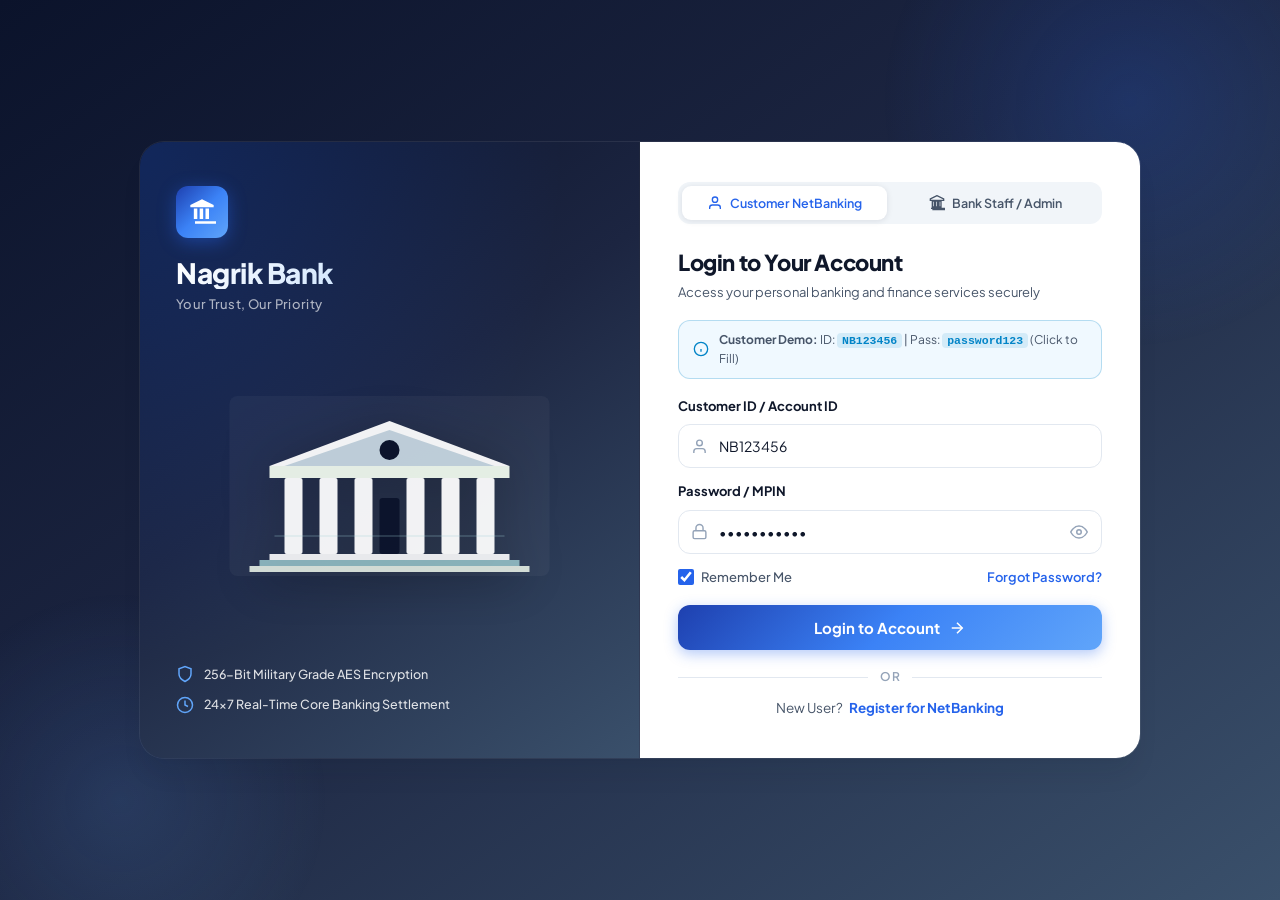
<file: Banking and Personal Finance Management System/index.html>
﻿<!DOCTYPE html>
<html lang="en">
<head>
    <meta charset="UTF-8">
    <meta name="viewport" content="width=device-width, initial-scale=1.0">
    <title>Nagrik Bank - Secure NetBanking Login</title>
    <link rel="stylesheet" href="member_1.css">
</head>
<body id="login-view" class="login-body">

    <div class="login-wrapper">
        <div class="login-split-card">
            <!-- Left Branding & Security Panel -->
            <div class="login-brand-side">
                <div class="brand-side-top">
                    <div class="login-logo-pill">
                        <!-- Temple / Pillar Bank Icon -->
                        <svg viewBox="0 0 24 24" fill="currentColor">
                            <path d="M12 1L2 6v2h20V6L12 1zm-7 8v9h3V9H5zm5 0v9h3V9h-3zm5 0v9h3V9h-3zm-9 11v2h18v-2H3z"/>
                        </svg>
                    </div>
                    <h1 class="login-bank-title">Nagrik Bank</h1>
                    <p class="login-bank-motto">Your Trust, Our Priority</p>
                </div>

                <!-- Neoclassical Architectural Building Graphic -->
                <div class="login-arch-visual">
                    <svg class="bank-facade-vector" viewBox="0 0 320 180" fill="none" xmlns="http://www.w3.org/2000/svg">
                        <rect width="320" height="180" rx="8" fill="rgba(255,255,255,0.04)"/>
                        <path d="M20 170 H300 V176 H20 Z" fill="#F1FAEE" opacity="0.9"/>
                        <path d="M30 164 H290 V170 H30 Z" fill="#A8DADC" opacity="0.8"/>
                        <path d="M40 158 H280 V164 H40 Z" fill="#FFFFFF" opacity="0.95"/>
                        <polygon points="160,25 40,70 280,70" fill="#FFFFFF"/>
                        <polygon points="160,34 55,70 265,70" fill="#457B9D" opacity="0.3"/>
                        <circle cx="160" cy="54" r="10" fill="#0B132B"/>
                        <rect x="40" y="70" width="240" height="12" fill="#F1FAEE"/>
                        <rect x="55" y="82" width="18" height="76" rx="2" fill="#FFFFFF"/>
                        <rect x="90" y="82" width="18" height="76" rx="2" fill="#FFFFFF"/>
                        <rect x="125" y="82" width="18" height="76" rx="2" fill="#FFFFFF"/>
                        <rect x="150" y="102" width="20" height="56" rx="3" fill="#0B132B"/>
                        <rect x="177" y="82" width="18" height="76" rx="2" fill="#FFFFFF"/>
                        <rect x="212" y="82" width="18" height="76" rx="2" fill="#FFFFFF"/>
                        <rect x="247" y="82" width="18" height="76" rx="2" fill="#FFFFFF"/>
                        <line x1="45" y1="140" x2="275" y2="140" stroke="#A8DADC" stroke-width="1" opacity="0.4"/>
                    </svg>
                </div>

                <!-- Trust Points -->
                <div class="login-trust-points">
                    <div class="trust-item">
                        <svg viewBox="0 0 24 24" fill="none" stroke="currentColor" stroke-width="2"><path d="M12 22s8-4 8-10V5l-8-3-8 3v7c0 6 8 10 8 10z"/></svg>
                        <span>256-Bit Military Grade AES Encryption</span>
                    </div>
                    <div class="trust-item">
                        <svg viewBox="0 0 24 24" fill="none" stroke="currentColor" stroke-width="2"><circle cx="12" cy="12" r="10"/><polyline points="12 6 12 12 16 14"/></svg>
                        <span>24x7 Real-Time Core Banking Settlement</span>
                    </div>
                </div>
            </div>

            <!-- Right Login Form Panel -->
            <div class="login-form-side">
                <!-- Role Selector Tabs: Customer vs Bank Staff / Admin -->
                <div class="auth-role-tabs" id="auth-role-tabs">
                    <button type="button" class="role-tab-btn active" id="tab-role-customer" data-role="customer">
                        <svg viewBox="0 0 24 24" fill="none" stroke="currentColor" stroke-width="2" width="16" height="16"><path d="M20 21v-2a4 4 0 0 0-4-4H8a4 4 0 0 0-4 4v2"></path><circle cx="12" cy="7" r="4"></circle></svg>
                        <span>Customer NetBanking</span>
                    </button>
                    <button type="button" class="role-tab-btn" id="tab-role-admin" data-role="admin">
                        <svg viewBox="0 0 24 24" fill="none" stroke="currentColor" stroke-width="2" width="16" height="16"><path d="M12 1L2 6v2h20V6L12 1zm-7 8v9h3V9H5zm5 0v9h3V9h-3zm5 0v9h3V9h-3zm-9 11v2h18v-2H3z"/></svg>
                        <span>Bank Staff / Admin</span>
                    </button>
                </div>

                <div class="login-form-header">
                    <h2 class="login-form-heading" id="login-heading-text">Login to Your Account</h2>
                    <p class="login-form-subtext" id="login-subtext">Access your personal banking and finance services securely</p>
                </div>

                <!-- One-click Demo Pills for both roles -->
                <div class="demo-quick-box" id="btn-fill-demo" title="Click to autofill demo credentials">
                    <svg viewBox="0 0 24 24" fill="none" stroke="currentColor" stroke-width="2" width="16" height="16"><circle cx="12" cy="12" r="10"></circle><line x1="12" y1="16" x2="12" y2="12"></line><line x1="12" y1="8" x2="12.01" y2="8"></line></svg>
                    <span id="demo-banner-text"><strong>Customer Demo:</strong> ID: <code>NB123456</code> | Pass: <code>password123</code> (Click to Fill)</span>
                </div>

                <!-- Main Login Form -->
                <form id="netbanking-login-form" class="auth-form">
                    <input type="hidden" id="login-selected-role" value="customer">

                    <div class="form-group">
                        <label class="form-label" id="lbl-login-id" for="login-customer-id">Customer ID / Account ID</label>
                        <div class="input-with-icon-wrap">
                            <svg class="input-icon" id="login-id-icon" viewBox="0 0 24 24" fill="none" stroke="currentColor" stroke-width="2">
                                <path d="M20 21v-2a4 4 0 0 0-4-4H8a4 4 0 0 0-4 4v2"/>
                                <circle cx="12" cy="7" r="4"/>
                            </svg>
                            <input type="text" class="form-input icon-input" id="login-customer-id" placeholder="Enter Customer ID (e.g. NB123456)" value="NB123456" required>
                        </div>
                    </div>

                    <div class="form-group">
                        <label class="form-label" for="login-password">Password / MPIN</label>
                        <div class="input-with-icon-wrap">
                            <svg class="input-icon" viewBox="0 0 24 24" fill="none" stroke="currentColor" stroke-width="2">
                                <rect x="3" y="11" width="18" height="11" rx="2" ry="2"/>
                                <path d="M7 11V7a5 5 0 0 1 10 0v4"/>
                            </svg>
                            <input type="password" class="form-input icon-input" id="login-password" placeholder="Enter your password" value="password123" required>
                            <button type="button" class="btn-toggle-password" id="btn-toggle-pwd" title="Show/Hide Password">
                                <svg id="pwd-eye-icon" viewBox="0 0 24 24" fill="none" stroke="currentColor" stroke-width="2" width="18" height="18">
                                    <path d="M1 12s4-8 11-8 11 8 11 8-4 8-11 8-11-8-11-8z"></path>
                                    <circle cx="12" cy="12" r="3"></circle>
                                </svg>
                            </button>
                        </div>
                    </div>

                    <div class="auth-row-options">
                        <label class="custom-checkbox-label">
                            <input type="checkbox" id="login-remember-me" checked>
                            <span>Remember Me</span>
                        </label>
                        <a href="javascript:void(0)" class="auth-link" id="link-forgot-pwd">Forgot Password?</a>
                    </div>

                    <button type="submit" class="btn-auth-submit" id="btn-login-submit">
                        <span id="btn-submit-text">Login to Account</span>
                        <svg viewBox="0 0 24 24" fill="none" stroke="currentColor" stroke-width="2" width="18" height="18"><line x1="5" y1="12" x2="19" y2="12"></line><polyline points="12 5 19 12 12 19"></polyline></svg>
                    </button>
                </form>

                <div class="auth-divider" id="auth-divider-box">
                    <span>OR</span>
                </div>

                <div class="auth-footer-prompt" id="auth-register-prompt">
                    <span>New User?</span>
                    <a href="javascript:void(0)" class="auth-link-bold" id="link-register-user">Register for NetBanking</a>
                </div>
            </div>
        </div>
    </div>

    <!-- Forgot Password Modal -->
    <div class="modal-backdrop" id="forgot-password-modal">
        <div class="modal-box">
            <div class="modal-header">
                <h3 class="modal-title">Reset NetBanking Password</h3>
                <button class="modal-close" onclick="closeModal('forgot-password-modal')">&times;</button>
            </div>
            <form id="forgot-password-form">
                <div class="modal-body">
                    <p style="font-size:13px; color:var(--text-secondary); margin-bottom:16px;">
                        Enter your registered Customer ID or Phone Number to receive a 6-digit OTP code for password recovery.
                    </p>
                    <div class="form-group">
                        <label class="form-label">Customer ID or Mobile Number</label>
                        <input type="text" class="form-input" id="forgot-user-input" placeholder="NB123456 or +91 98765 43210" required>
                    </div>
                </div>
                <div class="modal-footer">
                    <button type="button" class="btn-secondary" onclick="closeModal('forgot-password-modal')">Cancel</button>
                    <button type="submit" class="btn-primary">Send OTP Code</button>
                </div>
            </form>
        </div>
    </div>

    <!-- Register Modal -->
    <div class="modal-backdrop" id="register-user-modal">
        <div class="modal-box">
            <div class="modal-header">
                <h3 class="modal-title">New User Registration</h3>
                <button class="modal-close" onclick="closeModal('register-user-modal')">&times;</button>
            </div>
            <form id="register-user-form">
                <div class="modal-body">
                    <div class="form-group">
                        <label class="form-label">12-Digit Account Number</label>
                        <input type="text" class="form-input" id="reg-acc-num" placeholder="458289204582" required>
                    </div>
                    <div class="form-group">
                        <label class="form-label">Registered Mobile Number</label>
                        <input type="tel" class="form-input" id="reg-mobile" placeholder="+91 98765 43210" required>
                    </div>
                    <div class="form-group">
                        <label class="form-label">Full Name</label>
                        <input type="text" class="form-input" id="reg-name" placeholder="Rohit Saraswat" required>
                    </div>
                    <div class="form-group">
                        <label class="form-label">Create NetBanking Password</label>
                        <input type="password" class="form-input" id="reg-password" placeholder="At least 8 characters" required>
                    </div>
                </div>
                <div class="modal-footer">
                    <button type="button" class="btn-secondary" onclick="closeModal('register-user-modal')">Cancel</button>
                    <button type="submit" class="btn-primary">Proceed to Registration</button>
                </div>
            </form>
        </div>
    </div>

    <!-- Toast Notifications Container -->
    <div class="toast-container" id="toast-container"></div>

    <script src="member_1.js"></script>
</body>
</html>
</file>
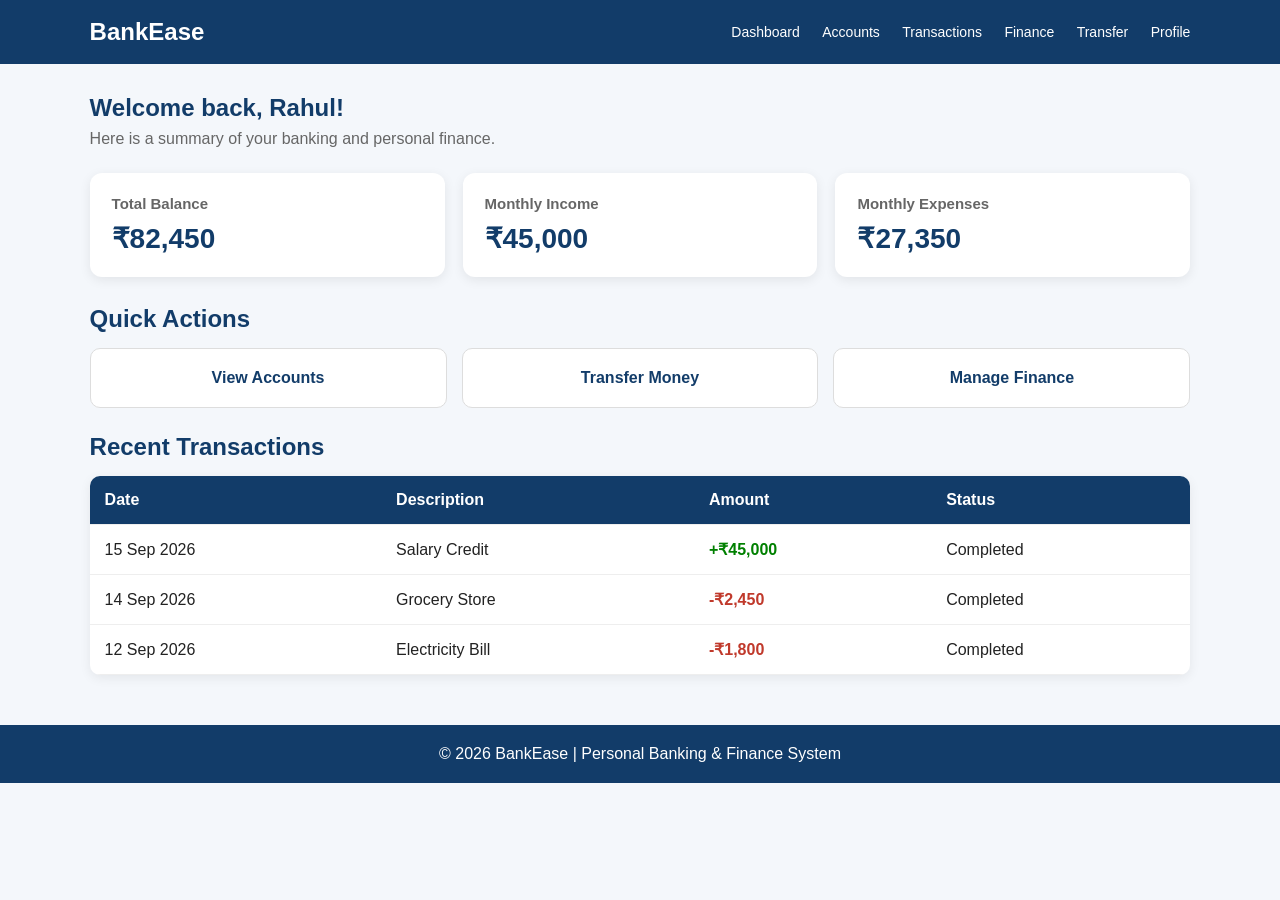
<file: Banking and Persional Finance Management/Member 1/index.html>
<!DOCTYPE html>
<html lang="en">
<head>
    <meta charset="UTF-8">
    <meta name="viewport" content="width=device-width, initial-scale=1.0">
    <title>BankEase - Dashboard</title>
    <link rel="stylesheet" href="member_1.css">
</head>
<body>
<header>
    <div class="logo">BankEase</div>
    <nav>
        <a href="../Member 1/index.html">Dashboard</a>
        <a href="../Member 1/accounts.html">Accounts</a>
        <a href="../Member 2/transactions.html">Transactions</a>
        <a href="../Member 3/finance.html">Finance</a>
        <a href="../Member 4/transfer.html">Transfer</a>
        <a href="../Member 4/profile.html">Profile</a>
    </nav>
</header>

<main class="container">
    <section class="welcome">
        <h1>Welcome back, Rahul!</h1>
        <p>Here is a summary of your banking and personal finance.</p>
    </section>

    <section class="cards">
        <div class="card">
            <h3>Total Balance</h3>
            <div class="amount">₹82,450</div>
        </div>
        <div class="card">
            <h3>Monthly Income</h3>
            <div class="amount">₹45,000</div>
        </div>
        <div class="card">
            <h3>Monthly Expenses</h3>
            <div class="amount">₹27,350</div>
        </div>
    </section>

    <h2 class="section-title">Quick Actions</h2>
    <section class="quick-actions">
        <a class="action" href="../Member 1/accounts.html">View Accounts</a>
        <a class="action" href="../Member 4/transfer.html">Transfer Money</a>
        <a class="action" href="../Member 3/finance.html">Manage Finance</a>
    </section>

    <h2 class="section-title">Recent Transactions</h2>
    <table>
        <tr>
            <th>Date</th>
            <th>Description</th>
            <th>Amount</th>
            <th>Status</th>
        </tr>
        <tr>
            <td>15 Sep 2026</td>
            <td>Salary Credit</td>
            <td class="credit">+₹45,000</td>
            <td>Completed</td>
        </tr>
        <tr>
            <td>14 Sep 2026</td>
            <td>Grocery Store</td>
            <td class="debit">-₹2,450</td>
            <td>Completed</td>
        </tr>
        <tr>
            <td>12 Sep 2026</td>
            <td>Electricity Bill</td>
            <td class="debit">-₹1,800</td>
            <td>Completed</td>
        </tr>
    </table>
</main>

<footer>© 2026 BankEase | Personal Banking & Finance System</footer>
</body>
</html>
</file>
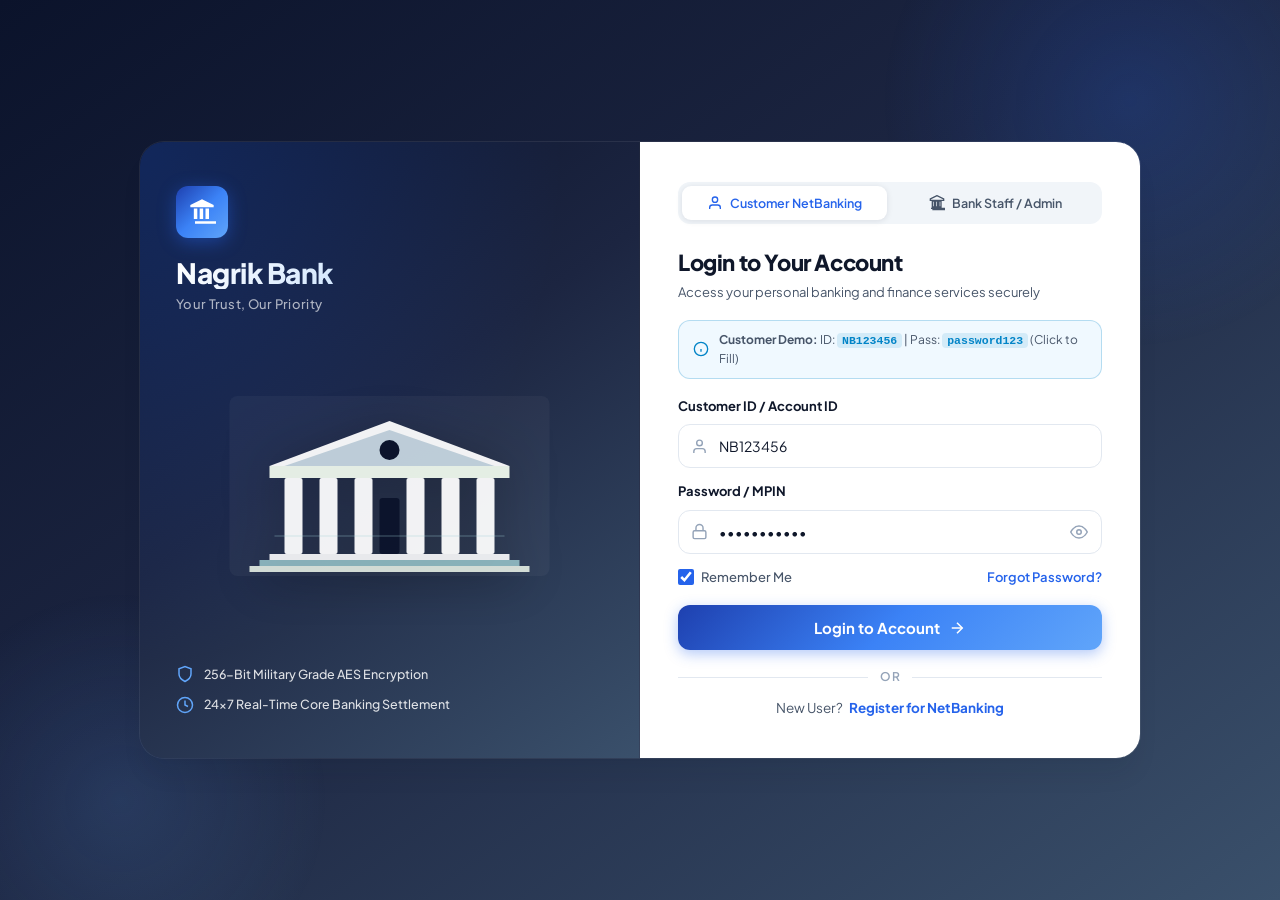
<file: Banking and Personal Finance Management System/accounts.html>
<!DOCTYPE html>
<html lang="en">

<head>
    <meta charset="UTF-8">
    <meta name="viewport" content="width=device-width, initial-scale=1.0">
    <title>NAGRIK BANK - Accounts & Digital Vaults</title>
    <link rel="stylesheet" href="member_1.css">
</head>

<body id="accounts-view">

    <!-- ================= TOP NAVIGATION HEADER ================= -->
    <header class="bank-header">
        <div class="header-container">
                <a href="dashboard.html" class="brand-wrapper">
                    <div class="brand-icon-box">
                        <svg viewBox="0 0 24 24" fill="none" stroke="currentColor" stroke-width="2.2"
                            stroke-linecap="round" stroke-linejoin="round">
                            <rect x="3" y="11" width="18" height="11" rx="2" ry="2"></rect>
                            <path d="M7 11V7a5 5 0 0 1 10 0v4"></path>
                        </svg>
                    </div>
                    <div class="brand-text">
                        <span class="brand-name">NAGRIK BANK</span>
                        <span class="brand-tagline">Premier Digital Bank</span>
                    </div>
                </a>

                <nav class="main-nav">
                        <a href="dashboard.html" class="nav-link">
                            <svg viewBox="0 0 24 24" fill="none" stroke="currentColor" stroke-width="2">
                                <path d="M3 9l9-7 9 7v11a2 2 0 0 1-2 2H5a2 2 0 0 1-2-2z"></path>
                                <polyline points="9 22 9 12 15 12 15 22"></polyline>
                            </svg>
                            Dashboard
                        </a>
                        <a href="accounts.html" class="nav-link active">
                            <svg viewBox="0 0 24 24" fill="none" stroke="currentColor" stroke-width="2">
                                <rect x="2" y="5" width="20" height="14" rx="2"></rect>
                                <line x1="2" y1="10" x2="22" y2="10"></line>
                            </svg>
                            Accounts
                        </a>
                        <a href="transactions.html" class="nav-link">
                            <svg viewBox="0 0 24 24" fill="none" stroke="currentColor" stroke-width="2">
                                <line x1="12" y1="1" x2="12" y2="23"></line>
                                <path d="M17 5H9.5a3.5 3.5 0 0 0 0 7h5a3.5 3.5 0 0 1 0 7H6"></path>
                            </svg>
                            Transactions
                        </a>
                        <a href="finance.html" class="nav-link">
                            <svg viewBox="0 0 24 24" fill="none" stroke="currentColor" stroke-width="2">
                                <path d="M21.21 15.89A10 10 0 1 1 8 2.83"></path>
                                <path d="M22 12A10 10 0 0 0 12 2v10z"></path>
                            </svg>
                            Finance
                        </a>
                        <a href="transfer.html" class="nav-link">
                            <svg viewBox="0 0 24 24" fill="none" stroke="currentColor" stroke-width="2">
                                <line x1="22" y1="2" x2="11" y2="13"></line>
                                <polygon points="22 2 15 22 11 13 2 9 22 2"></polygon>
                            </svg>
                            Transfer
                        </a>
                        <a href="profile.html" class="nav-link">
                            <svg viewBox="0 0 24 24" fill="none" stroke="currentColor" stroke-width="2">
                                <path d="M20 21v-2a4 4 0 0 0-4-4H8a4 4 0 0 0-4 4v2"></path>
                                <circle cx="12" cy="7" r="4"></circle>
                            </svg>
                            Profile
                        </a>
                </nav>

                <div class="header-actions">
                    <button class="btn-icon" id="theme-toggle-btn" title="Toggle Light/Dark Theme">
                        <svg viewBox="0 0 24 24" fill="none" stroke="currentColor" stroke-width="2">
                            <path d="M21 12.79A9 9 0 1 1 11.21 3 7 7 0 0 0 21 12.79z"></path>
                        </svg>
                    </button>
                    <a href="profile.html" class="user-profile-badge">
                        <div class="avatar-circle">RS</div>
                        <div class="user-name-role">
                            <span class="badge-name">Rohit Saraswat</span>
                            <span class="badge-status">● Verified</span>
                        </div>
                    </a>
                    <a href="index.html" class="btn-logout-nav" id="btn-logout-nav" title="Logout from Nagrik Bank">
                        <svg viewBox="0 0 24 24" fill="none" stroke="currentColor" stroke-width="2" width="16"
                            height="16">
                            <path d="M9 21H5a2 2 0 0 1-2-2V5a2 2 0 0 1 2-2h4"></path>
                            <polyline points="16 17 21 12 16 7"></polyline>
                            <line x1="21" y1="12" x2="9" y2="12"></line>
                        </svg>
                        <span>Logout</span>
                    </a>
                </div>
        </div>
    </header>

    <main class="main-wrapper">
        <!-- Page Header & Action -->
        <div class="accounts-page-header">
            <div>
                <h1 style="font-size:26px; font-weight:800; color:var(--text-primary); margin-bottom:4px;">My Accounts
                    &amp; Vaults</h1>
                <p style="color:var(--text-secondary); font-size:14px;">Manage your savings accounts, current accounts,
                    and high-interest fixed deposit vaults.</p>
            </div>
            <button class="btn-primary" id="btn-open-new-account">
                <svg width="16" height="16" viewBox="0 0 24 24" fill="none" stroke="currentColor" stroke-width="2.5">
                    <line x1="12" y1="5" x2="12" y2="19"></line>
                    <line x1="5" y1="12" x2="19" y2="12"></line>
                </svg>
                Open New Sub-Account
            </button>
        </div>

        <!-- Accounts Summary Strip -->
        <section class="metric-grid" style="grid-template-columns: repeat(3, 1fr); margin-bottom:28px;">
            <div class="metric-card">
                <span class="metric-title">Total Liquid Funds</span>
                <div class="metric-value" id="summary-liquid-balance" style="color:var(--brand-blue); margin:8px 0;">
                    ₹0.00</div>
                <span style="font-size:12px; color:var(--text-muted);">Savings + Current Accounts</span>
            </div>
            <div class="metric-card">
                <span class="metric-title">Locked Wealth Vaults</span>
                <div class="metric-value" id="summary-fd-balance" style="color:var(--warning); margin:8px 0;">₹0.00
                </div>
                <span style="font-size:12px; color:var(--text-muted);">Fixed Deposits (7.15% APY)</span>
            </div>
            <div class="metric-card">
                <span class="metric-title">Total Combined Networth</span>
                <div class="metric-value" id="summary-total-networth" style="color:var(--success); margin:8px 0;">₹0.00
                </div>
                <span style="font-size:12px; color:var(--text-muted);">FDIC/DICGC Insured up to ₹5,00,000</span>
            </div>
        </section>

        <!-- Account Cards Grid -->
        <div class="account-cards-grid" id="accounts-cards-grid">
            <!-- Rendered dynamically via member_1.js -->
        </div>

        <!-- Detailed Account Ledger & Information Table -->
        <div class="card-panel">
            <div class="panel-header">
                <h2 class="panel-title">
                    <svg width="20" height="20" viewBox="0 0 24 24" fill="none" stroke="currentColor" stroke-width="2">
                        <path d="M14 2H6a2 2 0 0 0-2 2v16a2 2 0 0 0 2 2h12a2 2 0 0 0 2-2V8z"></path>
                        <polyline points="14 2 14 8 20 8"></polyline>
                        <line x1="16" y1="13" x2="8" y2="13"></line>
                        <line x1="16" y1="17" x2="8" y2="17"></line>
                        <polyline points="10 9 9 9 8 9"></polyline>
                    </svg>
                    Account Directory &amp; Compliance Summary
                </h2>
                <button class="btn-secondary" onclick="window.print()" style="font-size:12px; padding:6px 12px;">
                    <svg width="14" height="14" viewBox="0 0 24 24" fill="none" stroke="currentColor" stroke-width="2">
                        <polyline points="6 9 6 2 18 2 18 9"></polyline>
                        <path d="M6 18H4a2 2 0 0 1-2-2v-5a2 2 0 0 1 2-2h16a2 2 0 0 1 2 2v5a2 2 0 0 1-2 2h-2"></path>
                        <rect x="6" y="14" width="12" height="8"></rect>
                    </svg> Print Account Certificate
                </button>
            </div>

            <div class="table-responsive">
                <table class="bank-table">
                    <thead>
                        <tr>
                            <th>Account Name &amp; Label</th>
                            <th>Type</th>
                            <th>Full Account Number</th>
                            <th>Available Balance</th>
                            <th>Interest / Yield</th>
                            <th>Operational Status</th>
                        </tr>
                    </thead>
                    <tbody id="accounts-comparison-tbody">
                        <!-- Populated via member_1.js -->
                    </tbody>
                </table>
            </div>
        </div>
    </main>

    <!-- ================= MODALS ================= -->

    <!-- Open New Account Modal -->
    <div class="modal-backdrop" id="open-account-modal">
        <div class="modal-box">
            <div class="modal-header">
                <h3 class="modal-title">Open New Bank Account</h3>
                <button class="modal-close" onclick="closeModal('open-account-modal')">&times;</button>
            </div>
            <form id="open-account-form">
                <div class="modal-body">
                    <div class="form-group">
                        <label class="form-label">Account Type</label>
                        <select class="form-select" id="new-acc-type" required>
                            <option value="Savings">Savings Account (4.25% p.a.)</option>
                            <option value="Current">Current Account (Business zero-balance)</option>
                            <option value="Fixed Deposit">Fixed Deposit Wealth Vault (7.10% p.a.)</option>
                        </select>
                    </div>
                    <div class="form-group">
                        <label class="form-label">Account Nickname</label>
                        <input type="text" class="form-input" id="new-acc-name"
                            placeholder="e.g. Vacation Vault, Tax Saver" required>
                    </div>
                    <div class="form-group">
                        <label class="form-label">Initial Opening Deposit (₹)</label>
                        <input type="number" class="form-input" id="new-acc-deposit" placeholder="e.g. 5000" min="0"
                            step="100">
                    </div>
                    <p style="font-size:12px; color:var(--text-muted);">New sub-accounts are activated instantly with
                        zero opening fees and paperless e-KYC.</p>
                </div>
                <div class="modal-footer">
                    <button type="button" class="btn-secondary"
                        onclick="closeModal('open-account-modal')">Cancel</button>
                    <button type="submit" class="btn-primary">Create Account</button>
                </div>
            </form>
        </div>
    </div>

    <!-- Account Direct Deposit Modal -->
    <div class="modal-backdrop" id="account-deposit-modal">
        <div class="modal-box">
            <div class="modal-header">
                <h3 class="modal-title">Deposit to Account</h3>
                <button class="modal-close" onclick="closeModal('account-deposit-modal')">&times;</button>
            </div>
            <form id="account-deposit-form">
                <input type="hidden" id="acc-deposit-id">
                <div class="modal-body">
                    <div id="acc-deposit-name-label"
                        style="font-weight:700; color:var(--brand-blue); margin-bottom:14px; font-size:15px;"></div>
                    <div class="form-group">
                        <label class="form-label">Deposit Amount (₹)</label>
                        <input type="number" class="form-input" id="acc-deposit-amount" placeholder="e.g. 10000"
                            min="100" step="100" required>
                    </div>
                    <div class="form-group">
                        <label class="form-label">Note / Remark</label>
                        <input type="text" class="form-input" id="acc-deposit-note"
                            placeholder="Direct deposit reference">
                    </div>
                </div>
                <div class="modal-footer">
                    <button type="button" class="btn-secondary"
                        onclick="closeModal('account-deposit-modal')">Cancel</button>
                    <button type="submit" class="btn-primary">Deposit Now</button>
                </div>
            </form>
        </div>
    </div>

    <!-- ================= FOOTER ================= -->
    <footer class="bank-footer">
        <div class="footer-container">
            <div>
                <strong>© 2026 NAGRIK BANK Digital Banking.</strong> All rights reserved. 256-bit SSL secured.
            </div>
            <nav class="footer-nav">
                <a href="dashboard.html">Dashboard</a>
                <a href="accounts.html">Accounts</a>
                <a href="transactions.html">Transactions</a>
                <a href="finance.html">Finance</a>
                <a href="transfer.html">Transfer</a>
                <a href="profile.html">Profile</a>
            </nav>
        </div>
    </footer>

    <!-- Scripts -->
    <script src="member_1.js"></script>
</body>

</html>
</file>
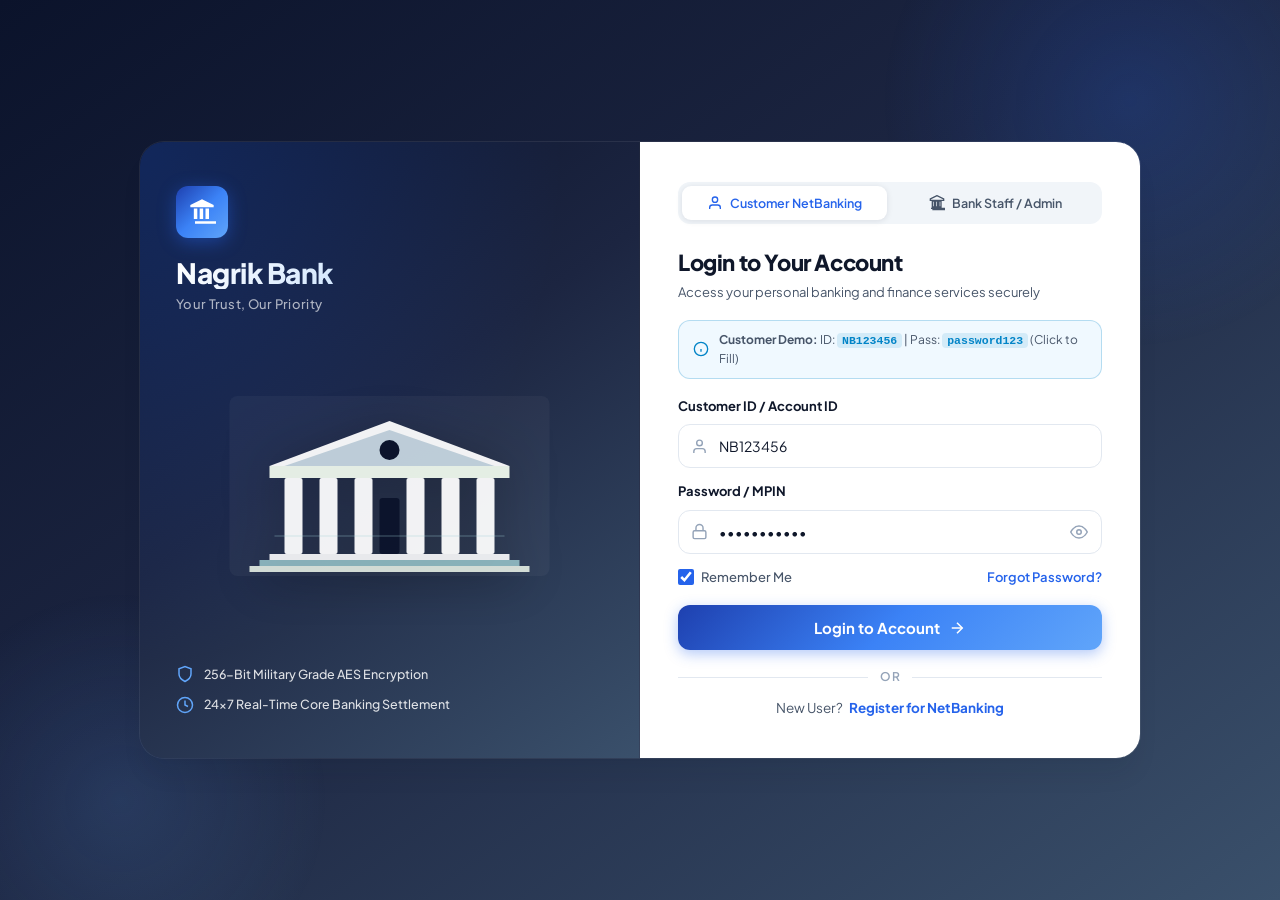
<file: Banking and Personal Finance Management System/admin.html>
<!DOCTYPE html>
<html lang="en">
<head>
    <meta charset="UTF-8">
    <meta name="viewport" content="width=device-width, initial-scale=1.0">
    <title>Nagrik Bank - CBS Admin & Branch Operations Portal</title>
    <link rel="stylesheet" href="member_1.css">
</head>
<body id="admin-view" class="admin-portal-body">

    <!-- ================= TOP ADMIN NAVIGATION HEADER ================= -->
    <header class="bank-header admin-header">
        <div class="header-container admin-header-container">
            <a href="admin.html" class="brand-wrapper">
                <div class="brand-icon-box admin-brand-icon">
                    <svg viewBox="0 0 24 24" fill="currentColor">
                        <path d="M12 1L2 6v2h20V6L12 1zm-7 8v9h3V9H5zm5 0v9h3V9h-3zm5 0v9h3V9h-3zm-9 11v2h18v-2H3z"/>
                    </svg>
                </div>
                <div class="brand-text">
                    <span class="brand-name">NAGRIK BANK</span>
                    <span class="brand-tagline admin-tagline">CBS Staff Terminal • Branch #0402 (Civil Lines)</span>
                </div>
            </a>

            <!-- Admin Main Navigation Tabs -->
            <nav class="main-nav admin-nav">
                <button type="button" class="admin-nav-btn active" data-target="panel-overview">
                    <svg viewBox="0 0 24 24" fill="none" stroke="currentColor" stroke-width="2"><path d="M3 9l9-7 9 7v11a2 2 0 0 1-2 2H5a2 2 0 0 1-2-2z"></path><polyline points="9 22 9 12 15 12 15 22"></polyline></svg>
                    <span>Branch Overview</span>
                </button>
                <button type="button" class="admin-nav-btn" data-target="panel-customers">
                    <svg viewBox="0 0 24 24" fill="none" stroke="currentColor" stroke-width="2"><path d="M17 21v-2a4 4 0 0 0-4-4H5a4 4 0 0 0-4 4v2"></path><circle cx="9" cy="7" r="4"></circle><path d="M23 21v-2a4 4 0 0 0-3-3.87"></path><path d="M16 3.13a4 4 0 0 1 0 7.75"></path></svg>
                    <span>Customer Accounts</span>
                </button>
                <button type="button" class="admin-nav-btn" data-target="panel-teller">
                    <svg viewBox="0 0 24 24" fill="none" stroke="currentColor" stroke-width="2"><rect x="2" y="4" width="20" height="16" rx="2"></rect><line x1="12" y1="8" x2="12" y2="16"></line><line x1="8" y1="12" x2="16" y2="12"></line></svg>
                    <span>Cashier &amp; Counter Desk</span>
                </button>
                <button type="button" class="admin-nav-btn" data-target="panel-loans">
                    <svg viewBox="0 0 24 24" fill="none" stroke="currentColor" stroke-width="2"><path d="M14 2H6a2 2 0 0 0-2 2v16a2 2 0 0 0 2 2h12a2 2 0 0 0 2-2V8z"></path><polyline points="14 2 14 8 20 8"></polyline><line x1="16" y1="13" x2="8" y2="13"></line><line x1="16" y1="17" x2="8" y2="17"></line><polyline points="10 9 9 9 8 9"></polyline></svg>
                    <span>Loan Desk <span class="admin-pill-badge" id="pending-loan-badge">2</span></span>
                </button>
                <button type="button" class="admin-nav-btn" data-target="panel-audit">
                    <svg viewBox="0 0 24 24" fill="none" stroke="currentColor" stroke-width="2"><path d="M12 22s8-4 8-10V5l-8-3-8 3v7c0 6 8 10 8 10z"></path></svg>
                    <span>Surveillance &amp; Audit</span>
                </button>
                <button type="button" class="admin-nav-btn" data-target="panel-onboard">
                    <svg viewBox="0 0 24 24" fill="none" stroke="currentColor" stroke-width="2"><path d="M16 21v-2a4 4 0 0 0-4-4H5a4 4 0 0 0-4 4v2"></path><circle cx="8.5" cy="7" r="4"></circle><line x1="20" y1="8" x2="20" y2="14"></line><line x1="23" y1="11" x2="17" y2="11"></line></svg>
                    <span>Onboard Customer</span>
                </button>
            </nav>

            <div class="header-actions">
                <!-- Theme Toggle -->
                <button class="btn-icon" id="theme-toggle-btn" title="Toggle Light/Dark Theme">
                    <svg viewBox="0 0 24 24" fill="none" stroke="currentColor" stroke-width="2"><path d="M21 12.79A9 9 0 1 1 11.21 3 7 7 0 0 0 21 12.79z"></path></svg>
                </button>

                <!-- Admin Staff Badge -->
                <div class="user-profile-badge admin-badge-wrap">
                    <div class="avatar-circle admin-avatar">VM</div>
                    <div class="user-name-role">
                        <span class="badge-name" id="admin-staff-name">Vikram Malhotra</span>
                        <span class="badge-status admin-role-tag">● Sr. Branch Manager</span>
                    </div>
                </div>

                <!-- Admin Logout -->
                <a href="index.html" class="btn-logout-nav" id="btn-admin-logout" title="Exit Admin Terminal">
                    <svg viewBox="0 0 24 24" fill="none" stroke="currentColor" stroke-width="2" width="16" height="16"><path d="M9 21H5a2 2 0 0 1-2-2V5a2 2 0 0 1 2-2h4"></path><polyline points="16 17 21 12 16 7"></polyline><line x1="21" y1="12" x2="9" y2="12"></line></svg>
                    <span>Logout</span>
                </a>
            </div>
        </div>
    </header>

    <!-- Branch Operations Status Strip -->
    <div class="admin-status-strip">
        <div class="status-strip-container">
            <div class="status-item">
                <span class="pulse-indicator green"></span>
                <span>CBS Gateway: <strong>Live &amp; Synced</strong></span>
            </div>
            <div class="status-divider"></div>
            <div class="status-item">
                <svg viewBox="0 0 24 24" fill="none" stroke="currentColor" stroke-width="2" width="14" height="14"><rect x="3" y="11" width="18" height="11" rx="2" ry="2"></rect><path d="M7 11V7a5 5 0 0 1 10 0v4"></path></svg>
                <span>Branch Vault Reserve: <strong id="strip-vault-reserve">₹1,45,20,000</strong></span>
            </div>
            <div class="status-divider"></div>
            <div class="status-item">
                <span>Clearing Batch: <strong>Cycle #03 (16:00 IST)</strong></span>
            </div>
            <div class="status-divider"></div>
            <div class="status-item">
                <span id="live-clock">25 Nov 2026 | 10:00:00 AM</span>
            </div>
        </div>
    </div>

    <!-- ================= MAIN ADMIN CONTENT WRAPPER ================= -->
    <main class="main-wrapper admin-main-wrapper">

        <!-- ================= PANEL 1: OVERVIEW & KPIS ================= -->
        <section class="admin-panel active" id="panel-overview">
            <div class="panel-header-row">
                <div>
                    <h1 class="panel-title">Branch Performance &amp; Core Banking Metrics</h1>
                    <p class="panel-subtitle">Real-time surveillance of deposits, liquidity reserves, and counter clearing for Branch #0402.</p>
                </div>
                <div class="panel-header-actions">
                    <button class="btn-secondary" id="btn-refresh-admin-metrics">
                        <svg viewBox="0 0 24 24" fill="none" stroke="currentColor" stroke-width="2" width="15" height="15"><polyline points="23 4 23 10 17 10"></polyline><polyline points="1 20 1 14 7 14"></polyline><path d="M3.51 9a9 9 0 0 1 14.85-3.36L23 10M1 14l4.64 4.36A9 9 0 0 0 20.49 15"></path></svg>
                        <span>Refresh Metrics</span>
                    </button>
                    <button class="btn-primary" id="btn-quick-teller-deposit">
                        <svg viewBox="0 0 24 24" fill="none" stroke="currentColor" stroke-width="2" width="15" height="15"><line x1="12" y1="5" x2="12" y2="19"></line><line x1="5" y1="12" x2="19" y2="12"></line></svg>
                        <span>Walk-in Cash Deposit</span>
                    </button>
                </div>
            </div>

            <!-- KPI Metric Cards Grid -->
            <div class="metric-grid admin-kpi-grid">
                <div class="metric-card admin-metric-card">
                    <div class="metric-card-top">
                        <span class="metric-title">Total Customer Deposits</span>
                        <div class="kpi-icon-pill blue">
                            <svg viewBox="0 0 24 24" fill="none" stroke="currentColor" stroke-width="2" width="16" height="16"><rect x="2" y="7" width="20" height="14" rx="2" ry="2"></rect><path d="M16 21V5a2 2 0 0 0-2-2h-4a2 2 0 0 0-2 2v16"></path></svg>
                        </div>
                    </div>
                    <div class="metric-value" id="kpi-total-deposits">₹0.00</div>
                    <div class="metric-footer">
                        <span class="trend-badge positive">↑ Active</span>
                        <span class="trend-text">All active customer liquid balances</span>
                    </div>
                </div>

                <div class="metric-card admin-metric-card">
                    <div class="metric-card-top">
                        <span class="metric-title">Active Bank Accounts</span>
                        <div class="kpi-icon-pill green">
                            <svg viewBox="0 0 24 24" fill="none" stroke="currentColor" stroke-width="2" width="16" height="16"><path d="M17 21v-2a4 4 0 0 0-4-4H5a4 4 0 0 0-4 4v2"></path><circle cx="9" cy="7" r="4"></circle></svg>
                        </div>
                    </div>
                    <div class="metric-value" id="kpi-active-accounts">4 Customers</div>
                    <div class="metric-footer">
                        <span class="trend-badge neutral">100% KYC</span>
                        <span class="trend-text">Fully verified customer profiles</span>
                    </div>
                </div>

                <div class="metric-card admin-metric-card">
                    <div class="metric-card-top">
                        <span class="metric-title">Today's Counter Volume</span>
                        <div class="kpi-icon-pill amber">
                            <svg viewBox="0 0 24 24" fill="none" stroke="currentColor" stroke-width="2" width="16" height="16"><polyline points="22 12 18 12 15 21 9 3 6 12 2 12"></polyline></svg>
                        </div>
                    </div>
                    <div class="metric-value" id="kpi-clearing-volume">₹1,85,400.00</div>
                    <div class="metric-footer">
                        <span class="trend-badge positive">↑ Normal</span>
                        <span class="trend-text">Cleared via RTGS, IMPS &amp; Cashier</span>
                    </div>
                </div>

                <div class="metric-card admin-metric-card">
                    <div class="metric-card-top">
                        <span class="metric-title">Cash Reserve Ratio (CRR)</span>
                        <div class="kpi-icon-pill purple">
                            <svg viewBox="0 0 24 24" fill="none" stroke="currentColor" stroke-width="2" width="16" height="16"><circle cx="12" cy="12" r="10"></circle><polyline points="12 6 12 12 14 14"></polyline></svg>
                        </div>
                    </div>
                    <div class="metric-value">18.5%</div>
                    <div class="metric-footer">
                        <span class="trend-badge positive">RBI Safe</span>
                        <span class="trend-text">Exceeds 4.5% statutory requirement</span>
                    </div>
                </div>
            </div>

            <!-- Two-Column Overview Content -->
            <div class="admin-overview-grid">
                <!-- Left: Recent System-Wide Transactions -->
                <div class="admin-card">
                    <div class="admin-card-header">
                        <div>
                            <h3 class="admin-card-title">Live Transaction Monitor</h3>
                            <p class="admin-card-sub">Real-time ledger updates across all accounts</p>
                        </div>
                        <button class="btn-text-action" id="btn-view-all-audit">View All Audit</button>
                    </div>
                    <div class="admin-table-wrap">
                        <table class="admin-table">
                            <thead>
                                <tr>
                                    <th>Ref / Time</th>
                                    <th>Customer / Party</th>
                                    <th>Type</th>
                                    <th>Amount</th>
                                    <th>Status</th>
                                </tr>
                            </thead>
                            <tbody id="overview-recent-txns-tbody">
                                <!-- Populated dynamically by JS -->
                            </tbody>
                        </table>
                    </div>
                </div>

                <!-- Right: Quick Branch Actions & Alerts -->
                <div class="admin-card">
                    <div class="admin-card-header">
                        <div>
                            <h3 class="admin-card-title">Branch Ops &amp; Security Alerts</h3>
                            <p class="admin-card-sub">Immediate action required</p>
                        </div>
                    </div>
                    <div class="admin-action-list">
                        <div class="admin-alert-item warning">
                            <div class="alert-icon-box">
                                <svg viewBox="0 0 24 24" fill="none" stroke="currentColor" stroke-width="2" width="18" height="18"><path d="M10.29 3.86L1.82 18a2 2 0 0 0 1.71 3h16.94a2 2 0 0 0 1.71-3L13.71 3.86a2 2 0 0 0-3.42 0z"></path><line x1="12" y1="9" x2="12" y2="13"></line><line x1="12" y1="17" x2="12.01" y2="17"></line></svg>
                            </div>
                            <div class="alert-content">
                                <h4 class="alert-title">High-Value NEFT Transfer Flagged</h4>
                                <p class="alert-desc">Transfer of ₹1,20,000 requires Senior Officer Dual Authorization.</p>
                                <div class="alert-action-btns">
                                    <button class="btn-alert-action" onclick="window.BankStore.showToast('Transfer authorized successfully by Branch Manager.', 'success')">Authorize Transfer</button>
                                    <button class="btn-alert-dismiss" onclick="this.closest('.admin-alert-item').remove()">Dismiss</button>
                                </div>
                            </div>
                        </div>

                        <div class="admin-alert-item info">
                            <div class="alert-icon-box">
                                <svg viewBox="0 0 24 24" fill="none" stroke="currentColor" stroke-width="2" width="18" height="18"><path d="M14 2H6a2 2 0 0 0-2 2v16a2 2 0 0 0 2 2h12a2 2 0 0 0 2-2V8z"></path><polyline points="14 2 14 8 20 8"></polyline></svg>
                            </div>
                            <div class="alert-content">
                                <h4 class="alert-title">Pending Home Loan Application</h4>
                                <p class="alert-desc">Applicant: <strong>Rohit Saraswat</strong> (Customer ID: NB123456) for ₹5,00,000.</p>
                                <div class="alert-action-btns">
                                    <button class="btn-alert-action" onclick="document.querySelector('[data-target=\'panel-loans\']').click()">Review Application</button>
                                </div>
                            </div>
                        </div>

                        <div class="admin-alert-item success">
                            <div class="alert-icon-box">
                                <svg viewBox="0 0 24 24" fill="none" stroke="currentColor" stroke-width="2" width="18" height="18"><path d="M22 11.08V12a10 10 0 1 1-5.93-9.14"></path><polyline points="22 4 12 14.01 9 11.01"></polyline></svg>
                            </div>
                            <div class="alert-content">
                                <h4 class="alert-title">EOD Daily Clearing Settlement</h4>
                                <p class="alert-desc">Batch #02 settled successfully with NPCI gateway.</p>
                            </div>
                        </div>
                    </div>
                </div>
            </div>
        </section>

        <!-- ================= PANEL 2: CUSTOMER ACCOUNTS (CBS ROSTER) ================= -->
        <section class="admin-panel" id="panel-customers">
            <div class="panel-header-row">
                <div>
                    <h1 class="panel-title">Customer Account Management (Core Banking)</h1>
                    <p class="panel-subtitle">Search, view, audit, freeze/unfreeze customer accounts, and adjust daily limits.</p>
                </div>
                <div class="panel-header-actions">
                    <button class="btn-primary" onclick="document.querySelector('[data-target=\'panel-onboard\']').click()">
                        <svg viewBox="0 0 24 24" fill="none" stroke="currentColor" stroke-width="2" width="15" height="15"><line x1="12" y1="5" x2="12" y2="19"></line><line x1="5" y1="12" x2="19" y2="12"></line></svg>
                        <span>New Customer Account</span>
                    </button>
                </div>
            </div>

            <!-- Customer Search & Filter Toolbar -->
            <div class="admin-search-toolbar">
                <div class="search-input-wrap">
                    <svg viewBox="0 0 24 24" fill="none" stroke="currentColor" stroke-width="2" width="16" height="16"><circle cx="11" cy="11" r="8"></circle><line x1="21" y1="21" x2="16.65" y2="16.65"></line></svg>
                    <input type="text" class="form-input" id="admin-customer-search-input" placeholder="Search by Customer Name, Customer ID (e.g. NB123456), or Account Number...">
                </div>
                <select class="form-select" id="filter-customer-status" style="width:160px;">
                    <option value="all">All Statuses</option>
                    <option value="active">Active Only</option>
                    <option value="frozen">Frozen Only</option>
                </select>
                <select class="form-select" id="filter-customer-type" style="width:180px;">
                    <option value="all">All Account Types</option>
                    <option value="savings">Savings Accounts</option>
                    <option value="current">Current Accounts</option>
                    <option value="salary">Salary Accounts</option>
                </select>
            </div>

            <!-- Customers Roster Table -->
            <div class="admin-card">
                <div class="admin-table-wrap">
                    <table class="admin-table" id="customer-roster-table">
                        <thead>
                            <tr>
                                <th>Customer ID</th>
                                <th>Account Holder</th>
                                <th>Account No.</th>
                                <th>Account Type</th>
                                <th>Liquid Balance</th>
                                <th>Status</th>
                                <th>KYC Badge</th>
                                <th>Administrative Actions</th>
                            </tr>
                        </thead>
                        <tbody id="customer-roster-tbody">
                            <!-- Populated dynamically by JS -->
                        </tbody>
                    </table>
                </div>
            </div>
        </section>

        <!-- ================= PANEL 3: CASHIER & COUNTER DESK ================= -->
        <section class="admin-panel" id="panel-teller">
            <div class="panel-header-row">
                <div>
                    <h1 class="panel-title">Branch Cashier &amp; Counter Desk</h1>
                    <p class="panel-subtitle">Direct walk-in counter operations for customer cash deposit and withdrawal with instant ledger updates.</p>
                </div>
            </div>

            <div class="teller-workspace-grid">
                <!-- Left: Teller Operation Form -->
                <div class="admin-card teller-form-card">
                    <div class="admin-card-header">
                        <h3 class="admin-card-title">Walk-in Counter Voucher</h3>
                        <span class="teller-tag">Teller Window #02</span>
                    </div>

                    <form id="teller-operation-form" class="teller-form">
                        <!-- Quick Select Customer -->
                        <div class="form-group">
                            <label class="form-label">Customer ID / Account Number</label>
                            <div class="input-with-button-wrap">
                                <input type="text" class="form-input" id="teller-customer-id" placeholder="Enter Customer ID (e.g. NB123456)" value="NB123456" required>
                                <button type="button" class="btn-secondary" id="btn-teller-lookup">Lookup Account</button>
                                <button type="button" class="btn-quick-fill" id="btn-teller-fill-rohit">Select Rohit Saraswat</button>
                            </div>
                        </div>

                        <!-- Customer Preview Info Box -->
                        <div class="teller-customer-preview-box" id="teller-preview-box">
                            <div class="preview-avatar">RS</div>
                            <div class="preview-details">
                                <div class="preview-name" id="preview-name">Rohit Saraswat</div>
                                <div class="preview-acc" id="preview-acc">A/C: 4582 8920 4582 • Primary Savings</div>
                            </div>
                            <div class="preview-balance-box">
                                <span class="lbl">Current Balance</span>
                                <span class="val" id="preview-current-balance">₹0.00</span>
                            </div>
                        </div>

                        <!-- Transaction Type Toggle -->
                        <div class="form-group">
                            <label class="form-label">Operation Type</label>
                            <div class="teller-type-selector">
                                <label class="teller-radio-label deposit active">
                                    <input type="radio" name="teller-type" value="deposit" checked>
                                    <span class="icon">↓</span>
                                    <span>Cash Deposit (Credit)</span>
                                </label>
                                <label class="teller-radio-label withdraw">
                                    <input type="radio" name="teller-type" value="withdrawal">
                                    <span class="icon">↑</span>
                                    <span>Cash Withdrawal (Debit)</span>
                                </label>
                            </div>
                        </div>

                        <!-- Amount & Denomination -->
                        <div class="form-row" style="display:grid; grid-template-columns: 1fr 1fr; gap:16px;">
                            <div class="form-group">
                                <label class="form-label">Transaction Amount (₹)</label>
                                <div class="input-with-icon-wrap">
                                    <span class="currency-symbol">₹</span>
                                    <input type="number" class="form-input currency-input" id="teller-amount" placeholder="e.g. 5000" min="10" step="1" required>
                                </div>
                            </div>
                            <div class="form-group">
                                <label class="form-label">Counter Slip / Voucher No.</label>
                                <input type="text" class="form-input" id="teller-slip-no" value="SLIP-90412" required>
                            </div>
                        </div>

                        <!-- Remarks -->
                        <div class="form-group">
                            <label class="form-label">Teller Remarks / Narration</label>
                            <input type="text" class="form-input" id="teller-narration" placeholder="e.g. Branch Counter Cash Deposit by Account Holder" value="Branch Counter Cash Deposit">
                        </div>

                        <!-- Action Submit -->
                        <button type="submit" class="btn-primary btn-large-teller" id="btn-process-teller">
                            <svg viewBox="0 0 24 24" fill="none" stroke="currentColor" stroke-width="2" width="18" height="18"><polyline points="20 6 9 17 4 12"></polyline></svg>
                            <span>Process &amp; Issue Voucher</span>
                        </button>
                    </form>
                </div>

                <!-- Right: Teller Receipt & History -->
                <div class="admin-card teller-history-card">
                    <div class="admin-card-header">
                        <h3 class="admin-card-title">Recent Counter Vouchers</h3>
                        <span class="teller-history-count" id="teller-session-count">0 Cleared</span>
                    </div>

                    <div class="teller-recent-list" id="teller-recent-list">
                        <!-- Populated by JS -->
                        <div class="empty-teller-placeholder" id="teller-empty-placeholder">
                            <svg viewBox="0 0 24 24" fill="none" stroke="currentColor" stroke-width="1.5" width="40" height="40"><rect x="2" y="4" width="20" height="16" rx="2"></rect><line x1="12" y1="8" x2="12" y2="16"></line><line x1="8" y1="12" x2="16" y2="12"></line></svg>
                            <p>No counter transactions executed this session yet. Submit a deposit or withdrawal on the left to see instant vouchers here.</p>
                        </div>
                    </div>
                </div>
            </div>
        </section>

        <!-- ================= PANEL 4: LOAN & CREDIT DESK ================= -->
        <section class="admin-panel" id="panel-loans">
            <div class="panel-header-row">
                <div>
                    <h1 class="panel-title">Loan &amp; Credit Line Processing Desk</h1>
                    <p class="panel-subtitle">Review, approve, or reject customer loan and overdraft credit applications.</p>
                </div>
            </div>

            <div class="admin-card">
                <div class="admin-table-wrap">
                    <table class="admin-table">
                        <thead>
                            <tr>
                                <th>Application ID</th>
                                <th>Applicant</th>
                                <th>Loan Category</th>
                                <th>Requested Amount</th>
                                <th>Tenure &amp; Interest</th>
                                <th>CIBIL Score</th>
                                <th>Status</th>
                                <th>Sanction Actions</th>
                            </tr>
                        </thead>
                        <tbody id="loan-applications-tbody">
                            <!-- Statically populated with dynamic action handlers in JS -->
                            <tr id="loan-row-LN-8021">
                                <td><code>LN-8021</code></td>
                                <td>
                                    <div class="cust-cell">
                                        <div class="avatar-sm">RS</div>
                                        <div>
                                            <strong>Rohit Saraswat</strong>
                                            <span class="sub">ID: NB123456</span>
                                        </div>
                                    </div>
                                </td>
                                <td>Home Renovation Loan</td>
                                <td><strong>₹5,00,000.00</strong></td>
                                <td>36 Mos @ 8.75% p.a.</td>
                                <td><span class="badge-cibil excellent">792 (Excellent)</span></td>
                                <td><span class="status-pill pending" id="loan-status-LN-8021">Pending Review</span></td>
                                <td>
                                    <div class="table-actions">
                                        <button class="btn-table-action approve" onclick="window.AdminModule.handleLoanAction('LN-8021', 'approve')">Approve Loan</button>
                                        <button class="btn-table-action reject" onclick="window.AdminModule.handleLoanAction('LN-8021', 'reject')">Reject</button>
                                    </div>
                                </td>
                            </tr>
                            <tr id="loan-row-LN-8022">
                                <td><code>LN-8022</code></td>
                                <td>
                                    <div class="cust-cell">
                                        <div class="avatar-sm">PS</div>
                                        <div>
                                            <strong>Priya Sharma</strong>
                                            <span class="sub">ID: NB458921</span>
                                        </div>
                                    </div>
                                </td>
                                <td>Vehicle Loan (EV Car)</td>
                                <td><strong>₹3,50,000.00</strong></td>
                                <td>24 Mos @ 9.20% p.a.</td>
                                <td><span class="badge-cibil good">745 (Good)</span></td>
                                <td><span class="status-pill success">Approved &amp; Disbursed</span></td>
                                <td>
                                    <div class="table-actions">
                                        <button class="btn-table-action" disabled>Completed</button>
                                    </div>
                                </td>
                            </tr>
                            <tr id="loan-row-LN-8023">
                                <td><code>LN-8023</code></td>
                                <td>
                                    <div class="cust-cell">
                                        <div class="avatar-sm">AV</div>
                                        <div>
                                            <strong>Amit Verma</strong>
                                            <span class="sub">ID: NB782103</span>
                                        </div>
                                    </div>
                                </td>
                                <td>MSME Working Capital OD</td>
                                <td><strong>₹8,00,000.00</strong></td>
                                <td>12 Mos @ 10.50% p.a.</td>
                                <td><span class="badge-cibil average">690 (Average)</span></td>
                                <td><span class="status-pill warning" id="loan-status-LN-8023">Under Audit</span></td>
                                <td>
                                    <div class="table-actions">
                                        <button class="btn-table-action approve" onclick="window.AdminModule.handleLoanAction('LN-8023', 'approve')">Approve Loan</button>
                                        <button class="btn-table-action reject" onclick="window.AdminModule.handleLoanAction('LN-8023', 'reject')">Reject</button>
                                    </div>
                                </td>
                            </tr>
                        </tbody>
                    </table>
                </div>
            </div>
        </section>

        <!-- ================= PANEL 5: AUDIT & SURVEILLANCE ================= -->
        <section class="admin-panel" id="panel-audit">
            <div class="panel-header-row">
                <div>
                    <h1 class="panel-title">System-Wide Audit &amp; Transaction Surveillance</h1>
                    <p class="panel-subtitle">Comprehensive transaction trail across all channels (UPI, IMPS, NEFT, Branch Counter).</p>
                </div>
                <div class="panel-header-actions">
                    <button class="btn-secondary" id="btn-export-audit-csv">
                        <svg viewBox="0 0 24 24" fill="none" stroke="currentColor" stroke-width="2" width="15" height="15"><path d="M21 15v4a2 2 0 0 1-2 2H5a2 2 0 0 1-2-2v-4"></path><polyline points="7 10 12 15 17 10"></polyline><line x1="12" y1="15" x2="12" y2="3"></line></svg>
                        <span>Export Audit CSV</span>
                    </button>
                </div>
            </div>

            <!-- Surveillance Filter Bar -->
            <div class="admin-search-toolbar">
                <div class="search-input-wrap">
                    <svg viewBox="0 0 24 24" fill="none" stroke="currentColor" stroke-width="2" width="16" height="16"><circle cx="11" cy="11" r="8"></circle><line x1="21" y1="21" x2="16.65" y2="16.65"></line></svg>
                    <input type="text" class="form-input" id="audit-search-input" placeholder="Filter by transaction ref, party, or category...">
                </div>
                <select class="form-select" id="audit-filter-type" style="width:180px;">
                    <option value="all">All Channels</option>
                    <option value="credit">Credits (Inward)</option>
                    <option value="debit">Debits (Outward)</option>
                </select>
            </div>

            <div class="admin-card">
                <div class="admin-table-wrap">
                    <table class="admin-table" id="audit-master-table">
                        <thead>
                            <tr>
                                <th>Transaction Ref</th>
                                <th>Timestamp</th>
                                <th>Party / Description</th>
                                <th>Channel / Mode</th>
                                <th>Flow</th>
                                <th>Amount</th>
                                <th>Surveillance Status</th>
                                <th>Action</th>
                            </tr>
                        </thead>
                        <tbody id="audit-master-tbody">
                            <!-- Populated dynamically by JS -->
                        </tbody>
                    </table>
                </div>
            </div>
        </section>

        <!-- ================= PANEL 6: ONBOARD NEW CUSTOMER ================= -->
        <section class="admin-panel" id="panel-onboard">
            <div class="panel-header-row">
                <div>
                    <h1 class="panel-title">Customer Onboarding &amp; Account Opening</h1>
                    <p class="panel-subtitle">Open a new NetBanking customer savings or current account directly from the branch terminal.</p>
                </div>
            </div>

            <div class="admin-card onboard-form-card">
                <form id="onboard-customer-form" class="onboard-form">
                    <div class="form-section-title">1. Personal &amp; Identity Details</div>
                    <div class="form-grid-3">
                        <div class="form-group">
                            <label class="form-label">Full Name of Applicant</label>
                            <input type="text" class="form-input" id="onboard-name" placeholder="e.g. Ramesh Chandra" required>
                        </div>
                        <div class="form-group">
                            <label class="form-label">Mobile Number</label>
                            <input type="tel" class="form-input" id="onboard-mobile" placeholder="+91 98765 12345" required>
                        </div>
                        <div class="form-group">
                            <label class="form-label">Email Address</label>
                            <input type="email" class="form-input" id="onboard-email" placeholder="ramesh.c@example.com" required>
                        </div>
                    </div>

                    <div class="form-grid-3">
                        <div class="form-group">
                            <label class="form-label">PAN Number</label>
                            <input type="text" class="form-input" id="onboard-pan" placeholder="ABCDE1234F" style="text-transform:uppercase;" required>
                        </div>
                        <div class="form-group">
                            <label class="form-label">Aadhaar UID Number</label>
                            <input type="text" class="form-input" id="onboard-aadhaar" placeholder="1234 5678 9012" required>
                        </div>
                        <div class="form-group">
                            <label class="form-label">KYC Document Status</label>
                            <select class="form-select" id="onboard-kyc-status">
                                <option value="verified" selected>Physically Verified (Branch Biometrics)</option>
                                <option value="pending">Pending Document Submission</option>
                            </select>
                        </div>
                    </div>

                    <div class="form-section-title" style="margin-top:24px;">2. Account Selection &amp; Initial Deposit</div>
                    <div class="form-grid-3">
                        <div class="form-group">
                            <label class="form-label">Account Scheme</label>
                            <select class="form-select" id="onboard-acc-type">
                                <option value="Savings">Nagrik Prime Savings (4.0% p.a.)</option>
                                <option value="Current">Nagrik Commercial Current Account</option>
                                <option value="Salary">Corporate Salary Account</option>
                            </select>
                        </div>
                        <div class="form-group">
                            <label class="form-label">Initial Cash Deposit (₹)</label>
                            <input type="number" class="form-input" id="onboard-deposit" placeholder="Min. ₹1,000" min="500" value="5000" required>
                        </div>
                        <div class="form-group">
                            <label class="form-label">Branch Code</label>
                            <input type="text" class="form-input" value="0402 - Civil Lines" disabled>
                        </div>
                    </div>

                    <div class="onboard-actions-row">
                        <button type="submit" class="btn-primary btn-large-onboard">
                            <svg viewBox="0 0 24 24" fill="none" stroke="currentColor" stroke-width="2" width="18" height="18"><path d="M16 21v-2a4 4 0 0 0-4-4H5a4 4 0 0 0-4 4v2"></path><circle cx="8.5" cy="7" r="4"></circle><line x1="20" y1="8" x2="20" y2="14"></line><line x1="23" y1="11" x2="17" y2="11"></line></svg>
                            <span>Issue Customer ID &amp; Open Account</span>
                        </button>
                    </div>
                </form>
            </div>
        </section>

    </main>

    <!-- Customer Mini-Statement Modal -->
    <div class="modal-backdrop" id="customer-statement-modal" style="display:none;">
        <div class="modal-box modal-lg">
            <div class="modal-header">
                <div>
                    <h3 class="modal-title" id="stmt-modal-title">Customer Ledger &amp; Profile</h3>
                    <p class="modal-sub" id="stmt-modal-sub">Account Details</p>
                </div>
                <button class="modal-close" onclick="closeModal('customer-statement-modal')">&times;</button>
            </div>
            <div class="modal-body" id="stmt-modal-body">
                <!-- Dynamically loaded -->
            </div>
            <div class="modal-footer">
                <button type="button" class="btn-secondary" onclick="closeModal('customer-statement-modal')">Close</button>
            </div>
        </div>
    </div>

    <!-- Toast Notifications Container -->
    <div class="toast-container" id="toast-container"></div>

    <!-- Scripts -->
    <script src="member_1.js"></script>
</body>
</html>
</file>
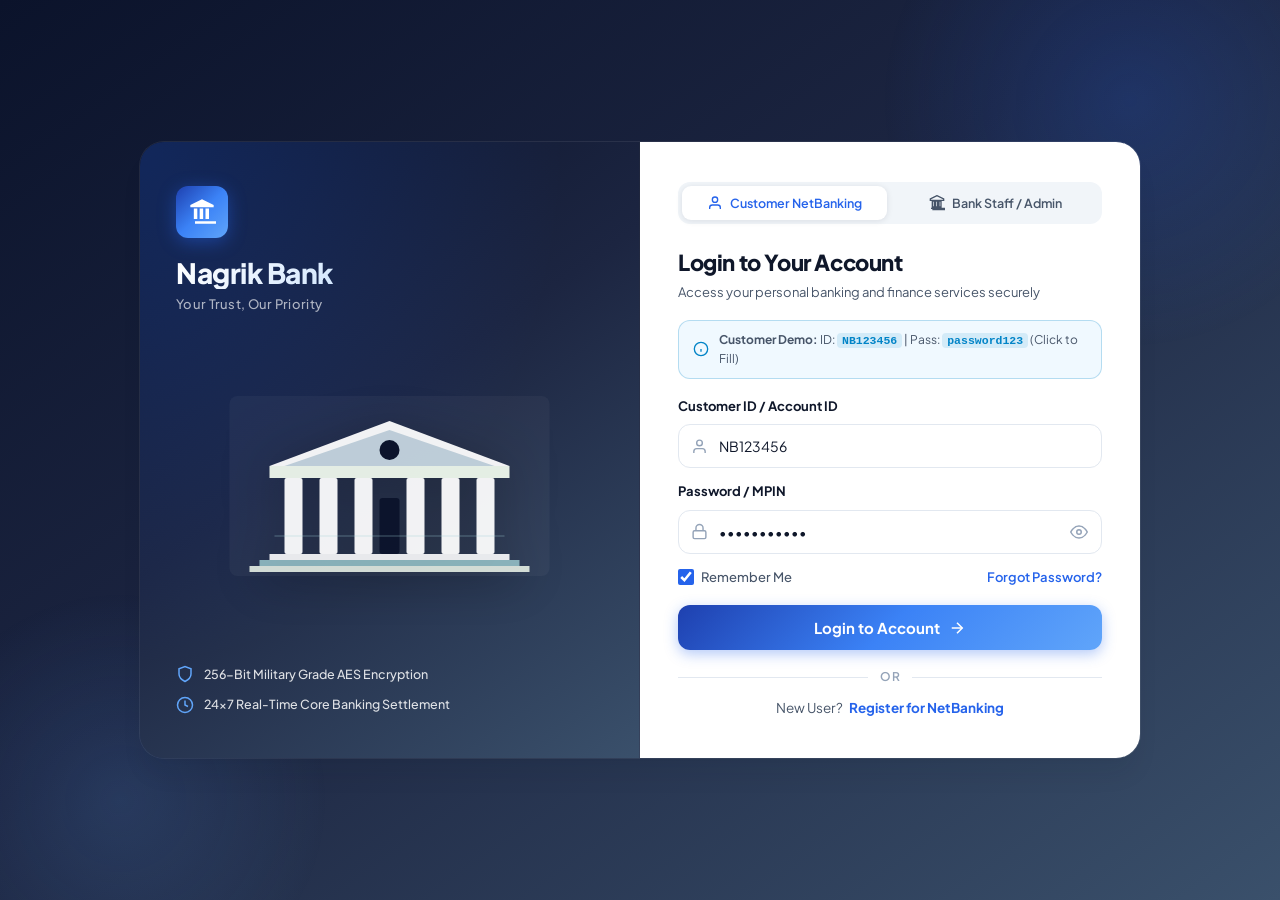
<file: Banking and Personal Finance Management System/dashboard.html>
<!DOCTYPE html>
<html lang="en">

<head>
    <meta charset="UTF-8">
    <meta name="viewport" content="width=device-width, initial-scale=1.0">
    <title>NAGRIK BANK - Premier Digital Banking & Dashboard</title>
    <link rel="stylesheet" href="member_1.css">
</head>

<body id="dashboard-view">

    <!-- ================= TOP NAVIGATION HEADER ================= -->
    <header class="bank-header">
        <div class="header-container">
                <a href="dashboard.html" class="brand-wrapper">
                    <div class="brand-icon-box">
                        <svg viewBox="0 0 24 24" fill="none" stroke="currentColor" stroke-width="2.2"
                            stroke-linecap="round" stroke-linejoin="round">
                            <rect x="3" y="11" width="18" height="11" rx="2" ry="2"></rect>
                            <path d="M7 11V7a5 5 0 0 1 10 0v4"></path>
                        </svg>
                    </div>
                    <div class="brand-text">
                        <span class="brand-name">NAGRIK BANK</span>
                        <span class="brand-tagline">Premier Digital Bank</span>
                    </div>
                </a>

                <nav class="main-nav">
                        <a href="dashboard.html" class="nav-link active">
                            <svg viewBox="0 0 24 24" fill="none" stroke="currentColor" stroke-width="2">
                                <path d="M3 9l9-7 9 7v11a2 2 0 0 1-2 2H5a2 2 0 0 1-2-2z"></path>
                                <polyline points="9 22 9 12 15 12 15 22"></polyline>
                            </svg>
                            Dashboard
                        </a>
                        <a href="accounts.html" class="nav-link">
                            <svg viewBox="0 0 24 24" fill="none" stroke="currentColor" stroke-width="2">
                                <rect x="2" y="5" width="20" height="14" rx="2"></rect>
                                <line x1="2" y1="10" x2="22" y2="10"></line>
                            </svg>
                            Accounts
                        </a>
                        <a href="transactions.html" class="nav-link">
                            <svg viewBox="0 0 24 24" fill="none" stroke="currentColor" stroke-width="2">
                                <line x1="12" y1="1" x2="12" y2="23"></line>
                                <path d="M17 5H9.5a3.5 3.5 0 0 0 0 7h5a3.5 3.5 0 0 1 0 7H6"></path>
                            </svg>
                            Transactions
                        </a>
                        <a href="finance.html" class="nav-link">
                            <svg viewBox="0 0 24 24" fill="none" stroke="currentColor" stroke-width="2">
                                <path d="M21.21 15.89A10 10 0 1 1 8 2.83"></path>
                                <path d="M22 12A10 10 0 0 0 12 2v10z"></path>
                            </svg>
                            Finance
                        </a>
                        <a href="transfer.html" class="nav-link">
                            <svg viewBox="0 0 24 24" fill="none" stroke="currentColor" stroke-width="2">
                                <line x1="22" y1="2" x2="11" y2="13"></line>
                                <polygon points="22 2 15 22 11 13 2 9 22 2"></polygon>
                            </svg>
                            Transfer
                        </a>
                        <a href="profile.html" class="nav-link">
                            <svg viewBox="0 0 24 24" fill="none" stroke="currentColor" stroke-width="2">
                                <path d="M20 21v-2a4 4 0 0 0-4-4H8a4 4 0 0 0-4 4v2"></path>
                                <circle cx="12" cy="7" r="4"></circle>
                            </svg>
                            Profile
                        </a>
                </nav>

                <div class="header-actions">
                    <!-- Theme Toggle -->
                    <button class="btn-icon" id="theme-toggle-btn" title="Toggle Light/Dark Theme">
                        <svg viewBox="0 0 24 24" fill="none" stroke="currentColor" stroke-width="2">
                            <path d="M21 12.79A9 9 0 1 1 11.21 3 7 7 0 0 0 21 12.79z"></path>
                        </svg>
                    </button>

                    <!-- Notification Bell -->
                    <div style="position:relative;">
                        <button class="btn-icon" id="notifications-btn" title="View Notifications">
                            <svg viewBox="0 0 24 24" fill="none" stroke="currentColor" stroke-width="2">
                                <path d="M18 8A6 6 0 0 0 6 8c0 7-3 9-3 9h18s-3-2-3-9"></path>
                                <path d="M13.73 21a2 2 0 0 1-3.46 0"></path>
                            </svg>
                            <span class="notif-badge"></span>
                        </button>
                        <div id="notifications-dropdown"
                            style="display:none; position:absolute; right:0; top:48px; width:300px; background:var(--bg-surface); border:1px solid var(--border-light); border-radius:var(--radius-lg); box-shadow:var(--shadow-lg); z-index:200; overflow:hidden;">
                            <div
                                style="padding:14px 16px; border-bottom:1px solid var(--border-light); font-weight:800; font-size:14px; color:var(--text-primary); display:flex; justify-content:space-between; align-items:center;">
                                <span>Security Alerts & Notifications</span>
                                <span style="font-size:11px; color:var(--brand-blue); font-weight:600;">Live Feed</span>
                            </div>
                            <div id="notifications-list-container"></div>
                        </div>
                    </div>

                    <!-- Profile Badge -->
                    <a href="profile.html" class="user-profile-badge">
                        <div class="avatar-circle">RS</div>
                        <div class="user-name-role">
                            <span class="badge-name">Rohit Saraswat</span>
                            <span class="badge-status">● Verified</span>
                        </div>
                    </a>
                    <a href="index.html" class="btn-logout-nav" id="btn-logout-nav" title="Logout from Nagrik Bank">
                        <svg viewBox="0 0 24 24" fill="none" stroke="currentColor" stroke-width="2" width="16"
                            height="16">
                            <path d="M9 21H5a2 2 0 0 1-2-2V5a2 2 0 0 1 2-2h4"></path>
                            <polyline points="16 17 21 12 16 7"></polyline>
                            <line x1="21" y1="12" x2="9" y2="12"></line>
                        </svg>
                        <span>Logout</span>
                    </a>
                </div>
        </div>
    </header>

    <!-- ================= MAIN DASHBOARD BODY ================= -->
    <main class="main-wrapper">
        <!-- Welcome Hero Section -->
        <section class="welcome-hero">
            <div class="welcome-title-group">
                <h1>
                    <span id="welcome-user-name">Welcome back, Rohit!</span>
                    <span class="kyc-pill">
                        <svg viewBox="0 0 24 24" fill="none" stroke="currentColor" stroke-width="2.5">
                            <polyline points="20 6 9 17 4 12"></polyline>
                        </svg>
                        256-Bit Encrypted
                    </span>
                </h1>
                <p class="welcome-subtitle">Here is your consolidated financial overview, recent card spending, and
                    instant account actions.</p>
            </div>
            <div class="hero-stats-group">
                <div class="hero-stat-item">
                    <div class="hero-stat-label">System Status</div>
                    <div class="hero-stat-value" style="color:var(--success);">● Active &amp; Synced</div>
                </div>
                <div class="hero-stat-item">
                    <div class="hero-stat-label">Current Date</div>
                    <div class="hero-stat-value" id="current-date-display">Today</div>
                </div>
            </div>
        </section>

        <!-- Key Metrics Grid -->
        <section class="metric-grid">
            <!-- Total Balance -->
            <div class="metric-card">
                <div class="metric-header">
                    <span class="metric-title">
                        Total Balance
                        <button class="balance-toggle-btn" id="toggle-balance-visibility" title="Hide/Unhide balance">
                            <svg id="eye-icon-svg" viewBox="0 0 24 24" fill="none" stroke="currentColor"
                                stroke-width="2">
                                <path d="M1 12s4-8 11-8 11 8 11 8-4 8-11 8-11-8-11-8z"></path>
                                <circle cx="12" cy="12" r="3"></circle>
                            </svg>
                        </button>
                    </span>
                    <div class="metric-icon-wrap icon-blue">
                        <svg viewBox="0 0 24 24" fill="none" stroke="currentColor" stroke-width="2">
                            <rect x="1" y="4" width="22" height="16" rx="2" ry="2"></rect>
                            <line x1="1" y1="10" x2="23" y2="10"></line>
                        </svg>
                    </div>
                </div>
                <div class="metric-value" id="stat-total-balance">₹0.00</div>
                <div class="metric-trend trend-up">
                    <svg width="14" height="14" viewBox="0 0 24 24" fill="none" stroke="currentColor"
                        stroke-width="2.5">
                        <polyline points="18 15 12 9 6 15"></polyline>
                    </svg>
                    <span>+8.4%</span>
                    <span class="trend-subtext">vs last month</span>
                </div>
            </div>

            <!-- Monthly Income -->
            <div class="metric-card">
                <div class="metric-header">
                    <span class="metric-title">Monthly Income</span>
                    <div class="metric-icon-wrap icon-green">
                        <svg viewBox="0 0 24 24" fill="none" stroke="currentColor" stroke-width="2">
                            <polyline points="23 6 13.5 15.5 8.5 10.5 1 18"></polyline>
                            <polyline points="17 6 23 6 23 12"></polyline>
                        </svg>
                    </div>
                </div>
                <div class="metric-value" id="stat-monthly-income">₹0.00</div>
                <div class="metric-trend trend-up">
                    <svg width="14" height="14" viewBox="0 0 24 24" fill="none" stroke="currentColor"
                        stroke-width="2.5">
                        <polyline points="18 15 12 9 6 15"></polyline>
                    </svg>
                    <span>+12.6%</span>
                    <span class="trend-subtext">Salary &amp; Retainer</span>
                </div>
            </div>

            <!-- Monthly Expenses -->
            <div class="metric-card">
                <div class="metric-header">
                    <span class="metric-title">Monthly Expenses</span>
                    <div class="metric-icon-wrap icon-red">
                        <svg viewBox="0 0 24 24" fill="none" stroke="currentColor" stroke-width="2">
                            <polyline points="23 18 13.5 8.5 8.5 13.5 1 6"></polyline>
                            <polyline points="17 18 23 18 23 12"></polyline>
                        </svg>
                    </div>
                </div>
                <div class="metric-value" id="stat-monthly-expense">₹0.00</div>
                <div class="metric-trend trend-down">
                    <svg width="14" height="14" viewBox="0 0 24 24" fill="none" stroke="currentColor"
                        stroke-width="2.5">
                        <polyline points="6 9 12 15 18 9"></polyline>
                    </svg>
                    <span>-4.1%</span>
                    <span class="trend-subtext">Under monthly budget</span>
                </div>
            </div>

            <!-- Net Savings Rate -->
            <div class="metric-card">
                <div class="metric-header">
                    <span class="metric-title">Net Savings Rate</span>
                    <div class="metric-icon-wrap icon-purple">
                        <svg viewBox="0 0 24 24" fill="none" stroke="currentColor" stroke-width="2">
                            <circle cx="12" cy="12" r="10"></circle>
                            <polyline points="12 6 12 12 14 14"></polyline>
                        </svg>
                    </div>
                </div>
                <div class="metric-value" id="stat-net-savings">0%</div>
                <div class="metric-trend trend-up">
                    <svg width="14" height="14" viewBox="0 0 24 24" fill="none" stroke="currentColor"
                        stroke-width="2.5">
                        <polyline points="18 15 12 9 6 15"></polyline>
                    </svg>
                    <span>Healthy</span>
                    <span class="trend-subtext">Target: 40%</span>
                </div>
            </div>
        </section>

        <!-- Quick Actions Bar -->
        <section class="quick-actions-bar">
            <a href="transfer.html" class="quick-action-btn">
                <div class="quick-action-icon">
                    <svg viewBox="0 0 24 24" fill="none" stroke="currentColor" stroke-width="2">
                        <line x1="22" y1="2" x2="11" y2="13"></line>
                        <polygon points="22 2 15 22 11 13 2 9 22 2"></polygon>
                    </svg>
                </div>
                <div>
                    <div>Transfer Money</div>
                    <div style="font-size:12px; font-weight:400; color:var(--text-muted);">UPI, IMPS &amp; NEFT</div>
                </div>
            </a>

            <div class="quick-action-btn" id="btn-quick-deposit">
                <div class="quick-action-icon" style="background:linear-gradient(135deg, #059669 0%, #10b981 100%);">
                    <svg viewBox="0 0 24 24" fill="none" stroke="currentColor" stroke-width="2">
                        <circle cx="12" cy="12" r="10"></circle>
                        <line x1="12" y1="8" x2="12" y2="16"></line>
                        <line x1="8" y1="12" x2="16" y2="12"></line>
                    </svg>
                </div>
                <div>
                    <div>Quick Deposit</div>
                    <div style="font-size:12px; font-weight:400; color:var(--text-muted);">Instant balance addition
                    </div>
                </div>
            </div>

            <a href="finance.html" class="quick-action-btn">
                <div class="quick-action-icon" style="background:linear-gradient(135deg, #b45309 0%, #f59e0b 100%);">
                    <svg viewBox="0 0 24 24" fill="none" stroke="currentColor" stroke-width="2">
                        <rect x="3" y="3" width="18" height="18" rx="2" ry="2"></rect>
                        <line x1="3" y1="9" x2="21" y2="9"></line>
                        <line x1="9" y1="21" x2="9" y2="9"></line>
                    </svg>
                </div>
                <div>
                    <div>Manage Budget</div>
                    <div style="font-size:12px; font-weight:400; color:var(--text-muted);">Track &amp; save goals</div>
                </div>
            </a>

            <div class="quick-action-btn" id="btn-show-qr">
                <div class="quick-action-icon" style="background:linear-gradient(135deg, #4338ca 0%, #6366f1 100%);">
                    <svg viewBox="0 0 24 24" fill="none" stroke="currentColor" stroke-width="2">
                        <rect x="3" y="3" width="7" height="7"></rect>
                        <rect x="14" y="3" width="7" height="7"></rect>
                        <rect x="14" y="14" width="7" height="7"></rect>
                        <rect x="3" y="14" width="7" height="7"></rect>
                    </svg>
                </div>
                <div>
                    <div>My QR Code</div>
                    <div style="font-size:12px; font-weight:400; color:var(--text-muted);">Instant UPI receive</div>
                </div>
            </div>
        </section>

        <!-- 2-Column Dashboard Grid -->
        <div class="dashboard-grid">
            <!-- LEFT COLUMN: Charts & Recent Transactions -->
            <div>
                <!-- Cashflow Overview Chart Panel -->
                <div class="card-panel">
                    <div class="panel-header">
                        <h2 class="panel-title">
                            <svg width="20" height="20" viewBox="0 0 24 24" fill="none" stroke="currentColor"
                                stroke-width="2">
                                <line x1="18" y1="20" x2="18" y2="10"></line>
                                <line x1="12" y1="20" x2="12" y2="4"></line>
                                <line x1="6" y1="20" x2="6" y2="14"></line>
                            </svg>
                            Cashflow &amp; Monthly Trends (6 Months)
                        </h2>
                        <span style="font-size:12px; color:var(--text-muted);">Inflow vs Outflow</span>
                    </div>

                    <!-- Dynamic Interactive SVG Chart -->
                    <div class="chart-container">
                        <svg class="cashflow-chart-svg" viewBox="0 0 600 200">
                            <!-- Horizontal Grid Lines -->
                            <line x1="40" y1="20" x2="580" y2="20" stroke="var(--border-light)"
                                stroke-dasharray="3,3" />
                            <line x1="40" y1="65" x2="580" y2="65" stroke="var(--border-light)"
                                stroke-dasharray="3,3" />
                            <line x1="40" y1="110" x2="580" y2="110" stroke="var(--border-light)"
                                stroke-dasharray="3,3" />
                            <line x1="40" y1="155" x2="580" y2="155" stroke="var(--border-light)" />

                            <!-- Y-Axis Labels -->
                            <text x="5" y="25" fill="var(--text-muted)" font-size="11">₹100k</text>
                            <text x="10" y="70" fill="var(--text-muted)" font-size="11">₹75k</text>
                            <text x="10" y="115" fill="var(--text-muted)" font-size="11">₹50k</text>
                            <text x="10" y="159" fill="var(--text-muted)" font-size="11">₹0</text>

                            <!-- Bars for May -->
                            <rect class="chart-bar" x="70" y="75" width="22" height="80" fill="#3b82f6">
                                <title>May Inflow: ₹68,000</title>
                            </rect>
                            <rect class="chart-bar" x="96" y="105" width="22" height="50" fill="#ef4444">
                                <title>May Outflow: ₹32,000</title>
                            </rect>
                            <text x="88" y="175" fill="var(--text-muted)" font-size="11" text-anchor="middle">May</text>

                            <!-- Bars for Jun -->
                            <rect class="chart-bar" x="155" y="65" width="22" height="90" fill="#3b82f6">
                                <title>Jun Inflow: ₹72,000</title>
                            </rect>
                            <rect class="chart-bar" x="181" y="112" width="22" height="43" fill="#ef4444">
                                <title>Jun Outflow: ₹28,000</title>
                            </rect>
                            <text x="173" y="175" fill="var(--text-muted)" font-size="11"
                                text-anchor="middle">Jun</text>

                            <!-- Bars for Jul -->
                            <rect class="chart-bar" x="240" y="55" width="22" height="100" fill="#3b82f6">
                                <title>Jul Inflow: ₹80,000</title>
                            </rect>
                            <rect class="chart-bar" x="266" y="98" width="22" height="57" fill="#ef4444">
                                <title>Jul Outflow: ₹36,500</title>
                            </rect>
                            <text x="258" y="175" fill="var(--text-muted)" font-size="11"
                                text-anchor="middle">Jul</text>

                            <!-- Bars for Aug -->
                            <rect class="chart-bar" x="325" y="70" width="22" height="85" fill="#3b82f6">
                                <title>Aug Inflow: ₹70,000</title>
                            </rect>
                            <rect class="chart-bar" x="351" y="102" width="22" height="53" fill="#ef4444">
                                <title>Aug Outflow: ₹33,800</title>
                            </rect>
                            <text x="343" y="175" fill="var(--text-muted)" font-size="11"
                                text-anchor="middle">Aug</text>

                            <!-- Bars for Sep -->
                            <rect class="chart-bar" x="410" y="48" width="22" height="107" fill="#3b82f6">
                                <title>Sep Inflow: ₹85,000</title>
                            </rect>
                            <rect class="chart-bar" x="436" y="115" width="22" height="40" fill="#ef4444">
                                <title>Sep Outflow: ₹27,350</title>
                            </rect>
                            <text x="428" y="175" fill="var(--text-muted)" font-size="11"
                                text-anchor="middle">Sep</text>

                            <!-- Bars for Oct (Current) -->
                            <rect class="chart-bar" x="495" y="40" width="22" height="115" fill="#2563eb">
                                <title>Oct Inflow: ₹93,500</title>
                            </rect>
                            <rect class="chart-bar" x="521" y="118" width="22" height="37" fill="#dc2626">
                                <title>Oct Outflow: ₹24,800</title>
                            </rect>
                            <text x="513" y="175" fill="var(--brand-blue)" font-weight="700" font-size="11"
                                text-anchor="middle">Oct (Now)</text>
                        </svg>
                    </div>

                    <div class="chart-legend">
                        <div class="legend-item">
                            <span class="legend-dot" style="background:#2563eb;"></span>
                            <span>Monthly Credits / Inflow</span>
                        </div>
                        <div class="legend-item">
                            <span class="legend-dot" style="background:#ef4444;"></span>
                            <span>Monthly Debits / Expenses</span>
                        </div>
                    </div>
                </div>

                <!-- Recent Transactions Panel -->
                <div class="card-panel">
                    <div class="panel-header">
                        <div>
                            <h2 class="panel-title">
                                <svg width="20" height="20" viewBox="0 0 24 24" fill="none" stroke="currentColor"
                                    stroke-width="2">
                                    <circle cx="12" cy="12" r="10"></circle>
                                    <polyline points="12 6 12 12 14 14"></polyline>
                                </svg>
                                Recent Transactions
                            </h2>
                        </div>
                        <a href="transactions.html" class="panel-action-link">
                            View All Activity
                            <svg width="14" height="14" viewBox="0 0 24 24" fill="none" stroke="currentColor"
                                stroke-width="2">
                                <polyline points="9 18 15 12 9 6"></polyline>
                            </svg>
                        </a>
                    </div>

                    <!-- Filter Pills -->
                    <div style="display:flex; gap:8px; margin-bottom:16px;">
                        <button class="txn-filter-pill active btn-secondary" data-filter="all"
                            style="padding:6px 14px; font-size:12px;">All</button>
                        <button class="txn-filter-pill btn-secondary" data-filter="incoming"
                            style="padding:6px 14px; font-size:12px;">Inflow (+)</button>
                        <button class="txn-filter-pill btn-secondary" data-filter="outgoing"
                            style="padding:6px 14px; font-size:12px;">Outflow (-)</button>
                    </div>

                    <div class="table-responsive">
                        <table class="bank-table">
                            <thead>
                                <tr>
                                    <th>Transaction &amp; Details</th>
                                    <th>Category</th>
                                    <th>Date &amp; Time</th>
                                    <th>Status</th>
                                    <th style="text-align:right;">Amount</th>
                                </tr>
                            </thead>
                            <tbody id="recent-transactions-tbody">
                                <!-- Populated via member_1.js -->
                            </tbody>
                        </table>
                    </div>
                </div>
            </div>

            <!-- RIGHT COLUMN: 3D Card, Mini Accounts & Quick Budget -->
            <div>
                <!-- 3D Virtual Card Panel -->
                <div class="card-panel">
                    <div class="panel-header" style="margin-bottom:14px;">
                        <h3 class="panel-title" style="font-size:16px;">
                            <svg width="18" height="18" viewBox="0 0 24 24" fill="none" stroke="currentColor"
                                stroke-width="2">
                                <rect x="1" y="4" width="22" height="16" rx="2" ry="2"></rect>
                                <line x1="1" y1="10" x2="23" y2="10"></line>
                            </svg>
                            Virtual Debit Card
                        </h3>
                        <span id="card-frozen-badge" class="badge badge-danger" style="display:none;">FROZEN</span>
                    </div>

                    <!-- 3D Card Container -->
                    <div class="card-3d-wrapper" id="virtual-card-wrapper"
                        title="Click card or flip button to see back">
                        <div class="card-3d-inner" id="virtual-card-inner">
                            <!-- Front Face -->
                            <div class="bank-card-face card-front">
                                <div class="card-pattern"></div>
                                <div class="card-top-row">
                                    <span class="card-bank-name">NAGRIK BANK</span>
                                    <div class="card-chip-contactless">
                                        <div class="contactless-waves">
                                            <svg viewBox="0 0 24 24" fill="none" stroke="currentColor" stroke-width="2">
                                                <path d="M5 12.55a11 11 0 0 1 14.08 0"></path>
                                                <path d="M1.42 9a16 16 0 0 1 21.16 0"></path>
                                                <path d="M8.53 16.11a6 6 0 0 1 6.95 0"></path>
                                            </svg>
                                        </div>
                                        <div class="emv-chip"></div>
                                    </div>
                                </div>

                                <div class="card-middle-row">
                                    <div class="card-number-display" id="card-number-text">4582 8920 3145 9012</div>
                                </div>

                                <div class="card-bottom-row">
                                    <div class="card-holder-group">
                                        <span class="card-label">Cardholder</span>
                                        <span class="card-holder-name" id="card-holder-text">ROHIT SARASWAT</span>
                                    </div>
                                    <div class="card-expiry-group">
                                        <span class="card-label">Expires</span>
                                        <span class="card-expiry-val" id="card-expiry-text">09/29</span>
                                    </div>
                                    <span class="card-brand-logo">VISA</span>
                                </div>
                            </div>

                            <!-- Back Face -->
                            <div class="bank-card-face card-back">
                                <div class="card-magnetic-strip"></div>
                                <div class="card-back-content">
                                    <div style="display:flex; justify-content:space-between; align-items:center;">
                                        <span style="font-size:10px; color:rgba(255,255,255,0.7);">CVV / CVC</span>
                                        <div class="card-cvv-box">
                                            <span class="card-cvv-val" id="card-cvv-text">742</span>
                                        </div>
                                    </div>
                                    <p class="card-back-text">
                                        This card is issued by Nagrik Bank. Authorized signature required. For 24/7
                                        customer assistance call 1800-NAGRIK-BANK.
                                    </p>
                                </div>
                            </div>
                        </div>
                    </div>

                    <!-- Card Controls -->
                    <div class="card-controls">
                        <button class="card-btn" id="flip-card-btn">
                            <svg viewBox="0 0 24 24" fill="none" stroke="currentColor" stroke-width="2">
                                <polyline points="23 4 23 10 17 10"></polyline>
                                <polyline points="1 20 1 14 7 14"></polyline>
                                <path d="M3.51 9a9 9 0 0 1 14.85-3.36L23 10M1 14l4.64 4.36A9 9 0 0 0 20.49 15"></path>
                            </svg>
                            Flip Card
                        </button>
                        <button class="card-btn" id="freeze-card-btn">
                            <svg viewBox="0 0 24 24" fill="none" stroke="currentColor" stroke-width="2">
                                <rect x="3" y="11" width="18" height="11" rx="2" ry="2"></rect>
                                <path d="M7 11V7a5 5 0 0 1 10 0v4"></path>
                            </svg>
                            Freeze
                        </button>
                    </div>
                </div>

                <!-- Mini Accounts Breakdown -->
                <div class="card-panel">
                    <div class="panel-header">
                        <h3 class="panel-title" style="font-size:16px;">
                            <svg width="18" height="18" viewBox="0 0 24 24" fill="none" stroke="currentColor"
                                stroke-width="2">
                                <path d="M3 21h18M3 10h18M5 6l7-3 7 3M4 10v11M20 10v11M8 14v4M12 14v4M16 14v4"></path>
                            </svg>
                            My Accounts
                        </h3>
                        <a href="accounts.html" class="panel-action-link">Manage</a>
                    </div>
                    <div id="mini-accounts-list">
                        <!-- Populated dynamically -->
                    </div>
                </div>

                <!-- Spending Quick Glance -->
                <div class="card-panel">
                    <div class="panel-header">
                        <h3 class="panel-title" style="font-size:16px;">
                            <svg width="18" height="18" viewBox="0 0 24 24" fill="none" stroke="currentColor"
                                stroke-width="2">
                                <path d="M12 2v20M17 5H9.5a3.5 3.5 0 0 0 0 7h5a3.5 3.5 0 0 1 0 7H6"></path>
                            </svg>
                            Budget Quick Glance
                        </h3>
                        <a href="finance.html" class="panel-action-link">Details</a>
                    </div>
                    <div id="dashboard-budget-glance">
                        <div style="margin-bottom:12px;">
                            <div style="display:flex; justify-content:space-between; font-size:13px; font-weight:600;">
                                <span>Food &amp; Dining</span>
                                <span style="color:var(--warning);">₹6,300 / ₹12,000 (52%)</span>
                            </div>
                            <div class="progress-container">
                                <div class="progress-fill" style="width:52%; background:#f59e0b;"></div>
                            </div>
                        </div>

                        <div style="margin-bottom:12px;">
                            <div style="display:flex; justify-content:space-between; font-size:13px; font-weight:600;">
                                <span>Shopping &amp; Retail</span>
                                <span style="color:#ec4899;">₹6,499 / ₹10,000 (65%)</span>
                            </div>
                            <div class="progress-container">
                                <div class="progress-fill" style="width:65%; background:#ec4899;"></div>
                            </div>
                        </div>

                        <div>
                            <div style="display:flex; justify-content:space-between; font-size:13px; font-weight:600;">
                                <span>Utilities &amp; Bills</span>
                                <span style="color:var(--brand-blue);">₹3,379 / ₹8,000 (42%)</span>
                            </div>
                            <div class="progress-container">
                                <div class="progress-fill" style="width:42%; background:#3b82f6;"></div>
                            </div>
                        </div>
                    </div>
                </div>
            </div>
        </div>
    </main>

    <!-- ================= MODALS ================= -->

    <!-- Quick Deposit Modal -->
    <div class="modal-backdrop" id="deposit-modal">
        <div class="modal-box">
            <div class="modal-header">
                <h3 class="modal-title">Quick Deposit Funds</h3>
                <button class="modal-close" onclick="closeModal('deposit-modal')">&times;</button>
            </div>
            <form id="quick-deposit-form">
                <div class="modal-body">
                    <div class="form-group">
                        <label class="form-label">Select Deposit Account</label>
                        <select class="form-select" id="deposit-account-select" required></select>
                    </div>
                    <div class="form-group">
                        <label class="form-label">Deposit Amount (₹)</label>
                        <input type="number" class="form-input" id="deposit-amount-input" placeholder="e.g. 5000"
                            min="100" step="50" required>
                    </div>
                    <div class="form-group">
                        <label class="form-label">Deposit Description / Note</label>
                        <input type="text" class="form-input" id="deposit-note-input"
                            placeholder="e.g. Monthly Savings or Cash Deposit">
                    </div>
                    <p style="font-size:12px; color:var(--text-muted);">Funds are credited immediately and updated
                        across your dashboard balance in real-time.</p>
                </div>
                <div class="modal-footer">
                    <button type="button" class="btn-secondary" onclick="closeModal('deposit-modal')">Cancel</button>
                    <button type="submit" class="btn-primary">Confirm Deposit</button>
                </div>
            </form>
        </div>
    </div>

    <!-- QR Code Modal -->
    <div class="modal-backdrop" id="qr-modal">
        <div class="modal-box">
            <div class="modal-header">
                <h3 class="modal-title">My NAGRIK BANK UPI QR Code</h3>
                <button class="modal-close" onclick="closeModal('qr-modal')">&times;</button>
            </div>
            <div class="modal-body">
                <div class="qr-modal-content">
                    <p style="font-size:13px; color:var(--text-secondary);">Scan this QR from any banking or UPI app
                        (GPay, PhonePe, Paytm) to send funds directly to Rohit Saraswat.</p>
                    <div class="qr-frame">
                        <!-- Stylized Vector QR Code -->
                        <svg viewBox="0 0 100 100" fill="currentColor">
                            <!-- Top-Left Finder -->
                            <rect x="5" y="5" width="30" height="30" rx="3" fill="#0b132b" />
                            <rect x="10" y="10" width="20" height="20" fill="#ffffff" />
                            <rect x="14" y="14" width="12" height="12" rx="2" fill="#2563eb" />

                            <!-- Top-Right Finder -->
                            <rect x="65" y="5" width="30" height="30" rx="3" fill="#0b132b" />
                            <rect x="70" y="10" width="20" height="20" fill="#ffffff" />
                            <rect x="74" y="14" width="12" height="12" rx="2" fill="#2563eb" />

                            <!-- Bottom-Left Finder -->
                            <rect x="5" y="65" width="30" height="30" rx="3" fill="#0b132b" />
                            <rect x="10" y="70" width="20" height="20" fill="#ffffff" />
                            <rect x="14" y="74" width="12" height="12" rx="2" fill="#2563eb" />

                            <!-- Data Modules -->
                            <rect x="42" y="8" width="6" height="6" fill="#0b132b" />
                            <rect x="52" y="14" width="6" height="6" fill="#0b132b" />
                            <rect x="40" y="24" width="6" height="6" fill="#0b132b" />
                            <rect x="50" y="32" width="6" height="6" fill="#2563eb" />

                            <rect x="12" y="44" width="6" height="6" fill="#0b132b" />
                            <rect x="22" y="50" width="6" height="6" fill="#0b132b" />
                            <rect x="32" y="44" width="6" height="6" fill="#0b132b" />

                            <rect x="45" y="45" width="10" height="10" rx="2" fill="#10b981" />

                            <rect x="62" y="44" width="6" height="6" fill="#0b132b" />
                            <rect x="74" y="52" width="6" height="6" fill="#0b132b" />
                            <rect x="84" y="44" width="6" height="6" fill="#0b132b" />

                            <rect x="42" y="65" width="6" height="6" fill="#0b132b" />
                            <rect x="52" y="74" width="6" height="6" fill="#0b132b" />
                            <rect x="64" y="68" width="6" height="6" fill="#0b132b" />
                            <rect x="74" y="80" width="6" height="6" fill="#0b132b" />
                            <rect x="84" y="70" width="6" height="6" fill="#0b132b" />
                        </svg>
                    </div>
                    <div class="qr-upi-id" id="qr-upi-id-display">9876543210@nagrikbank</div>
                    <button class="btn-secondary" id="btn-copy-upi" style="font-size:13px; width:100%;">
                        <svg width="14" height="14" viewBox="0 0 24 24" fill="none" stroke="currentColor"
                            stroke-width="2">
                            <rect x="9" y="9" width="13" height="13" rx="2" ry="2"></rect>
                            <path d="M5 15H4a2 2 0 0 1-2-2V4a2 2 0 0 1 2-2h9a2 2 0 0 1 2 2v1"></path>
                        </svg>
                        Copy UPI ID
                    </button>
                </div>
            </div>
        </div>
    </div>

    <!-- Transaction Receipt Modal -->
    <div class="modal-backdrop" id="txn-detail-modal">
        <div class="modal-box">
            <div class="modal-header">
                <h3 class="modal-title">Transaction Receipt</h3>
                <button class="modal-close" onclick="closeModal('txn-detail-modal')">&times;</button>
            </div>
            <div class="modal-body" id="txn-detail-modal-body">
                <!-- Injected via JavaScript -->
            </div>
            <div class="modal-footer">
                <button type="button" class="btn-secondary" onclick="window.print()">
                    <svg width="14" height="14" viewBox="0 0 24 24" fill="none" stroke="currentColor" stroke-width="2">
                        <polyline points="6 9 6 2 18 2 18 9"></polyline>
                        <path d="M6 18H4a2 2 0 0 1-2-2v-5a2 2 0 0 1 2-2h16a2 2 0 0 1 2 2v5a2 2 0 0 1-2 2h-2"></path>
                        <rect x="6" y="14" width="12" height="8"></rect>
                    </svg> Print Receipt
                </button>
                <button type="button" class="btn-primary" onclick="closeModal('txn-detail-modal')">Done</button>
            </div>
        </div>
    </div>

    <!-- ================= FOOTER ================= -->
    <footer class="bank-footer">
        <div class="footer-container">
            <div>
                <strong>© 2026 NAGRIK BANK Digital Banking.</strong> All rights reserved. 256-bit SSL secured.
            </div>
            <nav class="footer-nav">
                <a href="dashboard.html">Dashboard</a>
                <a href="accounts.html">Accounts</a>
                <a href="transactions.html">Transactions</a>
                <a href="finance.html">Finance</a>
                <a href="transfer.html">Transfer</a>
                <a href="profile.html">Profile</a>
            </nav>
        </div>
    </footer>

    <!-- Scripts -->
    <script src="member_1.js"></script>
</body>

</html>
</file>
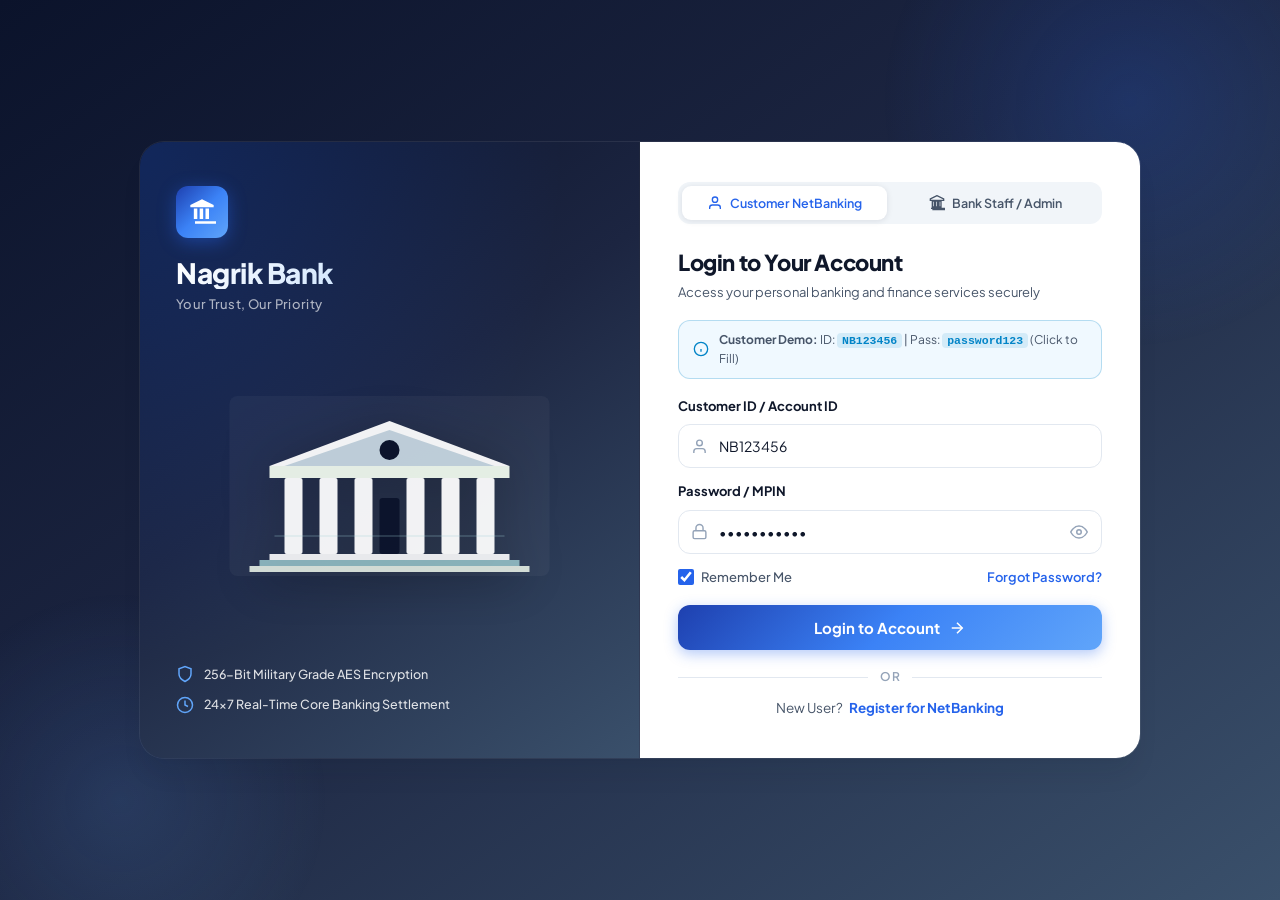
<file: Banking and Personal Finance Management System/finance.html>
<!DOCTYPE html>
<html lang="en">
<head>
    <meta charset="UTF-8">
    <meta name="viewport" content="width=device-width, initial-scale=1.0">
    <title>NAGRIK BANK - Personal Finance &amp; Wealth Hub</title>
    <link rel="stylesheet" href="member_3.css">
</head>
<body>

<!-- ================= TOP NAVIGATION HEADER ================= -->
<header class="bank-header">
    <div class="header-container">
        <a href="dashboard.html" class="brand-wrapper">
            <div class="brand-icon-box">
                <svg viewBox="0 0 24 24" fill="none" stroke="currentColor" stroke-width="2.2">
                    <rect x="3" y="11" width="18" height="11" rx="2" ry="2"></rect>
                    <path d="M7 11V7a5 5 0 0 1 10 0v4"></path>
                </svg>
            </div>
            <div class="brand-text">
                <span class="brand-name">NAGRIK BANK</span>
                <span class="brand-tagline">Premier Digital Bank</span>
            </div>
        </a>

        <nav class="main-nav">
            <a href="dashboard.html" class="nav-link">
                <svg viewBox="0 0 24 24" fill="none" stroke="currentColor" stroke-width="2"><path d="M3 9l9-7 9 7v11a2 2 0 0 1-2 2H5a2 2 0 0 1-2-2z"></path><polyline points="9 22 9 12 15 12 15 22"></polyline></svg>
                Dashboard
            </a>
            <a href="accounts.html" class="nav-link">
                <svg viewBox="0 0 24 24" fill="none" stroke="currentColor" stroke-width="2"><rect x="2" y="5" width="20" height="14" rx="2"></rect><line x1="2" y1="10" x2="22" y2="10"></line></svg>
                Accounts
            </a>
            <a href="transactions.html" class="nav-link">
                <svg viewBox="0 0 24 24" fill="none" stroke="currentColor" stroke-width="2"><line x1="12" y1="1" x2="12" y2="23"></line><path d="M17 5H9.5a3.5 3.5 0 0 0 0 7h5a3.5 3.5 0 0 1 0 7H6"></path></svg>
                Transactions
            </a>
            <a href="finance.html" class="nav-link active">
                <svg viewBox="0 0 24 24" fill="none" stroke="currentColor" stroke-width="2"><path d="M21.21 15.89A10 10 0 1 1 8 2.83"></path><path d="M22 12A10 10 0 0 0 12 2v10z"></path></svg>
                Finance
            </a>
            <a href="transfer.html" class="nav-link">
                <svg viewBox="0 0 24 24" fill="none" stroke="currentColor" stroke-width="2"><line x1="22" y1="2" x2="11" y2="13"></line><polygon points="22 2 15 22 11 13 2 9 22 2"></polygon></svg>
                Transfer
            </a>
            <a href="profile.html" class="nav-link">
                <svg viewBox="0 0 24 24" fill="none" stroke="currentColor" stroke-width="2"><path d="M20 21v-2a4 4 0 0 0-4-4H8a4 4 0 0 0-4 4v2"></path><circle cx="12" cy="7" r="4"></circle></svg>
                Profile
            </a>
        </nav>

        <div class="header-actions">
            <button class="btn-icon" id="theme-toggle-btn" title="Toggle Light/Dark Theme">
                <svg viewBox="0 0 24 24" fill="none" stroke="currentColor" stroke-width="2"><path d="M21 12.79A9 9 0 1 1 11.21 3 7 7 0 0 0 21 12.79z"></path></svg>
            </button>
            <a href="profile.html" class="user-profile-badge">
                <div class="avatar-circle">RS</div>
                <div class="user-name-role">
                    <span class="badge-name">Rohit Saraswat</span>
                    <span class="badge-status">● Verified</span>
                </div>
            </a>
            <a href="index.html" class="btn-logout-nav" id="btn-logout-nav" title="Logout from Nagrik Bank">
                <svg viewBox="0 0 24 24" fill="none" stroke="currentColor" stroke-width="2" width="16" height="16"><path d="M9 21H5a2 2 0 0 1-2-2V5a2 2 0 0 1 2-2h4"></path><polyline points="16 17 21 12 16 7"></polyline><line x1="21" y1="12" x2="9" y2="12"></line></svg>
                <span>Logout</span>
            </a>
        </div>
    </div>
</header>

<main class="main-wrapper">
    <!-- Header Title & Action -->
    <div style="display:flex; justify-content:space-between; align-items:center; margin-bottom:24px; flex-wrap:wrap; gap:14px;">
        <div>
            <h1 style="font-size:26px; font-weight:800; color:var(--text-primary); margin-bottom:4px;">Personal Finance &amp; Budgeting</h1>
            <p style="color:var(--text-secondary); font-size:14px;">Monitor monthly category caps, set automated savings targets, and simulate home or auto loan EMIs.</p>
        </div>
        <button class="btn-primary" id="btn-add-expense-modal">
            <svg width="15" height="15" viewBox="0 0 24 24" fill="none" stroke="currentColor" stroke-width="2.5"><line x1="12" y1="5" x2="12" y2="19"></line><line x1="5" y1="12" x2="19" y2="12"></line></svg>
            + Log Expense
        </button>
    </div>

    <!-- Monthly Budget High-Level Stats -->
    <section class="metric-grid">
        <div class="metric-card">
            <span class="metric-title">Total Monthly Budget</span>
            <div class="metric-value" id="finance-total-budget" style="color:var(--text-primary); margin:8px 0;">₹0.00</div>
            <span style="font-size:12px; color:var(--text-muted);">Allocated across 6 spending categories</span>
        </div>
        <div class="metric-card">
            <span class="metric-title">Total Spent So Far</span>
            <div class="metric-value" id="finance-total-spent" style="color:var(--warning); margin:8px 0;">₹0.00</div>
            <span style="font-size:12px; color:var(--text-muted);">Calculated from transactions</span>
        </div>
        <div class="metric-card">
            <span class="metric-title">Safe-to-Spend Balance</span>
            <div class="metric-value" id="finance-total-remaining" style="color:var(--brand-blue); margin:8px 0;">₹0.00</div>
            <span style="font-size:12px; color:var(--text-muted);">Remaining safe discretionary budget</span>
        </div>
        <div class="metric-card">
            <span class="metric-title">Net Savings Rate</span>
            <div class="metric-value" id="finance-savings-rate" style="color:var(--success); margin:8px 0;">0%</div>
            <span style="font-size:12px; color:var(--success); font-weight:600;">Well above national average</span>
        </div>
    </section>

    <!-- 2-Column Finance Grid -->
    <div class="dashboard-grid">
        <!-- LEFT COLUMN: Categories & EMI Calculator -->
        <div>
            <!-- Category Budgets Panel -->
            <div class="card-panel">
                <div class="panel-header">
                    <h2 class="panel-title">
                        <svg width="20" height="20" viewBox="0 0 24 24" fill="none" stroke="currentColor" stroke-width="2"><path d="M21.21 15.89A10 10 0 1 1 8 2.83"></path><path d="M22 12A10 10 0 0 0 12 2v10z"></path></svg>
                        Category Budgets &amp; Limits
                    </h2>
                    <span style="font-size:12px; color:var(--text-muted);">Real-time progress bars</span>
                </div>

                <div class="finance-category-grid" id="budget-category-grid">
                    <!-- Populated via member_3.js -->
                </div>
            </div>

            <!-- Interactive Loan & EMI Calculator -->
            <div class="card-panel">
                <div class="panel-header">
                    <h2 class="panel-title">
                        <svg width="20" height="20" viewBox="0 0 24 24" fill="none" stroke="currentColor" stroke-width="2"><rect x="4" y="2" width="16" height="20" rx="2"></rect><line x1="8" y1="6" x2="16" y2="6"></line><line x1="16" y1="14" x2="16" y2="18"></line><path d="M16 10h.01"></path><path d="M12 10h.01"></path><path d="M8 10h.01"></path><path d="M12 14h.01"></path><path d="M8 14h.01"></path><path d="M12 18h.01"></path><path d="M8 18h.01"></path></svg>
                        Interactive Loan &amp; EMI Calculator
                    </h2>
                    <span style="font-size:12px; color:var(--text-muted);">Instant repayment forecast</span>
                </div>

                <!-- Sliders -->
                <div class="calc-slider-group">
                    <div class="calc-slider-header">
                        <span>Loan Amount:</span>
                        <span id="calc-principal-val" style="color:var(--brand-blue);">₹5,00,000</span>
                    </div>
                    <input type="range" class="calc-range-slider" id="calc-principal-slider" min="50000" max="5000000" step="25000" value="500000">
                </div>

                <div class="calc-slider-group">
                    <div class="calc-slider-header">
                        <span>Interest Rate (% p.a.):</span>
                        <span id="calc-rate-val" style="color:var(--warning);">8.5% p.a.</span>
                    </div>
                    <input type="range" class="calc-range-slider" id="calc-rate-slider" min="5.0" max="18.0" step="0.25" value="8.5">
                </div>

                <div class="calc-slider-group">
                    <div class="calc-slider-header">
                        <span>Loan Tenure:</span>
                        <span id="calc-tenure-val" style="color:var(--success);">36 months (3.0 yrs)</span>
                    </div>
                    <input type="range" class="calc-range-slider" id="calc-tenure-slider" min="6" max="120" step="6" value="36">
                </div>

                <!-- Result Box -->
                <div class="calc-result-box">
                    <div style="font-size:12px; text-transform:uppercase; letter-spacing:0.5px; opacity:0.85;">Estimated Monthly Installment (EMI)</div>
                    <div class="calc-emi-amount" id="calc-emi-display">₹15,780/mo</div>
                    <div class="calc-breakdown-row">
                        <span>Total Interest: <strong id="calc-total-interest">₹68,080</strong></span>
                        <span>Total Amount Payable: <strong id="calc-total-payable">₹5,68,080</strong></span>
                    </div>
                </div>
            </div>
        </div>

        <!-- RIGHT COLUMN: Health Score & Savings Goals -->
        <div>
            <!-- Financial Health Score Card -->
            <div class="card-panel">
                <div class="panel-header">
                    <h3 class="panel-title" style="font-size:16px;">
                        <svg width="18" height="18" viewBox="0 0 24 24" fill="none" stroke="currentColor" stroke-width="2"><path d="M22 11.08V12a10 10 0 1 1-5.93-9.14"></path><polyline points="22 4 12 14.01 9 11.01"></polyline></svg>
                        Financial Health Index
                    </h3>
                    <span class="badge badge-success" id="health-score-badge">Good Standing</span>
                </div>

                <div class="health-score-container">
                    <div class="health-gauge-circle">
                        <span class="health-score-num" id="health-score-value">88</span>
                        <span class="health-score-label">Score / 100</span>
                    </div>
                    <p style="font-size:13px; color:var(--text-secondary); line-height:1.5;" id="health-score-tip">
                        Loading personalized banking recommendation...
                    </p>
                </div>
            </div>

            <!-- Savings Goals Panel -->
            <div class="card-panel">
                <div class="panel-header">
                    <h3 class="panel-title" style="font-size:16px;">
                        <svg width="18" height="18" viewBox="0 0 24 24" fill="none" stroke="currentColor" stroke-width="2"><circle cx="12" cy="12" r="10"></circle><circle cx="12" cy="12" r="6"></circle><circle cx="12" cy="12" r="2"></circle></svg>
                        Savings Goals
                    </h3>
                    <button class="btn-secondary" id="btn-create-goal-modal" style="font-size:12px; padding:6px 12px;">
                        + New Goal
                    </button>
                </div>

                <div class="goals-list" id="savings-goals-list">
                    <!-- Populated via member_3.js -->
                </div>
            </div>
        </div>
    </div>
</main>

<!-- ================= MODALS ================= -->

<!-- Add Expense Modal -->
<div class="modal-backdrop" id="add-expense-modal">
    <div class="modal-box">
        <div class="modal-header">
            <h3 class="modal-title">Record New Expense</h3>
            <button class="modal-close" onclick="closeModal('add-expense-modal')">&times;</button>
        </div>
        <form id="add-expense-form">
            <div class="modal-body">
                <div class="form-group">
                    <label class="form-label">Category</label>
                    <select class="form-select" id="expense-cat-select" required></select>
                </div>
                <div class="form-group">
                    <label class="form-label">Amount (₹)</label>
                    <input type="number" class="form-input" id="expense-amount-input" placeholder="e.g. 850" min="1" step="1" required>
                </div>
                <div class="form-group">
                    <label class="form-label">Description / Note</label>
                    <input type="text" class="form-input" id="expense-desc-input" placeholder="e.g. Organic Groceries, Coffee">
                </div>
                <p style="font-size:12px; color:var(--text-muted);">Amount is deducted from your Primary Savings account and updates the category budget bar instantly.</p>
            </div>
            <div class="modal-footer">
                <button type="button" class="btn-secondary" onclick="closeModal('add-expense-modal')">Cancel</button>
                <button type="submit" class="btn-primary">Add Expense</button>
            </div>
        </form>
    </div>
</div>

<!-- Adjust Budget Limit Modal -->
<div class="modal-backdrop" id="adjust-budget-modal">
    <div class="modal-box">
        <div class="modal-header">
            <h3 class="modal-title">Adjust Category Budget</h3>
            <button class="modal-close" onclick="closeModal('adjust-budget-modal')">&times;</button>
        </div>
        <form id="adjust-budget-form">
            <input type="hidden" id="adjust-cat-name">
            <div class="modal-body">
                <div id="adjust-cat-label" style="font-weight:700; color:var(--brand-blue); margin-bottom:14px; font-size:15px;"></div>
                <div class="form-group">
                    <label class="form-label">New Monthly Limit (₹)</label>
                    <input type="number" class="form-input" id="adjust-cat-limit" placeholder="e.g. 15000" min="500" step="500" required>
                </div>
            </div>
            <div class="modal-footer">
                <button type="button" class="btn-secondary" onclick="closeModal('adjust-budget-modal')">Cancel</button>
                <button type="submit" class="btn-primary">Save New Limit</button>
            </div>
        </form>
    </div>
</div>

<!-- Create New Savings Goal Modal -->
<div class="modal-backdrop" id="create-goal-modal">
    <div class="modal-box">
        <div class="modal-header">
            <h3 class="modal-title">Create New Savings Target</h3>
            <button class="modal-close" onclick="closeModal('create-goal-modal')">&times;</button>
        </div>
        <form id="create-goal-form">
            <div class="modal-body">
                <div class="form-group">
                    <label class="form-label">Goal Title</label>
                    <input type="text" class="form-input" id="new-goal-title" placeholder="e.g. Wedding Fund, Electric Car" required>
                </div>
                <div class="form-group">
                    <label class="form-label">Target Amount (₹)</label>
                    <input type="number" class="form-input" id="new-goal-target" placeholder="e.g. 200000" min="1000" step="500" required>
                </div>
                <div class="form-group">
                    <label class="form-label">Category</label>
                    <input type="text" class="form-input" id="new-goal-category" placeholder="e.g. Vehicles, Lifestyle, Emergency">
                </div>
                <div class="form-group">
                    <label class="form-label">Target Completion Date</label>
                    <input type="text" class="form-input" id="new-goal-date" placeholder="e.g. Dec 2027">
                </div>
            </div>
            <div class="modal-footer">
                <button type="button" class="btn-secondary" onclick="closeModal('create-goal-modal')">Cancel</button>
                <button type="submit" class="btn-primary">Create Goal</button>
            </div>
        </form>
    </div>
</div>

<!-- Fund Savings Goal Modal -->
<div class="modal-backdrop" id="fund-goal-modal">
    <div class="modal-box">
        <div class="modal-header">
            <h3 class="modal-title">Deposit to Savings Goal</h3>
            <button class="modal-close" onclick="closeModal('fund-goal-modal')">&times;</button>
        </div>
        <form id="fund-goal-form">
            <input type="hidden" id="fund-goal-id">
            <div class="modal-body">
                <div id="fund-goal-title-label" style="font-weight:700; color:var(--brand-blue); margin-bottom:14px; font-size:15px;"></div>
                <div class="form-group">
                    <label class="form-label">Deposit Amount (₹)</label>
                    <input type="number" class="form-input" id="fund-goal-amount" placeholder="e.g. 5000" min="100" step="100" required>
                </div>
                <p style="font-size:12px; color:var(--text-muted);">Amount will be transferred from your Primary Savings account into this designated goal vault.</p>
            </div>
            <div class="modal-footer">
                <button type="button" class="btn-secondary" onclick="closeModal('fund-goal-modal')">Cancel</button>
                <button type="submit" class="btn-primary">Deposit to Goal</button>
            </div>
        </form>
    </div>
</div>

<!-- ================= FOOTER ================= -->
<footer class="bank-footer">
    <div class="footer-container">
        <div>
            <strong>© 2026 NAGRIK BANK Digital Banking.</strong> All rights reserved. 256-bit SSL secured.
        </div>
        <nav class="footer-nav">
            <a href="dashboard.html">Dashboard</a>
            <a href="accounts.html">Accounts</a>
            <a href="transactions.html">Transactions</a>
            <a href="finance.html">Finance</a>
            <a href="transfer.html">Transfer</a>
            <a href="profile.html">Profile</a>
        </nav>
    </div>
</footer>

<!-- Scripts -->
    <script src="member_3.js"></script>
</body>
</html>
</file>
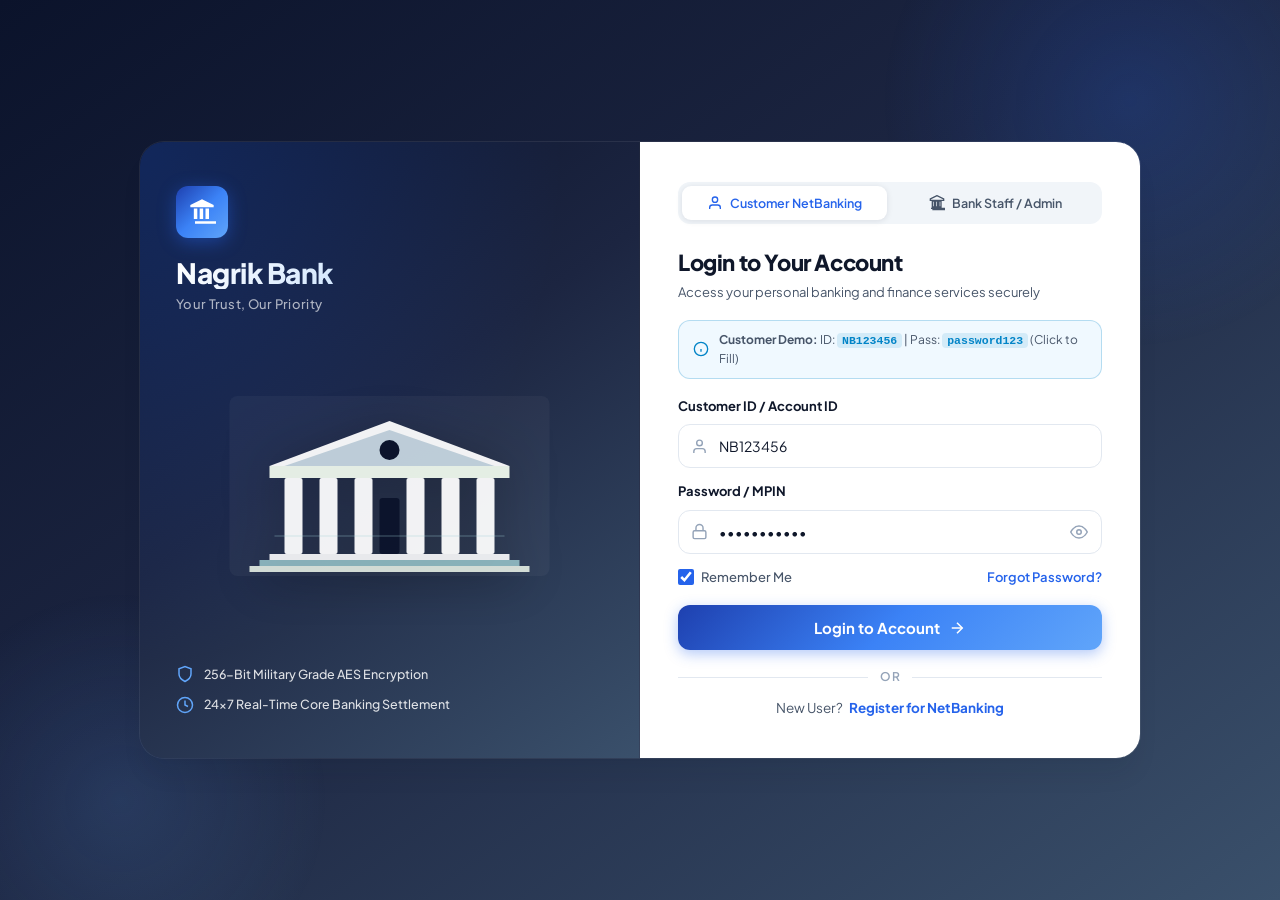
<file: Banking and Personal Finance Management System/profile.html>
<!DOCTYPE html>
<html lang="en">
<head>
    <meta charset="UTF-8">
    <meta name="viewport" content="width=device-width, initial-scale=1.0">
    <title>NAGRIK BANK - Profile &amp; Security Settings</title>
    <link rel="stylesheet" href="member_4.css">
</head>
<body id="profile-view">

<!-- ================= TOP NAVIGATION HEADER ================= -->
<header class="bank-header">
    <div class="header-container">
        <a href="dashboard.html" class="brand-wrapper">
            <div class="brand-icon-box">
                <svg viewBox="0 0 24 24" fill="none" stroke="currentColor" stroke-width="2.2">
                    <rect x="3" y="11" width="18" height="11" rx="2" ry="2"></rect>
                    <path d="M7 11V7a5 5 0 0 1 10 0v4"></path>
                </svg>
            </div>
            <div class="brand-text">
                <span class="brand-name">NAGRIK BANK</span>
                <span class="brand-tagline">Premier Digital Bank</span>
            </div>
        </a>

        <nav class="main-nav">
            <a href="dashboard.html" class="nav-link">
                <svg viewBox="0 0 24 24" fill="none" stroke="currentColor" stroke-width="2"><path d="M3 9l9-7 9 7v11a2 2 0 0 1-2 2H5a2 2 0 0 1-2-2z"></path><polyline points="9 22 9 12 15 12 15 22"></polyline></svg>
                Dashboard
            </a>
            <a href="accounts.html" class="nav-link">
                <svg viewBox="0 0 24 24" fill="none" stroke="currentColor" stroke-width="2"><rect x="2" y="5" width="20" height="14" rx="2"></rect><line x1="2" y1="10" x2="22" y2="10"></line></svg>
                Accounts
            </a>
            <a href="transactions.html" class="nav-link">
                <svg viewBox="0 0 24 24" fill="none" stroke="currentColor" stroke-width="2"><line x1="12" y1="1" x2="12" y2="23"></line><path d="M17 5H9.5a3.5 3.5 0 0 0 0 7h5a3.5 3.5 0 0 1 0 7H6"></path></svg>
                Transactions
            </a>
            <a href="finance.html" class="nav-link">
                <svg viewBox="0 0 24 24" fill="none" stroke="currentColor" stroke-width="2"><path d="M21.21 15.89A10 10 0 1 1 8 2.83"></path><path d="M22 12A10 10 0 0 0 12 2v10z"></path></svg>
                Finance
            </a>
            <a href="transfer.html" class="nav-link">
                <svg viewBox="0 0 24 24" fill="none" stroke="currentColor" stroke-width="2"><line x1="22" y1="2" x2="11" y2="13"></line><polygon points="22 2 15 22 11 13 2 9 22 2"></polygon></svg>
                Transfer
            </a>
            <a href="profile.html" class="nav-link active">
                <svg viewBox="0 0 24 24" fill="none" stroke="currentColor" stroke-width="2"><path d="M20 21v-2a4 4 0 0 0-4-4H8a4 4 0 0 0-4 4v2"></path><circle cx="12" cy="7" r="4"></circle></svg>
                Profile
            </a>
        </nav>

        <div class="header-actions">
            <button class="btn-icon" id="theme-toggle-btn" title="Toggle Light/Dark Theme">
                <svg viewBox="0 0 24 24" fill="none" stroke="currentColor" stroke-width="2"><path d="M21 12.79A9 9 0 1 1 11.21 3 7 7 0 0 0 21 12.79z"></path></svg>
            </button>
            <a href="profile.html" class="user-profile-badge">
                <div class="avatar-circle">RS</div>
                <div class="user-name-role">
                    <span class="badge-name">Rohit Saraswat</span>
                    <span class="badge-status">● Verified</span>
                </div>
            </a>
            <a href="index.html" class="btn-logout-nav" id="btn-logout-nav" title="Logout from Nagrik Bank">
                <svg viewBox="0 0 24 24" fill="none" stroke="currentColor" stroke-width="2" width="16" height="16"><path d="M9 21H5a2 2 0 0 1-2-2V5a2 2 0 0 1 2-2h4"></path><polyline points="16 17 21 12 16 7"></polyline><line x1="21" y1="12" x2="9" y2="12"></line></svg>
                <span>Logout</span>
            </a>
        </div>
    </div>
</header>

<main class="main-wrapper" style="max-width:960px;">
    <!-- Profile Hero Card -->
    <div class="profile-hero-card">
        <div class="profile-avatar-lg">RS</div>
        <div style="flex:1;">
            <div style="display:flex; align-items:center; gap:12px; margin-bottom:4px;">
                <h1 style="font-size:24px; font-weight:800; color:var(--text-primary);" id="profile-hero-name">Rohit Saraswat</h1>
                <span class="kyc-pill">
                    <svg viewBox="0 0 24 24" fill="none" stroke="currentColor" stroke-width="2.5"><polyline points="20 6 9 17 4 12"></polyline></svg>
                    KYC Verified
                </span>
            </div>
            <div style="font-size:13px; color:var(--text-secondary); margin-bottom:6px;" id="profile-hero-type">
                Premier Savings &amp; Investment Account • Since 2023
            </div>
            <div style="font-size:12px; font-family:monospace; color:var(--text-muted);" id="profile-hero-cid">
                Customer ID: BE-892401
            </div>
        </div>
        <div style="display:flex; flex-direction:column; gap:8px;">
            <button class="btn-secondary" onclick="window.print()" style="font-size:12px; padding:8px 14px;">
                <svg width="14" height="14" viewBox="0 0 24 24" fill="none" stroke="currentColor" stroke-width="2"><polyline points="6 9 6 2 18 2 18 9"></polyline><path d="M6 18H4a2 2 0 0 1-2-2v-5a2 2 0 0 1 2-2h16a2 2 0 0 1 2 2v5a2 2 0 0 1-2 2h-2"></path><rect x="6" y="14" width="12" height="8"></rect></svg>
                Download Profile PDF
            </button>
        </div>
    </div>

    <!-- Personal Information Form Card -->
    <div class="card-panel" style="margin-bottom:28px;">
        <div class="panel-header">
            <h2 class="panel-title">
                <svg width="20" height="20" viewBox="0 0 24 24" fill="none" stroke="currentColor" stroke-width="2"><path d="M20 21v-2a4 4 0 0 0-4-4H8a4 4 0 0 0-4 4v2"></path><circle cx="12" cy="7" r="4"></circle></svg>
                Personal &amp; Contact Details
            </h2>
            <span style="font-size:12px; color:var(--text-muted);">Editable client details</span>
        </div>

        <form id="user-profile-form">
            <div class="profile-info-grid">
                <div class="form-group">
                    <label class="form-label">Full Name</label>
                    <input type="text" class="form-input" id="profile-name-input" required>
                </div>
                <div class="form-group">
                    <label class="form-label">Email Address</label>
                    <input type="email" class="form-input" id="profile-email-input" required>
                </div>
                <div class="form-group">
                    <label class="form-label">Mobile Phone Number</label>
                    <input type="tel" class="form-input" id="profile-phone-input" required>
                </div>
                <div class="form-group">
                    <label class="form-label">City</label>
                    <input type="text" class="form-input" id="profile-city-input" required>
                </div>
                <div class="form-group" style="grid-column: 1 / -1;">
                    <label class="form-label">Residential Address</label>
                    <input type="text" class="form-input" id="profile-address-input" required>
                </div>
                <div class="form-group">
                    <label class="form-label">Date of Birth</label>
                    <input type="date" class="form-input" id="profile-dob-input">
                </div>
                <div class="form-group">
                    <label class="form-label">Permanent Account Number (PAN)</label>
                    <input type="text" class="form-input" id="profile-pan-input" style="font-family:monospace; text-transform:uppercase;">
                </div>
            </div>

            <div style="text-align:right; margin-top:10px;">
                <button type="submit" class="btn-primary">
                    <svg width="15" height="15" viewBox="0 0 24 24" fill="none" stroke="currentColor" stroke-width="2.5"><polyline points="20 6 9 17 4 12"></polyline></svg>
                    Save Changes
                </button>
            </div>
        </form>
    </div>

    <!-- Security & Limits Center -->
    <div class="card-panel" style="margin-bottom:28px;">
        <div class="panel-header">
            <h2 class="panel-title">
                <svg width="20" height="20" viewBox="0 0 24 24" fill="none" stroke="currentColor" stroke-width="2"><rect x="3" y="11" width="18" height="11" rx="2" ry="2"></rect><path d="M7 11V7a5 5 0 0 1 10 0v4"></path></svg>
                Security &amp; Transfer Controls
            </h2>
            <span class="badge badge-success">High Protection</span>
        </div>

        <!-- Daily Limit Slider -->
        <div style="margin-bottom:24px; padding-bottom:20px; border-bottom:1px solid var(--border-light);">
            <div style="display:flex; justify-content:space-between; align-items:center; margin-bottom:8px;">
                <div>
                    <strong style="font-size:14px; color:var(--text-primary);">Daily Online Transfer Limit:</strong>
                    <div style="font-size:12px; color:var(--text-muted);">Maximum amount you can transfer across all channels in 24 hours</div>
                </div>
                <span id="daily-limit-display" style="font-size:18px; font-weight:800; color:var(--brand-blue);">₹1,00,000</span>
            </div>
            <input type="range" class="calc-range-slider" id="daily-limit-slider" min="10000" max="500000" step="10000" value="100000">
            <div style="display:flex; justify-content:space-between; font-size:11px; color:var(--text-muted); margin-top:4px;">
                <span>Min: ₹10,000</span>
                <span>Max: ₹5,00,000</span>
            </div>
        </div>

        <!-- Security Switches -->
        <div class="switch-toggle-row">
            <div>
                <strong style="font-size:14px; color:var(--text-primary);">Two-Factor Authentication (2FA)</strong>
                <div style="font-size:12px; color:var(--text-muted);">Require OTP code verification on unknown devices</div>
            </div>
            <input type="checkbox" class="switch-input" checked id="toggle-2fa">
        </div>

        <div class="switch-toggle-row">
            <div>
                <strong style="font-size:14px; color:var(--text-primary);">Biometric Touch / Face ID Quick Login</strong>
                <div style="font-size:12px; color:var(--text-muted);">Enable biometric sensors on supported mobile &amp; tablet hardware</div>
            </div>
            <input type="checkbox" class="switch-input" checked id="toggle-bio">
        </div>

        <div class="switch-toggle-row">
            <div>
                <strong style="font-size:14px; color:var(--text-primary);">Real-time SMS &amp; Email Transaction Alerts</strong>
                <div style="font-size:12px; color:var(--text-muted);">Instant dispatch on credit and debit transactions over ₹100</div>
            </div>
            <input type="checkbox" class="switch-input" checked id="toggle-sms">
        </div>
    </div>

    <!-- Active Sessions & Factory Reset -->
    <div class="card-panel">
        <div class="panel-header">
            <h2 class="panel-title">
                <svg width="20" height="20" viewBox="0 0 24 24" fill="none" stroke="currentColor" stroke-width="2"><circle cx="12" cy="12" r="10"></circle><line x1="2" y1="12" x2="22" y2="12"></line><path d="M12 2a15.3 15.3 0 0 1 4 10 15.3 15.3 0 0 1-4 10 15.3 15.3 0 0 1-4-10 15.3 15.3 0 0 1 4-10z"></path></svg>
                Active Authorized Sessions &amp; System Maintenance
            </h2>
        </div>

        <div style="display:flex; justify-content:space-between; align-items:center; padding:12px 0; border-bottom:1px solid var(--border-light);">
            <div>
                <div style="font-weight:700; font-size:14px; color:var(--text-primary);">Google Chrome on Windows 11 (Current Session)</div>
                <div style="font-size:12px; color:var(--text-muted);">IP: 103.21.201.42 • New Delhi, India • Active Now</div>
            </div>
            <span class="badge badge-success">This Device</span>
        </div>

        <div style="display:flex; justify-content:space-between; align-items:center; padding:12px 0; border-bottom:1px solid var(--border-light);">
            <div>
                <div style="font-weight:700; font-size:14px; color:var(--text-primary);">NAGRIK BANK Mobile App (iPhone 15 Pro)</div>
                <div style="font-size:12px; color:var(--text-muted);">iOS 18.1 • Last active 42 mins ago</div>
            </div>
            <span class="badge badge-info">Trusted Mobile</span>
        </div>

        <div style="margin-top:24px; padding-top:18px; border-top:1px solid var(--border-light); display:flex; justify-content:space-between; align-items:center; flex-wrap:wrap; gap:12px;">
            <div>
                <strong style="color:var(--danger); font-size:14px;">Reset Demonstration Data</strong>
                <div style="font-size:12px; color:var(--text-muted);">Reset all accounts, mock transactions, and budgets back to clean demo defaults.</div>
            </div>
            <button type="button" class="btn-secondary" id="btn-reset-demo-data" style="color:var(--danger); border-color:rgba(239, 68, 68, 0.3);">
                <svg width="14" height="14" viewBox="0 0 24 24" fill="none" stroke="currentColor" stroke-width="2"><polyline points="1 4 1 10 7 10"></polyline><polyline points="23 20 23 14 17 14"></polyline><path d="M20.49 9A9 9 0 0 0 5.64 5.64L1 10m22 4l-4.64 4.36A9 9 0 0 1 3.51 15"></path></svg>
                Reset Demo Data
            </button>
        </div>
    </div>
</main>

<!-- ================= FOOTER ================= -->
<footer class="bank-footer">
    <div class="footer-container">
        <div>
            <strong>© 2026 NAGRIK BANK Digital Banking.</strong> All rights reserved. 256-bit SSL secured.
        </div>
        <nav class="footer-nav">
            <a href="dashboard.html">Dashboard</a>
            <a href="accounts.html">Accounts</a>
            <a href="transactions.html">Transactions</a>
            <a href="finance.html">Finance</a>
            <a href="transfer.html">Transfer</a>
            <a href="profile.html">Profile</a>
        </nav>
    </div>
</footer>

<!-- Scripts -->
    <script src="member_4.js"></script>
</body>
</html>
</file>
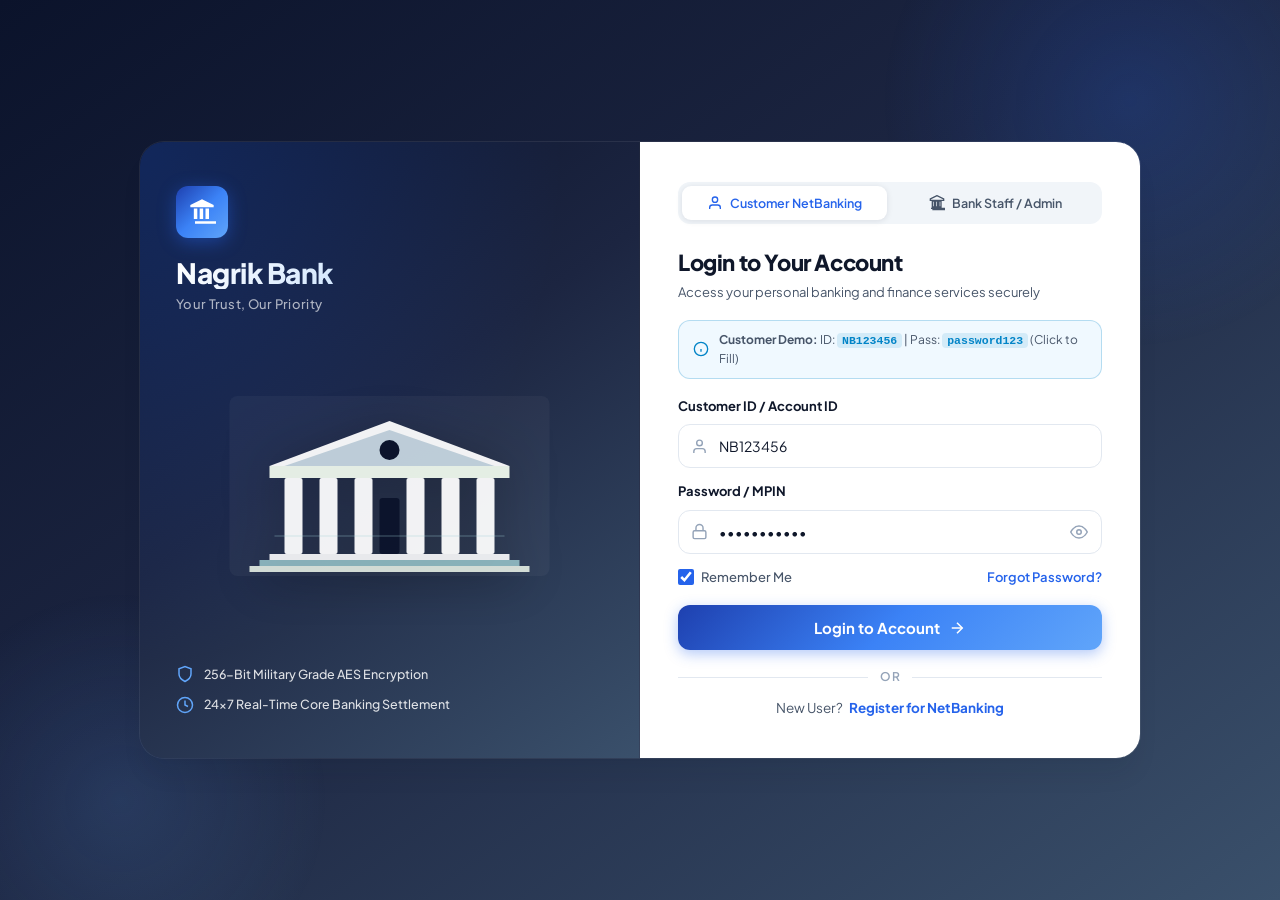
<file: Banking and Personal Finance Management System/transactions.html>
﻿<!DOCTYPE html>
<html lang="en">
<head>
    <meta charset="UTF-8">
    <meta name="viewport" content="width=device-width, initial-scale=1.0">
    <title>NAGRIK BANK - Transactions &amp; Statements</title>
    <link rel="stylesheet" href="member_2.css">
</head>
<body>

<!-- ================= TOP NAVIGATION HEADER ================= -->
<header class="bank-header">
    <div class="header-container">
        <a href="dashboard.html" class="brand-wrapper">
            <div class="brand-icon-box">
                <svg viewBox="0 0 24 24" fill="none" stroke="currentColor" stroke-width="2.2">
                    <rect x="3" y="11" width="18" height="11" rx="2" ry="2"></rect>
                    <path d="M7 11V7a5 5 0 0 1 10 0v4"></path>
                </svg>
            </div>
            <div class="brand-text">
                <span class="brand-name">NAGRIK BANK</span>
                <span class="brand-tagline">Premier Digital Bank</span>
            </div>
        </a>

        <nav class="main-nav">
            <a href="dashboard.html" class="nav-link">
                <svg viewBox="0 0 24 24" fill="none" stroke="currentColor" stroke-width="2"><path d="M3 9l9-7 9 7v11a2 2 0 0 1-2 2H5a2 2 0 0 1-2-2z"></path><polyline points="9 22 9 12 15 12 15 22"></polyline></svg>
                Dashboard
            </a>
            <a href="accounts.html" class="nav-link">
                <svg viewBox="0 0 24 24" fill="none" stroke="currentColor" stroke-width="2"><rect x="2" y="5" width="20" height="14" rx="2"></rect><line x1="2" y1="10" x2="22" y2="10"></line></svg>
                Accounts
            </a>
            <a href="transactions.html" class="nav-link active">
                <svg viewBox="0 0 24 24" fill="none" stroke="currentColor" stroke-width="2"><line x1="12" y1="1" x2="12" y2="23"></line><path d="M17 5H9.5a3.5 3.5 0 0 0 0 7h5a3.5 3.5 0 0 1 0 7H6"></path></svg>
                Transactions
            </a>
            <a href="finance.html" class="nav-link">
                <svg viewBox="0 0 24 24" fill="none" stroke="currentColor" stroke-width="2"><path d="M21.21 15.89A10 10 0 1 1 8 2.83"></path><path d="M22 12A10 10 0 0 0 12 2v10z"></path></svg>
                Finance
            </a>
            <a href="transfer.html" class="nav-link">
                <svg viewBox="0 0 24 24" fill="none" stroke="currentColor" stroke-width="2"><line x1="22" y1="2" x2="11" y2="13"></line><polygon points="22 2 15 22 11 13 2 9 22 2"></polygon></svg>
                Transfer
            </a>
            <a href="profile.html" class="nav-link">
                <svg viewBox="0 0 24 24" fill="none" stroke="currentColor" stroke-width="2"><path d="M20 21v-2a4 4 0 0 0-4-4H8a4 4 0 0 0-4 4v2"></path><circle cx="12" cy="7" r="4"></circle></svg>
                Profile
            </a>
        </nav>

        <div class="header-actions">
            <button class="btn-icon" id="theme-toggle-btn" title="Toggle Light/Dark Theme">
                <svg viewBox="0 0 24 24" fill="none" stroke="currentColor" stroke-width="2"><path d="M21 12.79A9 9 0 1 1 11.21 3 7 7 0 0 0 21 12.79z"></path></svg>
            </button>
            <a href="profile.html" class="user-profile-badge">
                <div class="avatar-circle">RS</div>
                <div class="user-name-role">
                    <span class="badge-name">Rohit Saraswat</span>
                    <span class="badge-status">● Verified</span>
                </div>
            </a>
            <a href="index.html" class="btn-logout-nav" id="btn-logout-nav" title="Logout from Nagrik Bank">
                <svg viewBox="0 0 24 24" fill="none" stroke="currentColor" stroke-width="2" width="16" height="16"><path d="M9 21H5a2 2 0 0 1-2-2V5a2 2 0 0 1 2-2h4"></path><polyline points="16 17 21 12 16 7"></polyline><line x1="21" y1="12" x2="9" y2="12"></line></svg>
                <span>Logout</span>
            </a>
        </div>
    </div>
</header>

<main class="main-wrapper">
    <!-- Header Title & Badges -->
    <div style="display:flex; justify-content:space-between; align-items:center; margin-bottom:24px; flex-wrap:wrap; gap:14px;">
        <div>
            <h1 style="font-size:26px; font-weight:800; color:var(--text-primary); margin-bottom:4px; display:flex; align-items:center; gap:12px;">
                Transaction History &amp; Statements
                <span class="badge badge-info" id="txn-count-badge">Loading...</span>
            </h1>
            <p style="color:var(--text-secondary); font-size:14px;">Real-time unified ledger for all account inflows, card debits, bill payments, and inter-bank transfers.</p>
        </div>
        <div style="display:flex; gap:10px;">
            <button class="btn-primary" id="btn-add-txn-modal">
                <svg width="15" height="15" viewBox="0 0 24 24" fill="none" stroke="currentColor" stroke-width="2.5"><line x1="12" y1="5" x2="12" y2="19"></line><line x1="5" y1="12" x2="19" y2="12"></line></svg>
                Record Transaction
            </button>
        </div>
    </div>

    <!-- Summary Metrics Strip -->
    <section class="metric-grid" style="grid-template-columns: repeat(3, 1fr); margin-bottom:24px;">
        <div class="metric-card">
            <span class="metric-title">Period Inflow (Credits)</span>
            <div class="metric-value" id="summary-total-inflow" style="color:var(--success); margin:8px 0;">₹0.00</div>
            <span style="font-size:12px; color:var(--text-muted);">Salary, freelance, refunds</span>
        </div>
        <div class="metric-card">
            <span class="metric-title">Period Outflow (Debits)</span>
            <div class="metric-value" id="summary-total-outflow" style="color:var(--danger); margin:8px 0;">₹0.00</div>
            <span style="font-size:12px; color:var(--text-muted);">Transfers, purchases, utility bills</span>
        </div>
        <div class="metric-card">
            <span class="metric-title">Net Financial Cashflow</span>
            <div class="metric-value" id="summary-net-flow" style="margin:8px 0;">₹0.00</div>
            <span style="font-size:12px; color:var(--text-muted);">Positive net cash reserves</span>
        </div>
    </section>

    <!-- Toolbar: Search, Filters, and Export -->
    <div class="transactions-toolbar">
        <div class="search-input-wrap">
            <svg viewBox="0 0 24 24" fill="none" stroke="currentColor" stroke-width="2"><circle cx="11" cy="11" r="8"></circle><line x1="21" y1="21" x2="16.65" y2="16.65"></line></svg>
            <input type="text" class="form-input" id="txn-search-input" placeholder="Search by recipient, description, reference number, or amount...">
        </div>

        <div class="filter-controls-row">
            <div class="filter-select-group">
                <!-- Type Filter -->
                <select id="filter-type-select">
                    <option value="all">All Types (Credit &amp; Debit)</option>
                    <option value="credit">Credits Only (+ Inflow)</option>
                    <option value="debit">Debits Only (- Outflow)</option>
                </select>

                <!-- Category Filter -->
                <select id="filter-category-select">
                    <option value="all">All Categories</option>
                    <option value="Income">Salary &amp; Income</option>
                    <option value="Food">Food &amp; Dining</option>
                    <option value="Shopping">Shopping &amp; Retail</option>
                    <option value="Utilities">Utilities &amp; Bills</option>
                    <option value="Transfer">Bank Transfers</option>
                    <option value="Entertainment">Entertainment</option>
                    <option value="Travel">Travel &amp; Fuel</option>
                </select>

                <!-- Account Filter -->
                <select id="filter-account-select">
                    <option value="all">All Accounts</option>
                </select>

                <!-- Sort Filter -->
                <select id="filter-sort-select">
                    <option value="date-desc">Newest First</option>
                    <option value="date-asc">Oldest First</option>
                    <option value="amount-desc">Amount: High to Low</option>
                    <option value="amount-asc">Amount: Low to High</option>
                </select>
            </div>

            <!-- Export Buttons -->
            <div class="export-actions-group">
                <button class="btn-secondary btn-export" id="btn-export-csv" title="Download filtered statement as CSV file">
                    <svg width="15" height="15" viewBox="0 0 24 24" fill="none" stroke="currentColor" stroke-width="2"><path d="M21 15v4a2 2 0 0 1-2 2H5a2 2 0 0 1-2-2v-4"></path><polyline points="7 10 12 15 17 10"></polyline><line x1="12" y1="15" x2="12" y2="3"></line></svg>
                    Download CSV
                </button>
                <button class="btn-secondary btn-export" onclick="window.print()" title="Print formal account statement">
                    <svg width="15" height="15" viewBox="0 0 24 24" fill="none" stroke="currentColor" stroke-width="2"><polyline points="6 9 6 2 18 2 18 9"></polyline><path d="M6 18H4a2 2 0 0 1-2-2v-5a2 2 0 0 1 2-2h16a2 2 0 0 1 2 2v5a2 2 0 0 1-2 2h-2"></path><rect x="6" y="14" width="12" height="8"></rect></svg>
                    Print Statement
                </button>
            </div>
        </div>
    </div>

    <!-- Master Transaction Table Card -->
    <div class="card-panel" style="padding:0; overflow:hidden;">
        <div class="table-responsive">
            <table class="bank-table">
                <thead>
                    <tr>
                        <th>Transaction Description &amp; Details</th>
                        <th>Category</th>
                        <th>Date &amp; Time</th>
                        <th>Source Account</th>
                        <th>Status</th>
                        <th style="text-align:right;">Amount (INR)</th>
                    </tr>
                </thead>
                <tbody id="transactions-table-body">
                    <!-- Injected by member_2.js -->
                </tbody>
            </table>
        </div>
        <div class="pagination-strip">
            <span id="txn-footer-count">Loading transactions...</span>
            <span style="font-size:12px; color:var(--text-muted);">Tip: Click any transaction to open official receipt</span>
        </div>
    </div>
</main>

<!-- ================= MODALS ================= -->

<!-- Transaction Detail Modal -->
<div class="modal-backdrop" id="txn-detail-modal">
    <div class="modal-box">
        <div class="modal-header">
            <h3 class="modal-title">Transaction Receipt</h3>
            <button class="modal-close" onclick="closeModal('txn-detail-modal')">&times;</button>
        </div>
        <div class="modal-body" id="txn-detail-modal-body">
            <!-- Injected via JavaScript -->
        </div>
        <div class="modal-footer">
            <button type="button" class="btn-secondary" onclick="window.print()">
                <svg width="14" height="14" viewBox="0 0 24 24" fill="none" stroke="currentColor" stroke-width="2"><polyline points="6 9 6 2 18 2 18 9"></polyline><path d="M6 18H4a2 2 0 0 1-2-2v-5a2 2 0 0 1 2-2h16a2 2 0 0 1 2 2v5a2 2 0 0 1-2 2h-2"></path><rect x="6" y="14" width="12" height="8"></rect></svg> Print Receipt
            </button>
            <button type="button" class="btn-primary" onclick="closeModal('txn-detail-modal')">Done</button>
        </div>
    </div>
</div>

<!-- Add Manual Transaction Modal -->
<div class="modal-backdrop" id="add-txn-modal">
    <div class="modal-box">
        <div class="modal-header">
            <h3 class="modal-title">Record Manual Transaction</h3>
            <button class="modal-close" onclick="closeModal('add-txn-modal')">&times;</button>
        </div>
        <form id="add-txn-form">
            <div class="modal-body">
                <div class="form-group">
                    <label class="form-label">Transaction Type</label>
                    <select class="form-select" id="manual-txn-type" required>
                        <option value="debit">Debit / Outflow (-)</option>
                        <option value="credit">Credit / Inflow (+)</option>
                    </select>
                </div>
                <div class="form-group">
                    <label class="form-label">Target Account</label>
                    <select class="form-select" id="manual-txn-account" required></select>
                </div>
                <div class="form-group">
                    <label class="form-label">Category</label>
                    <select class="form-select" id="manual-txn-category" required>
                        <option value="Food">Food &amp; Dining</option>
                        <option value="Shopping">Shopping &amp; Retail</option>
                        <option value="Utilities">Utilities &amp; Bills</option>
                        <option value="Entertainment">Entertainment</option>
                        <option value="Travel">Travel &amp; Fuel</option>
                        <option value="Income">Salary / Income</option>
                        <option value="Transfer">Bank Transfer</option>
                    </select>
                </div>
                <div class="form-group">
                    <label class="form-label">Amount (₹)</label>
                    <input type="number" class="form-input" id="manual-txn-amount" placeholder="e.g. 1500" min="1" step="1" required>
                </div>
                <div class="form-group">
                    <label class="form-label">Description / Merchant</label>
                    <input type="text" class="form-input" id="manual-txn-desc" placeholder="e.g. Starbucks Coffee, Pharmacy" required>
                </div>
            </div>
            <div class="modal-footer">
                <button type="button" class="btn-secondary" onclick="closeModal('add-txn-modal')">Cancel</button>
                <button type="submit" class="btn-primary">Save Transaction</button>
            </div>
        </form>
    </div>
</div>

<!-- ================= FOOTER ================= -->
<footer class="bank-footer">
    <div class="footer-container">
        <div>
            <strong>© 2026 NAGRIK BANK Digital Banking.</strong> All rights reserved. 256-bit SSL secured.
        </div>
        <nav class="footer-nav">
            <a href="dashboard.html">Dashboard</a>
            <a href="accounts.html">Accounts</a>
            <a href="transactions.html">Transactions</a>
            <a href="finance.html">Finance</a>
            <a href="transfer.html">Transfer</a>
            <a href="profile.html">Profile</a>
        </nav>
    </div>
</footer>

<!-- Scripts -->
    <script src="member_2.js"></script>
</body>
</html>
</file>
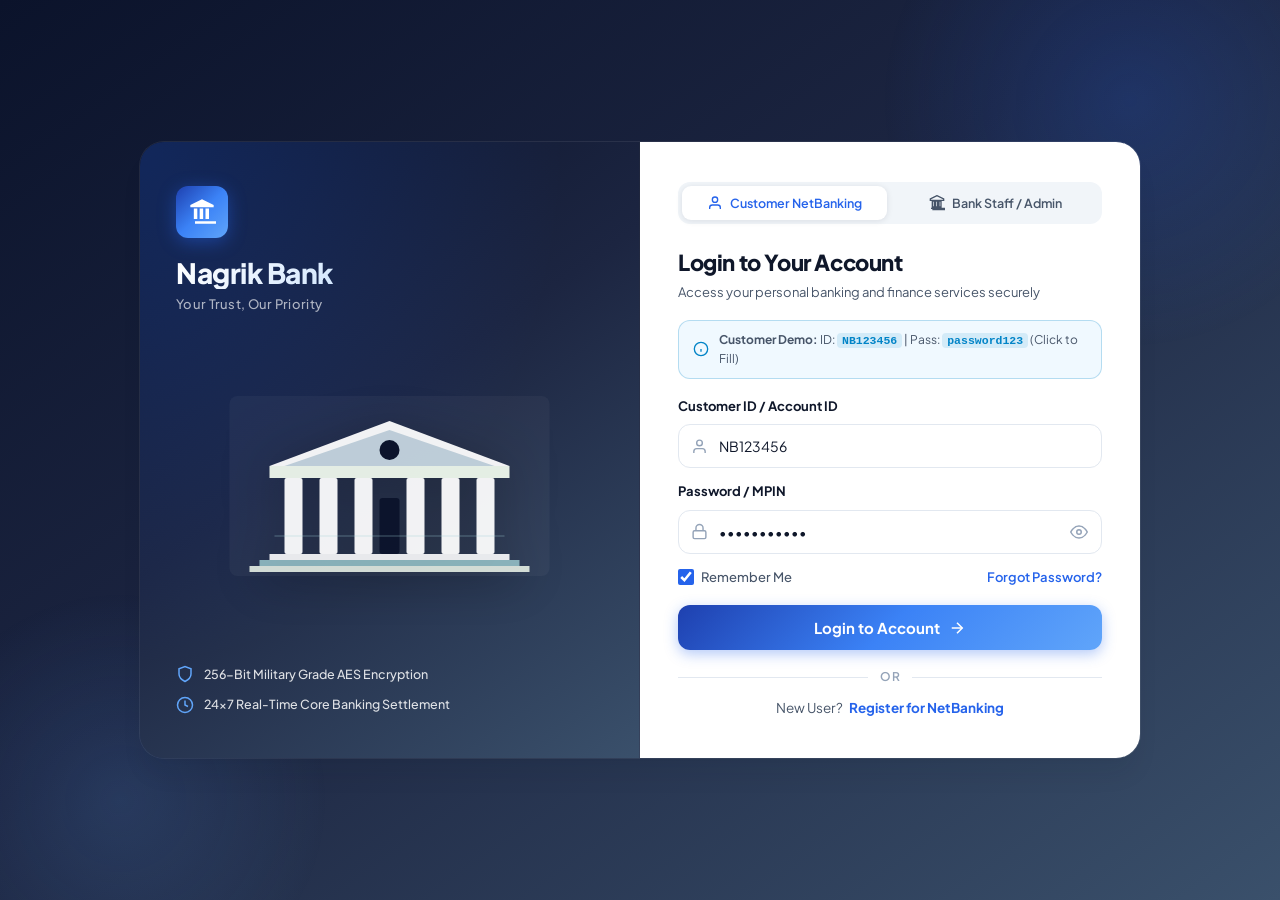
<file: Banking and Personal Finance Management System/transfer.html>
﻿<!DOCTYPE html>
<html lang="en">
<head>
    <meta charset="UTF-8">
    <meta name="viewport" content="width=device-width, initial-scale=1.0">
    <title>NAGRIK BANK - Transfer Money &amp; Payments</title>
    <link rel="stylesheet" href="member_4.css">
</head>
<body id="transfer-view">

<!-- ================= TOP NAVIGATION HEADER ================= -->
<header class="bank-header">
    <div class="header-container">
        <a href="dashboard.html" class="brand-wrapper">
            <div class="brand-icon-box">
                <svg viewBox="0 0 24 24" fill="none" stroke="currentColor" stroke-width="2.2">
                    <rect x="3" y="11" width="18" height="11" rx="2" ry="2"></rect>
                    <path d="M7 11V7a5 5 0 0 1 10 0v4"></path>
                </svg>
            </div>
            <div class="brand-text">
                <span class="brand-name">NAGRIK BANK</span>
                <span class="brand-tagline">Premier Digital Bank</span>
            </div>
        </a>

        <nav class="main-nav">
            <a href="dashboard.html" class="nav-link">
                <svg viewBox="0 0 24 24" fill="none" stroke="currentColor" stroke-width="2"><path d="M3 9l9-7 9 7v11a2 2 0 0 1-2 2H5a2 2 0 0 1-2-2z"></path><polyline points="9 22 9 12 15 12 15 22"></polyline></svg>
                Dashboard
            </a>
            <a href="accounts.html" class="nav-link">
                <svg viewBox="0 0 24 24" fill="none" stroke="currentColor" stroke-width="2"><rect x="2" y="5" width="20" height="14" rx="2"></rect><line x1="2" y1="10" x2="22" y2="10"></line></svg>
                Accounts
            </a>
            <a href="transactions.html" class="nav-link">
                <svg viewBox="0 0 24 24" fill="none" stroke="currentColor" stroke-width="2"><line x1="12" y1="1" x2="12" y2="23"></line><path d="M17 5H9.5a3.5 3.5 0 0 0 0 7h5a3.5 3.5 0 0 1 0 7H6"></path></svg>
                Transactions
            </a>
            <a href="finance.html" class="nav-link">
                <svg viewBox="0 0 24 24" fill="none" stroke="currentColor" stroke-width="2"><path d="M21.21 15.89A10 10 0 1 1 8 2.83"></path><path d="M22 12A10 10 0 0 0 12 2v10z"></path></svg>
                Finance
            </a>
            <a href="transfer.html" class="nav-link active">
                <svg viewBox="0 0 24 24" fill="none" stroke="currentColor" stroke-width="2"><line x1="22" y1="2" x2="11" y2="13"></line><polygon points="22 2 15 22 11 13 2 9 22 2"></polygon></svg>
                Transfer
            </a>
            <a href="profile.html" class="nav-link">
                <svg viewBox="0 0 24 24" fill="none" stroke="currentColor" stroke-width="2"><path d="M20 21v-2a4 4 0 0 0-4-4H8a4 4 0 0 0-4 4v2"></path><circle cx="12" cy="7" r="4"></circle></svg>
                Profile
            </a>
        </nav>

        <div class="header-actions">
            <button class="btn-icon" id="theme-toggle-btn" title="Toggle Light/Dark Theme">
                <svg viewBox="0 0 24 24" fill="none" stroke="currentColor" stroke-width="2"><path d="M21 12.79A9 9 0 1 1 11.21 3 7 7 0 0 0 21 12.79z"></path></svg>
            </button>
            <a href="profile.html" class="user-profile-badge">
                <div class="avatar-circle">RS</div>
                <div class="user-name-role">
                    <span class="badge-name">Rohit Saraswat</span>
                    <span class="badge-status">● Verified</span>
                </div>
            </a>
            <a href="index.html" class="btn-logout-nav" id="btn-logout-nav" title="Logout from Nagrik Bank">
                <svg viewBox="0 0 24 24" fill="none" stroke="currentColor" stroke-width="2" width="16" height="16"><path d="M9 21H5a2 2 0 0 1-2-2V5a2 2 0 0 1 2-2h4"></path><polyline points="16 17 21 12 16 7"></polyline><line x1="21" y1="12" x2="9" y2="12"></line></svg>
                <span>Logout</span>
            </a>
        </div>
    </div>
</header>

<main class="main-wrapper" style="max-width:850px;">
    <!-- Page Title -->
    <div style="margin-bottom:24px;">
        <h1 style="font-size:26px; font-weight:800; color:var(--text-primary); margin-bottom:4px;">Transfer Money &amp; Instant Payments</h1>
        <p style="color:var(--text-secondary); font-size:14px;">Instant 24x7 settlements via UPI, IMPS, or NEFT with zero transaction fees and multi-factor PIN verification.</p>
    </div>

    <!-- Quick Beneficiaries Strip -->
    <div class="card-panel" style="padding:20px 24px 12px; margin-bottom:24px;">
        <div style="display:flex; justify-content:space-between; align-items:center; margin-bottom:12px;">
            <span style="font-size:13px; font-weight:700; color:var(--text-secondary); text-transform:uppercase; letter-spacing:0.5px;">
                Frequent Payees &amp; Beneficiaries
            </span>
            <span style="font-size:11px; color:var(--brand-blue); font-weight:600;">1-Click Auto-Fill</span>
        </div>
        <div class="beneficiaries-strip" id="beneficiaries-strip-container">
            <!-- Populated via member_4.js -->
        </div>
    </div>

    <!-- Transfer Form Panel -->
    <div class="card-panel">
        <form id="money-transfer-form">
            <!-- Transfer Channel Mode -->
            <label class="form-label">Select Transfer Channel</label>
            <div class="transfer-mode-group">
                <div class="mode-radio-label selected" data-mode="UPI">
                    <div class="mode-title">UPI 2.0</div>
                    <div class="mode-subtitle">Instant • 24x7 Free</div>
                </div>
                <div class="mode-radio-label" data-mode="IMPS">
                    <div class="mode-title">IMPS</div>
                    <div class="mode-subtitle">Immediate Settlement</div>
                </div>
                <div class="mode-radio-label" data-mode="NEFT">
                    <div class="mode-title">NEFT</div>
                    <div class="mode-subtitle">Hourly Batches</div>
                </div>
                <div class="mode-radio-label" data-mode="RTGS">
                    <div class="mode-title">RTGS</div>
                    <div class="mode-subtitle">High Value (₹2L+)</div>
                </div>
            </div>

            <!-- Source Account -->
            <div class="form-group">
                <label class="form-label">Debiting From Account</label>
                <select class="form-select" id="transfer-source-account" required></select>
            </div>

            <!-- Recipient Name -->
            <div class="form-group">
                <label class="form-label">Recipient / Beneficiary Full Name</label>
                <input type="text" class="form-input" id="transfer-recipient-name" placeholder="e.g. Priya Sharma or Landlord Rent" required>
            </div>

            <!-- Recipient Account or UPI ID -->
            <div class="form-group">
                <label class="form-label">Recipient Account Number / UPI ID</label>
                <input type="text" class="form-input" id="transfer-recipient-account" placeholder="e.g. 984512003412 or user@okhdfc" required>
            </div>

            <!-- IFSC Code -->
            <div class="form-group">
                <label class="form-label">Bank IFSC Code (Optional for UPI)</label>
                <input type="text" class="form-input" id="transfer-ifsc-code" placeholder="e.g. HDFC0001245 (Auto-verified)">
            </div>

            <!-- Amount Input & Quick Chips -->
            <div class="form-group">
                <label class="form-label">Transfer Amount (₹)</label>
                <input type="number" class="form-input" id="transfer-amount-input" placeholder="e.g. 5000" min="1" step="1" required style="font-size:18px; font-weight:700;">
                <div class="quick-chips-row">
                    <span style="font-size:12px; color:var(--text-muted); align-self:center;">Quick Add:</span>
                    <button type="button" class="amount-chip" data-add="500">+₹500</button>
                    <button type="button" class="amount-chip" data-add="1000">+₹1,000</button>
                    <button type="button" class="amount-chip" data-add="5000">+₹5,000</button>
                    <button type="button" class="amount-chip" data-add="10000">+₹10,000</button>
                </div>
            </div>

            <!-- Remarks -->
            <div class="form-group">
                <label class="form-label">Payment Remarks / Purpose</label>
                <input type="text" class="form-input" id="transfer-remarks" placeholder="e.g. Apartment Rent, Project Reimbursement">
            </div>

            <!-- Live Summary Card -->
            <div class="transfer-summary-card">
                <div class="summary-row">
                    <span style="color:var(--text-secondary);">Current Available Balance:</span>
                    <strong id="summary-current-balance">₹0.00</strong>
                </div>
                <div class="summary-row">
                    <span style="color:var(--text-secondary);">Transfer Amount:</span>
                    <strong id="summary-transfer-amount" style="color:var(--danger);">₹0.00</strong>
                </div>
                <div class="summary-row">
                    <span style="color:var(--text-secondary);">Bank Processing Fee:</span>
                    <span style="color:var(--success); font-weight:700;">FREE (₹0.00)</span>
                </div>
                <div class="summary-row">
                    <span>Remaining Balance After Payment:</span>
                    <span id="summary-remaining-balance">₹0.00</span>
                </div>
            </div>

            <!-- Submit Button -->
            <button type="submit" class="btn-primary" style="width:100%; padding:14px; font-size:16px;">
                <svg width="18" height="18" viewBox="0 0 24 24" fill="none" stroke="currentColor" stroke-width="2.5"><polyline points="20 6 9 17 4 12"></polyline></svg>
                Authorize &amp; Transfer Money
            </button>
        </form>
    </div>
</main>

<!-- ================= MODALS ================= -->

<!-- 4-Digit Security PIN Modal -->
<div class="modal-backdrop" id="pin-auth-modal">
    <div class="modal-box" style="max-width:420px;">
        <div class="modal-header">
            <h3 class="modal-title">Enter Transaction PIN</h3>
            <button class="modal-close" onclick="closeModal('pin-auth-modal')">&times;</button>
        </div>
        <div class="modal-body" style="text-align:center;">
            <div style="width:50px; height:50px; border-radius:50%; background:rgba(37,99,235,0.12); color:var(--brand-blue); display:flex; align-items:center; justify-content:center; margin:0 auto 12px;">
                <svg width="24" height="24" viewBox="0 0 24 24" fill="none" stroke="currentColor" stroke-width="2"><rect x="3" y="11" width="18" height="11" rx="2" ry="2"></rect><path d="M7 11V7a5 5 0 0 1 10 0v4"></path></svg>
            </div>
            <p style="font-size:14px; font-weight:700; color:var(--text-primary); margin-bottom:4px;">Authorize Transaction</p>
            <p style="font-size:12px; color:var(--text-muted); margin-bottom:20px;">Please enter your 4-digit NAGRIK BANK Security PIN (Default: 1234)</p>

            <div class="pin-input-group">
                <input type="password" maxlength="1" class="pin-digit-box" id="pin-1" autofocus>
                <input type="password" maxlength="1" class="pin-digit-box" id="pin-2">
                <input type="password" maxlength="1" class="pin-digit-box" id="pin-3">
                <input type="password" maxlength="1" class="pin-digit-box" id="pin-4">
            </div>
        </div>
        <div class="modal-footer" style="justify-content:center;">
            <button type="button" class="btn-secondary" onclick="closeModal('pin-auth-modal')">Cancel</button>
            <button type="button" class="btn-primary" id="btn-confirm-pin" style="min-width:140px;">Verify &amp; Pay</button>
        </div>
    </div>
</div>

<!-- Simulated Processing Modal -->
<div class="modal-backdrop" id="transfer-processing-modal">
    <div class="modal-box" style="max-width:380px; text-align:center;">
        <div class="spinner-container">
            <div class="bank-spinner"></div>
            <div style="font-size:18px; font-weight:800; color:var(--text-primary); margin-bottom:6px;">Connecting to Banking Network...</div>
            <div style="font-size:13px; color:var(--text-muted);">Verifying 256-bit encryption &amp; routing payment</div>
        </div>
    </div>
</div>

<!-- Transfer Success Modal -->
<div class="modal-backdrop" id="transfer-success-modal">
    <div class="modal-box">
        <div class="modal-header">
            <h3 class="modal-title">Payment Confirmation</h3>
            <button class="modal-close" onclick="closeModal('transfer-success-modal')">&times;</button>
        </div>
        <div class="modal-body" id="transfer-receipt-body">
            <!-- Dynamically populated via member_4.js -->
        </div>
        <div class="modal-footer">
            <button type="button" class="btn-secondary" onclick="window.print()">
                <svg width="14" height="14" viewBox="0 0 24 24" fill="none" stroke="currentColor" stroke-width="2"><polyline points="6 9 6 2 18 2 18 9"></polyline><path d="M6 18H4a2 2 0 0 1-2-2v-5a2 2 0 0 1 2-2h16a2 2 0 0 1 2 2v5a2 2 0 0 1-2 2h-2"></path><rect x="6" y="14" width="12" height="8"></rect></svg> Print Receipt
            </button>
            <button type="button" class="btn-primary" onclick="closeModal('transfer-success-modal')">Done</button>
        </div>
    </div>
</div>

<!-- ================= FOOTER ================= -->
<footer class="bank-footer">
    <div class="footer-container">
        <div>
            <strong>© 2026 NAGRIK BANK Digital Banking.</strong> All rights reserved. 256-bit SSL secured.
        </div>
        <nav class="footer-nav">
            <a href="dashboard.html">Dashboard</a>
            <a href="accounts.html">Accounts</a>
            <a href="transactions.html">Transactions</a>
            <a href="finance.html">Finance</a>
            <a href="transfer.html">Transfer</a>
            <a href="profile.html">Profile</a>
        </nav>
    </div>
</footer>

<!-- Scripts -->
    <script src="member_4.js"></script>
</body>
</html>
</file>
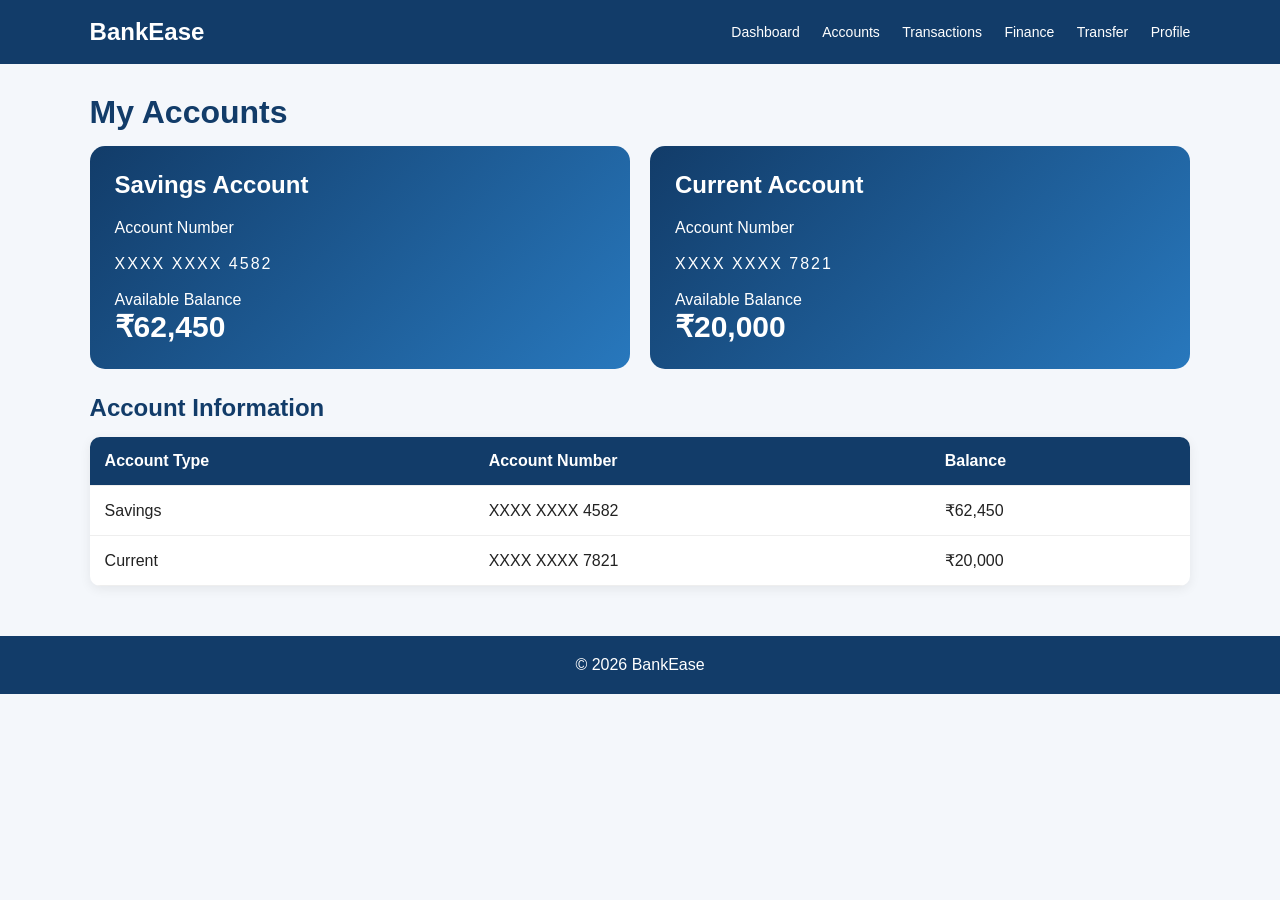
<file: Banking and Persional Finance Management/Member 1/accounts.html>
<!DOCTYPE html>
<html lang="en">
<head>
    <meta charset="UTF-8">
    <meta name="viewport" content="width=device-width, initial-scale=1.0">
    <title>BankEase - Accounts</title>
    <link rel="stylesheet" href="member_1.css">
</head>
<body>
<header>
    <div class="logo">BankEase</div>
    <nav>
        <a href="../Member 1/index.html">Dashboard</a>
        <a href="../Member 1/accounts.html">Accounts</a>
        <a href="../Member 2/transactions.html">Transactions</a>
        <a href="../Member 3/finance.html">Finance</a>
        <a href="../Member 4/transfer.html">Transfer</a>
        <a href="../Member 4/profile.html">Profile</a>
    </nav>
</header>

<main class="container">
    <h1 class="section-title">My Accounts</h1>
    <div class="account-grid">
        <div class="account-card">
            <h2>Savings Account</h2>
            <p>Account Number</p>
            <p class="account-number">XXXX XXXX 4582</p>
            <p>Available Balance</p>
            <p class="balance">₹62,450</p>
        </div>

        <div class="account-card">
            <h2>Current Account</h2>
            <p>Account Number</p>
            <p class="account-number">XXXX XXXX 7821</p>
            <p>Available Balance</p>
            <p class="balance">₹20,000</p>
        </div>
    </div>

    <h2 class="section-title">Account Information</h2>
    <table>
        <tr><th>Account Type</th><th>Account Number</th><th>Balance</th></tr>
        <tr><td>Savings</td><td>XXXX XXXX 4582</td><td>₹62,450</td></tr>
        <tr><td>Current</td><td>XXXX XXXX 7821</td><td>₹20,000</td></tr>
    </table>
</main>

<footer>© 2026 BankEase</footer>
</body>
</html>
</file>
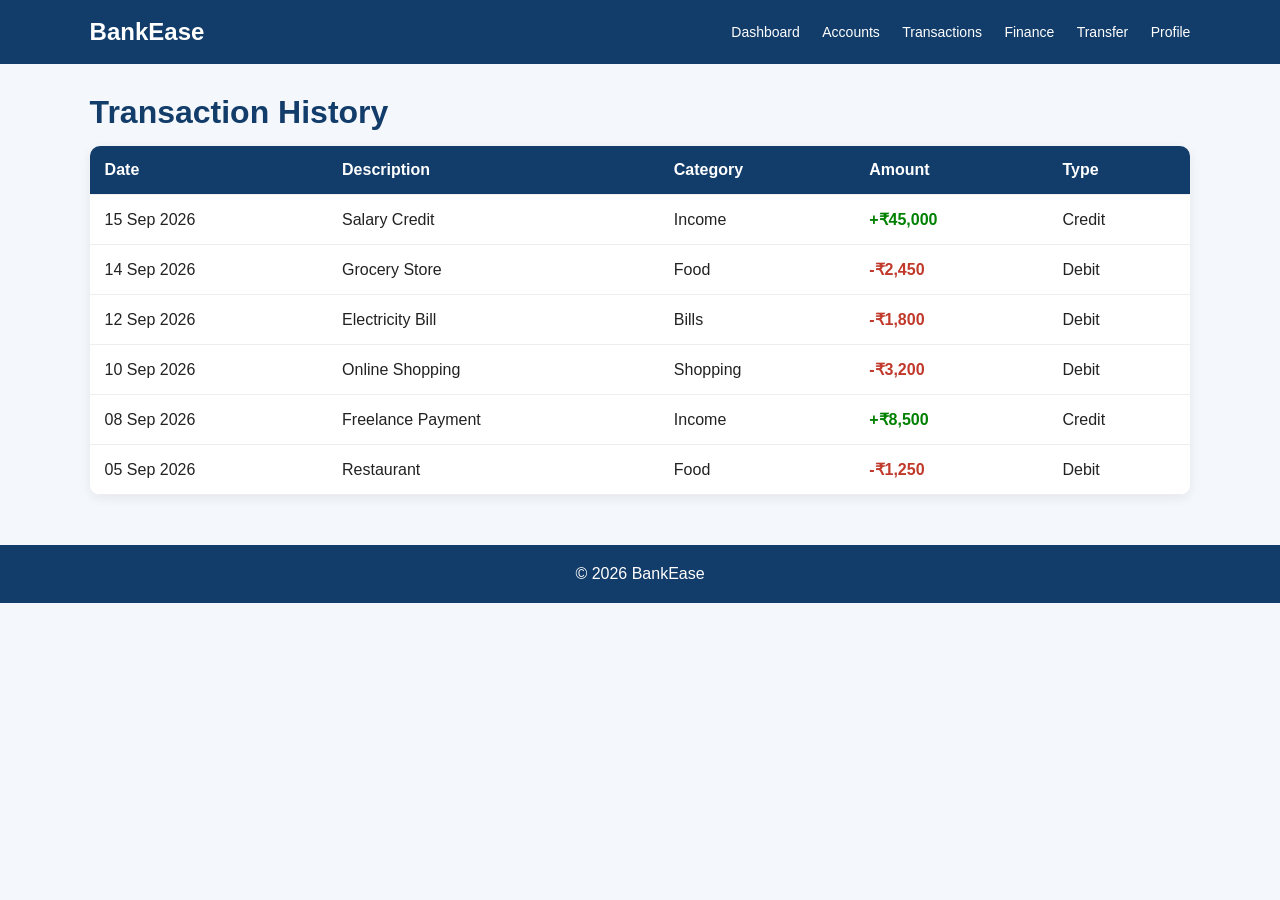
<file: Banking and Persional Finance Management/Member 2/transactions.html>
<!DOCTYPE html>
<html lang="en">
<head>
    <meta charset="UTF-8">
    <meta name="viewport" content="width=device-width, initial-scale=1.0">
    <title>BankEase - Transactions</title>
    <link rel="stylesheet" href="member_2.css">
</head>
<body>
<header>
    <div class="logo">BankEase</div>
    <nav>
        <a href="../Member 1/index.html">Dashboard</a>
        <a href="../Member 1/accounts.html">Accounts</a>
        <a href="../Member 2/transactions.html">Transactions</a>
        <a href="../Member 3/finance.html">Finance</a>
        <a href="../Member 4/transfer.html">Transfer</a>
        <a href="../Member 4/profile.html">Profile</a>
    </nav>
</header>

<main class="container">
    <h1 class="section-title">Transaction History</h1>

    <table>
        <tr>
            <th>Date</th>
            <th>Description</th>
            <th>Category</th>
            <th>Amount</th>
            <th>Type</th>
        </tr>
        <tr><td>15 Sep 2026</td><td>Salary Credit</td><td>Income</td><td class="credit">+₹45,000</td><td>Credit</td></tr>
        <tr><td>14 Sep 2026</td><td>Grocery Store</td><td>Food</td><td class="debit">-₹2,450</td><td>Debit</td></tr>
        <tr><td>12 Sep 2026</td><td>Electricity Bill</td><td>Bills</td><td class="debit">-₹1,800</td><td>Debit</td></tr>
        <tr><td>10 Sep 2026</td><td>Online Shopping</td><td>Shopping</td><td class="debit">-₹3,200</td><td>Debit</td></tr>
        <tr><td>08 Sep 2026</td><td>Freelance Payment</td><td>Income</td><td class="credit">+₹8,500</td><td>Credit</td></tr>
        <tr><td>05 Sep 2026</td><td>Restaurant</td><td>Food</td><td class="debit">-₹1,250</td><td>Debit</td></tr>
    </table>
</main>

<footer>© 2026 BankEase</footer>
</body>
</html>
</file>
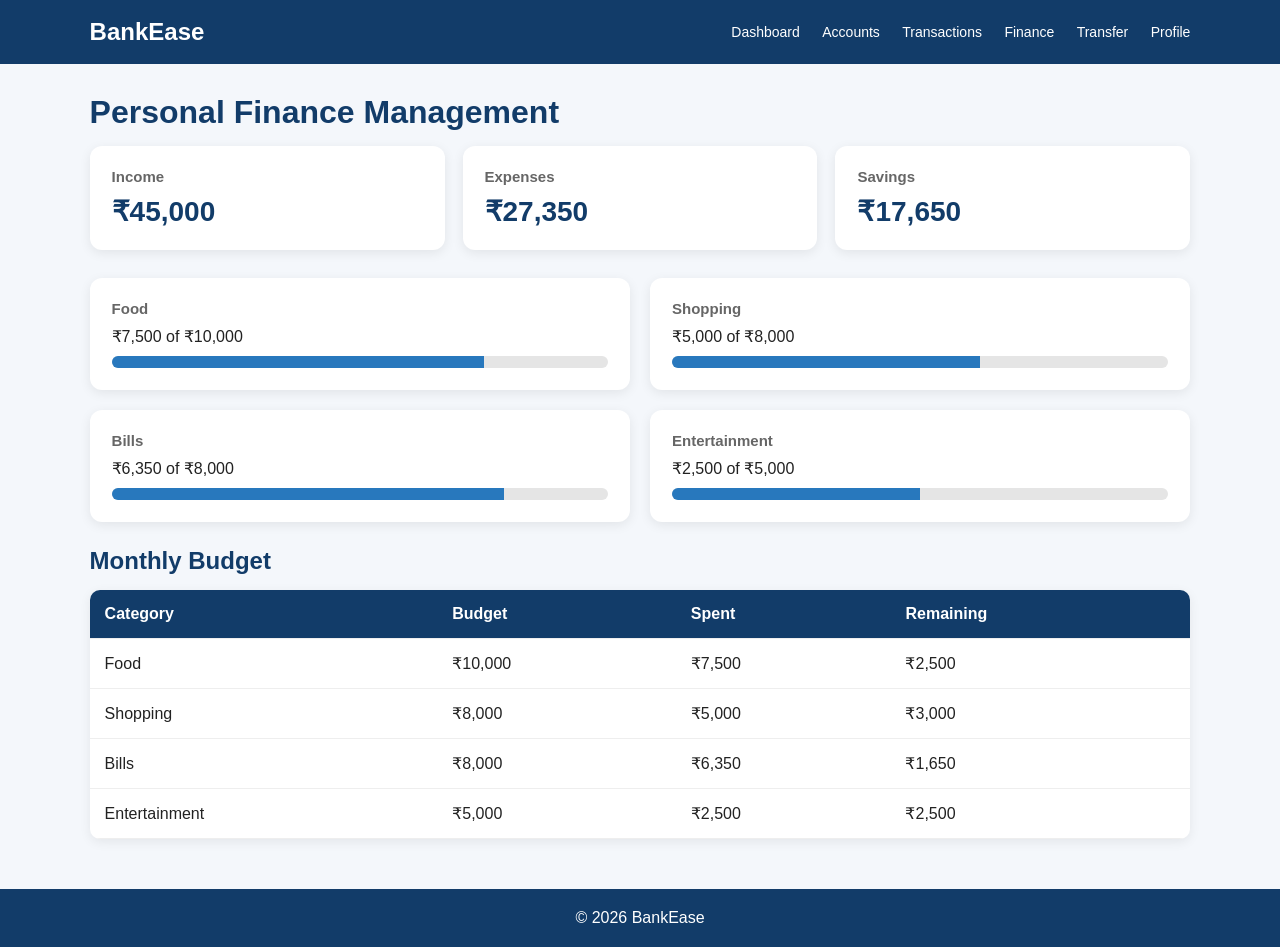
<file: Banking and Persional Finance Management/Member 3/finance.html>
<!DOCTYPE html>
<html lang="en">
<head>
    <meta charset="UTF-8">
    <meta name="viewport" content="width=device-width, initial-scale=1.0">
    <title>BankEase - Personal Finance</title>
    <link rel="stylesheet" href="member_3.css">
</head>
<body>
<header>
    <div class="logo">BankEase</div>
    <nav>
        <a href="../Member 1/index.html">Dashboard</a>
        <a href="../Member 1/accounts.html">Accounts</a>
        <a href="../Member 2/transactions.html">Transactions</a>
        <a href="../Member 3/finance.html">Finance</a>
        <a href="../Member 4/transfer.html">Transfer</a>
        <a href="../Member 4/profile.html">Profile</a>
    </nav>
</header>

<main class="container">
    <h1 class="section-title">Personal Finance Management</h1>

    <section class="cards">
        <div class="card"><h3>Income</h3><div class="amount">₹45,000</div></div>
        <div class="card"><h3>Expenses</h3><div class="amount">₹27,350</div></div>
        <div class="card"><h3>Savings</h3><div class="amount">₹17,650</div></div>
    </section>

    <div class="finance-grid">
        <div class="card">
            <h3>Food</h3>
            <p>₹7,500 of ₹10,000</p>
            <div class="progress"><div class="progress-bar" style="width:75%"></div></div>
        </div>
        <div class="card">
            <h3>Shopping</h3>
            <p>₹5,000 of ₹8,000</p>
            <div class="progress"><div class="progress-bar" style="width:62%"></div></div>
        </div>
        <div class="card">
            <h3>Bills</h3>
            <p>₹6,350 of ₹8,000</p>
            <div class="progress"><div class="progress-bar" style="width:79%"></div></div>
        </div>
        <div class="card">
            <h3>Entertainment</h3>
            <p>₹2,500 of ₹5,000</p>
            <div class="progress"><div class="progress-bar" style="width:50%"></div></div>
        </div>
    </div>

    <h2 class="section-title">Monthly Budget</h2>
    <table>
        <tr><th>Category</th><th>Budget</th><th>Spent</th><th>Remaining</th></tr>
        <tr><td>Food</td><td>₹10,000</td><td>₹7,500</td><td>₹2,500</td></tr>
        <tr><td>Shopping</td><td>₹8,000</td><td>₹5,000</td><td>₹3,000</td></tr>
        <tr><td>Bills</td><td>₹8,000</td><td>₹6,350</td><td>₹1,650</td></tr>
        <tr><td>Entertainment</td><td>₹5,000</td><td>₹2,500</td><td>₹2,500</td></tr>
    </table>
</main>

<footer>© 2026 BankEase</footer>
</body>
</html>
</file>
<file: Banking and Personal Finance Management System/member_1.css>
/* ==============================================================
   MEMBER 1 COMPLETE STYLESHEET
   Nagrik Bank — Login, Customer Dashboard, Accounts & CBS Admin Portal
   Self-contained: Includes core design tokens, dark mode, layout,
   login page, dashboard, accounts, and admin terminal styles.
   ============================================================== */

@import url('https://fonts.googleapis.com/css2?family=Plus+Jakarta+Sans:wght@300;400;500;600;700;800&display=swap');

:root {
    --font-main: 'Plus Jakarta Sans', -apple-system, BlinkMacSystemFont, 'Segoe UI', Roboto, Helvetica, Arial, sans-serif;

    --bg-page: #f8fafc;
    --bg-surface: #ffffff;
    --bg-surface-elevated: #ffffff;
    --bg-subtle: #f1f5f9;
    --bg-subtle-hover: #e2e8f0;

    --brand-navy: #0b132b;
    --brand-navy-light: #1c2541;
    --brand-blue: #2563eb;
    --brand-blue-hover: #1d4ed8;
    --brand-gradient: linear-gradient(135deg, #1e40af 0%, #3b82f6 50%, #60a5fa 100%);
    --login-bg-gradient: linear-gradient(145deg, #0b132b 0%, #1c2541 45%, #3a506b 100%);
    --card-gradient-1: linear-gradient(135deg, #0b132b 0%, #1c2541 50%, #3a506b 100%);
    --card-gradient-2: linear-gradient(135deg, #4338ca 0%, #6366f1 50%, #a855f7 100%);
    --card-gradient-gold: linear-gradient(135deg, #b45309 0%, #d97706 50%, #f59e0b 100%);

    --text-primary: #0f172a;
    --text-secondary: #475569;
    --text-muted: #94a3b8;
    --text-inverse: #ffffff;

    --border-light: #e2e8f0;
    --border-focus: #3b82f6;

    --success: #10b981;
    --success-bg: #ecfdf5;
    --success-text: #065f46;

    --danger: #ef4444;
    --danger-bg: #fef2f2;
    --danger-text: #991b1b;

    --warning: #f59e0b;
    --warning-bg: #fffbeb;
    --warning-text: #92400e;

    --info: #0284c7;
    --info-bg: #f0f9ff;
    --info-text: #075985;

    --radius-sm: 8px;
    --radius-md: 12px;
    --radius-lg: 18px;
    --radius-xl: 24px;
    --radius-full: 9999px;

    --shadow-sm: 0 1px 2px 0 rgba(0, 0, 0, 0.05);
    --shadow-md: 0 4px 20px -2px rgba(15, 23, 42, 0.07), 0 2px 6px -1px rgba(15, 23, 42, 0.04);
    --shadow-lg: 0 20px 25px -5px rgba(15, 23, 42, 0.08), 0 8px 10px -6px rgba(15, 23, 42, 0.04);
    --shadow-glow: 0 0 25px rgba(37, 99, 235, 0.25);

    --transition-fast: 0.15s ease;
    --transition-base: 0.25s cubic-bezier(0.16, 1, 0.3, 1);
}

/* Dark Theme Palette */
[data-theme="dark"] {
    --bg-page: #0b0f19;
    --bg-surface: #111827;
    --bg-surface-elevated: #1f2937;
    --bg-subtle: #1e293b;
    --bg-subtle-hover: #334155;

    --text-primary: #f8fafc;
    --text-secondary: #cbd5e1;
    --text-muted: #64748b;

    --border-light: #1e293b;
    --border-focus: #60a5fa;

    --success-bg: rgba(16, 185, 129, 0.15);
    --success-text: #34d399;

    --danger-bg: rgba(239, 68, 68, 0.15);
    --danger-text: #f87171;

    --warning-bg: rgba(245, 158, 11, 0.15);
    --warning-text: #fbbf24;

    --info-bg: rgba(2, 132, 199, 0.15);
    --info-text: #38bdf8;

    --shadow-md: 0 8px 30px rgba(0, 0, 0, 0.35);
    --shadow-lg: 0 25px 50px -12px rgba(0, 0, 0, 0.55);
}

/* Reset & Base */
*,
*::before,
*::after {
    margin: 0;
    padding: 0;
    box-sizing: border-box;
}

body {
    font-family: var(--font-main);
    background-color: var(--bg-page);
    color: var(--text-primary);
    line-height: 1.5;
    min-height: 100vh;
    display: flex;
    flex-direction: column;
    overflow-x: hidden;
    transition: background-color var(--transition-base), color var(--transition-base);
}

/* ================= HEADER & NAV ================= */
.bank-header {
    position: sticky;
    top: 0;
    z-index: 100;
    background: rgba(11, 19, 43, 0.95);
    backdrop-filter: blur(16px);
    -webkit-backdrop-filter: blur(16px);
    border-bottom: 1px solid rgba(255, 255, 255, 0.1);
    color: #ffffff;
    box-shadow: 0 4px 20px rgba(0, 0, 0, 0.12);
}

.header-container {
    max-width: 1320px;
    margin: 0 auto;
    padding: 12px 24px;
    display: flex;
    align-items: center;
    justify-content: space-between;
    gap: 20px;
}

.brand-wrapper {
    display: flex;
    align-items: center;
    gap: 12px;
    text-decoration: none;
    color: #ffffff;
}

.brand-icon-box {
    width: 42px;
    height: 42px;
    border-radius: var(--radius-md);
    background: var(--brand-gradient);
    display: flex;
    align-items: center;
    justify-content: center;
    box-shadow: 0 4px 14px rgba(37, 99, 235, 0.4);
    flex-shrink: 0;
}

.brand-icon-box svg {
    width: 24px;
    height: 24px;
    stroke: #ffffff;
}

.brand-text {
    display: flex;
    flex-direction: column;
}

.brand-name {
    font-size: 20px;
    font-weight: 800;
    letter-spacing: -0.5px;
    background: linear-gradient(135deg, #ffffff 0%, #93c5fd 100%);
    -webkit-background-clip: text;
    -webkit-text-fill-color: transparent;
    background-clip: text;
}

.brand-tagline {
    font-size: 11px;
    color: #94a3b8;
    font-weight: 500;
    letter-spacing: 0.3px;
    text-transform: uppercase;
}

.main-nav {
    display: flex;
    align-items: center;
    gap: 6px;
    background: rgba(255, 255, 255, 0.05);
    padding: 6px 8px;
    border-radius: var(--radius-full);
    border: 1px solid rgba(255, 255, 255, 0.08);
}

.nav-link {
    color: #cbd5e1;
    text-decoration: none;
    font-size: 14px;
    font-weight: 600;
    padding: 8px 16px;
    border-radius: var(--radius-full);
    transition: all var(--transition-fast);
    display: flex;
    align-items: center;
    gap: 8px;
    white-space: nowrap;
}

.nav-link svg {
    width: 16px;
    height: 16px;
    opacity: 0.85;
}

.nav-link:hover {
    color: #ffffff;
    background: rgba(255, 255, 255, 0.1);
}

.nav-link.active {
    background: var(--brand-blue);
    color: #ffffff;
    box-shadow: 0 2px 10px rgba(37, 99, 235, 0.4);
}

.header-actions {
    display: flex;
    align-items: center;
    gap: 12px;
}

.btn-icon {
    width: 40px;
    height: 40px;
    border-radius: var(--radius-full);
    background: rgba(255, 255, 255, 0.08);
    border: 1px solid rgba(255, 255, 255, 0.12);
    color: #ffffff;
    cursor: pointer;
    display: flex;
    align-items: center;
    justify-content: center;
    position: relative;
    transition: all var(--transition-fast);
}

.btn-icon:hover {
    background: rgba(255, 255, 255, 0.16);
    transform: translateY(-1px);
}

.btn-icon svg {
    width: 18px;
    height: 18px;
}

.notif-badge {
    position: absolute;
    top: 6px;
    right: 6px;
    width: 8px;
    height: 8px;
    background: #ef4444;
    border-radius: 50%;
    border: 2px solid #0b132b;
}

.user-profile-badge {
    display: flex;
    align-items: center;
    gap: 10px;
    padding: 5px 12px 5px 6px;
    background: rgba(255, 255, 255, 0.08);
    border-radius: var(--radius-full);
    border: 1px solid rgba(255, 255, 255, 0.12);
    text-decoration: none;
    color: #ffffff;
    transition: all var(--transition-fast);
}

.user-profile-badge:hover {
    background: rgba(255, 255, 255, 0.15);
}

.avatar-circle {
    width: 32px;
    height: 32px;
    border-radius: 50%;
    background: linear-gradient(135deg, #10b981 0%, #059669 100%);
    color: #ffffff;
    font-weight: 700;
    font-size: 13px;
    display: flex;
    align-items: center;
    justify-content: center;
    flex-shrink: 0;
}

.user-name-role {
    display: flex;
    flex-direction: column;
    text-align: left;
}

.badge-name {
    font-size: 13px;
    font-weight: 700;
    line-height: 1.2;
}

.badge-status {
    font-size: 11px;
    color: #34d399;
    font-weight: 500;
}

.btn-logout-nav {
    display: flex;
    align-items: center;
    gap: 6px;
    padding: 6px 14px;
    border-radius: var(--radius-full);
    background: rgba(239, 68, 68, 0.15);
    border: 1px solid rgba(239, 68, 68, 0.35);
    color: #fca5a5;
    font-size: 13px;
    font-weight: 600;
    text-decoration: none;
    transition: all var(--transition-fast);
    white-space: nowrap;
}

.btn-logout-nav:hover {
    background: rgba(239, 68, 68, 0.3);
    color: #ffffff;
    border-color: #ef4444;
    transform: translateY(-1px);
}

/* ================= MAIN CONTAINER ================= */
.main-wrapper {
    flex: 1;
    max-width: 1320px;
    width: 92%;
    margin: 28px auto 60px;
}

/* Welcome Banner */
.welcome-hero {
    background: var(--bg-surface);
    border: 1px solid var(--border-light);
    border-radius: var(--radius-xl);
    padding: 24px 30px;
    margin-bottom: 28px;
    display: flex;
    align-items: center;
    justify-content: space-between;
    box-shadow: var(--shadow-md);
    position: relative;
    overflow: hidden;
}

.welcome-hero::after {
    content: '';
    position: absolute;
    top: 0;
    right: 0;
    width: 300px;
    height: 100%;
    background: linear-gradient(90deg, transparent, rgba(59, 130, 246, 0.04));
    pointer-events: none;
}

.welcome-title-group h1 {
    font-size: 26px;
    font-weight: 800;
    letter-spacing: -0.5px;
    color: var(--text-primary);
    margin-bottom: 6px;
    display: flex;
    align-items: center;
    gap: 12px;
    flex-wrap: wrap;
}

.kyc-pill {
    font-size: 11px;
    font-weight: 700;
    color: var(--success);
    background: var(--success-bg);
    padding: 4px 10px;
    border-radius: var(--radius-full);
    display: inline-flex;
    align-items: center;
    gap: 5px;
    letter-spacing: 0.2px;
    text-transform: uppercase;
}

.kyc-pill svg {
    width: 13px;
    height: 13px;
}

.welcome-subtitle {
    color: var(--text-secondary);
    font-size: 14px;
}

.hero-stats-group {
    display: flex;
    align-items: center;
    gap: 24px;
}

.hero-stat-item {
    text-align: right;
}

.hero-stat-label {
    font-size: 12px;
    color: var(--text-muted);
    font-weight: 600;
    text-transform: uppercase;
}

.hero-stat-value {
    font-size: 15px;
    font-weight: 700;
    color: var(--text-primary);
}

/* ================= METRIC CARDS ================= */
.metric-grid {
    display: grid;
    grid-template-columns: repeat(4, 1fr);
    gap: 20px;
    margin-bottom: 30px;
}

.metric-card {
    background: var(--bg-surface);
    border: 1px solid var(--border-light);
    border-radius: var(--radius-lg);
    padding: 22px;
    box-shadow: var(--shadow-md);
    transition: transform var(--transition-fast), box-shadow var(--transition-fast);
    display: flex;
    flex-direction: column;
    justify-content: space-between;
    position: relative;
    overflow: hidden;
}

.metric-card:hover {
    transform: translateY(-4px);
    box-shadow: var(--shadow-lg);
}

.metric-header {
    display: flex;
    align-items: center;
    justify-content: space-between;
    margin-bottom: 14px;
}

.metric-title {
    font-size: 13px;
    font-weight: 600;
    color: var(--text-secondary);
    text-transform: uppercase;
    letter-spacing: 0.4px;
    display: inline-flex;
    align-items: center;
    gap: 8px;
}

.balance-toggle-btn {
    background: var(--bg-subtle);
    border: 1px solid var(--border-light);
    border-radius: var(--radius-sm);
    width: 26px;
    height: 26px;
    display: inline-flex;
    align-items: center;
    justify-content: center;
    color: var(--text-secondary);
    cursor: pointer;
    transition: all var(--transition-fast);
}

.balance-toggle-btn:hover {
    background: var(--bg-subtle-hover);
    color: var(--brand-blue);
}

.balance-toggle-btn svg {
    width: 14px;
    height: 14px;
}

.metric-icon-wrap {
    width: 36px;
    height: 36px;
    border-radius: var(--radius-md);
    display: flex;
    align-items: center;
    justify-content: center;
}

.metric-icon-wrap svg {
    width: 20px;
    height: 20px;
}

.icon-blue {
    background: rgba(37, 99, 235, 0.12);
    color: var(--brand-blue);
}

.icon-green {
    background: var(--success-bg);
    color: var(--success);
}

.icon-red {
    background: var(--danger-bg);
    color: var(--danger);
}

.icon-purple {
    background: rgba(147, 51, 234, 0.12);
    color: #9333ea;
}

.metric-value {
    font-size: 28px;
    font-weight: 800;
    letter-spacing: -0.5px;
    color: var(--text-primary);
    margin-bottom: 10px;
}

.metric-trend {
    font-size: 12px;
    font-weight: 600;
    display: flex;
    align-items: center;
    gap: 6px;
}

.trend-up {
    color: var(--success);
}

.trend-down {
    color: var(--danger);
}

.trend-subtext {
    color: var(--text-muted);
    font-weight: 400;
    margin-left: 4px;
}

/* ================= QUICK ACTIONS BAR ================= */
.quick-actions-bar {
    display: grid;
    grid-template-columns: repeat(4, 1fr);
    gap: 16px;
    margin-bottom: 30px;
}

.quick-action-btn {
    background: var(--bg-surface);
    border: 1px solid var(--border-light);
    border-radius: var(--radius-md);
    padding: 16px 20px;
    display: flex;
    align-items: center;
    gap: 14px;
    text-decoration: none;
    color: var(--text-primary);
    font-weight: 700;
    font-size: 14px;
    box-shadow: var(--shadow-sm);
    transition: all var(--transition-fast);
    cursor: pointer;
}

.quick-action-btn:hover {
    background: var(--bg-subtle);
    border-color: var(--brand-blue);
    transform: translateY(-2px);
    box-shadow: var(--shadow-md);
}

.quick-action-icon {
    width: 40px;
    height: 40px;
    border-radius: var(--radius-sm);
    background: var(--brand-gradient);
    color: #ffffff;
    display: flex;
    align-items: center;
    justify-content: center;
    flex-shrink: 0;
}

.quick-action-icon svg {
    width: 20px;
    height: 20px;
}

/* ================= 2-COLUMN DASHBOARD GRID ================= */
.dashboard-grid {
    display: grid;
    grid-template-columns: 2fr 1fr;
    gap: 24px;
    margin-bottom: 30px;
}

/* Card Widget Containers */
.card-panel {
    background: var(--bg-surface);
    border: 1px solid var(--border-light);
    border-radius: var(--radius-xl);
    padding: 24px;
    box-shadow: var(--shadow-md);
    margin-bottom: 24px;
}

.card-panel:last-child {
    margin-bottom: 0;
}

.panel-header {
    display: flex;
    align-items: center;
    justify-content: space-between;
    margin-bottom: 20px;
    gap: 12px;
    flex-wrap: wrap;
}

.panel-title {
    font-size: 18px;
    font-weight: 800;
    color: var(--text-primary);
    display: flex;
    align-items: center;
    gap: 10px;
}

.panel-action-link {
    font-size: 13px;
    font-weight: 700;
    color: var(--brand-blue);
    text-decoration: none;
    display: flex;
    align-items: center;
    gap: 4px;
}

.panel-action-link:hover {
    text-decoration: underline;
}

/* Filter Pills on Dashboard */
.txn-filter-pill.active {
    background: var(--brand-blue);
    color: #ffffff;
    border-color: var(--brand-blue);
}

/* ================= 3D VIRTUAL DEBIT/CREDIT CARD ================= */
.card-3d-wrapper {
    perspective: 1000px;
    width: 100%;
    height: 210px;
    margin-bottom: 18px;
    cursor: pointer;
}

.card-3d-inner {
    position: relative;
    width: 100%;
    height: 100%;
    transition: transform 0.8s cubic-bezier(0.175, 0.885, 0.32, 1.275);
    transform-style: preserve-3d;
}

.card-3d-inner.flipped {
    transform: rotateY(180deg);
}

.bank-card-face {
    position: absolute;
    width: 100%;
    height: 100%;
    border-radius: var(--radius-lg);
    padding: 22px 26px;
    color: #ffffff;
    backface-visibility: hidden;
    -webkit-backface-visibility: hidden;
    box-shadow: 0 14px 28px rgba(11, 19, 43, 0.35);
    display: flex;
    flex-direction: column;
    justify-content: space-between;
    overflow: hidden;
}

.card-front {
    background: var(--card-gradient-1);
}

.card-back {
    background: var(--card-gradient-1);
    transform: rotateY(180deg);
    padding: 20px 0;
}

.card-pattern {
    position: absolute;
    right: -20px;
    bottom: -20px;
    width: 180px;
    height: 180px;
    border-radius: 50%;
    background: radial-gradient(circle, rgba(255, 255, 255, 0.1) 0%, transparent 70%);
    pointer-events: none;
}

.card-top-row {
    display: flex;
    justify-content: space-between;
    align-items: center;
}

.card-bank-name {
    font-weight: 800;
    letter-spacing: 1px;
    font-size: 15px;
    opacity: 0.95;
}

.card-chip-contactless {
    display: flex;
    align-items: center;
    gap: 12px;
}

.emv-chip {
    width: 38px;
    height: 28px;
    background: linear-gradient(135deg, #fcd34d 0%, #d97706 100%);
    border-radius: 6px;
    position: relative;
    border: 1px solid rgba(0, 0, 0, 0.15);
}

.emv-chip::before {
    content: '';
    position: absolute;
    top: 50%;
    left: 0;
    right: 0;
    height: 1px;
    background: rgba(0, 0, 0, 0.2);
}

.contactless-waves svg {
    width: 20px;
    height: 20px;
    stroke: rgba(255, 255, 255, 0.85);
}

.card-middle-row {
    margin: 8px 0;
}

.card-number-display {
    font-family: 'Courier New', Courier, monospace;
    font-size: 19px;
    letter-spacing: 3px;
    font-weight: 700;
    text-shadow: 0 2px 4px rgba(0, 0, 0, 0.4);
}

.card-bottom-row {
    display: flex;
    justify-content: space-between;
    align-items: flex-end;
}

.card-holder-group,
.card-expiry-group {
    display: flex;
    flex-direction: column;
}

.card-label {
    font-size: 9px;
    text-transform: uppercase;
    letter-spacing: 1px;
    color: rgba(255, 255, 255, 0.7);
    margin-bottom: 2px;
}

.card-holder-name {
    font-size: 13px;
    font-weight: 700;
    letter-spacing: 1px;
    text-transform: uppercase;
}

.card-expiry-val {
    font-size: 13px;
    font-weight: 700;
}

.card-brand-logo {
    font-style: italic;
    font-weight: 900;
    font-size: 18px;
    letter-spacing: 0.5px;
    color: #ffffff;
}

.card-magnetic-strip {
    width: 100%;
    height: 40px;
    background: #000000;
    margin-bottom: 14px;
}

.card-back-content {
    padding: 0 26px;
    display: flex;
    flex-direction: column;
    gap: 12px;
}

.card-cvv-box {
    display: flex;
    align-items: center;
    background: #ffffff;
    height: 34px;
    border-radius: 4px;
    padding: 0 10px;
    justify-content: flex-end;
}

.card-cvv-val {
    color: #000000;
    font-family: monospace;
    font-weight: 800;
    letter-spacing: 2px;
}

.card-back-text {
    font-size: 9px;
    color: rgba(255, 255, 255, 0.65);
    line-height: 1.3;
}

.card-controls {
    display: flex;
    gap: 10px;
}

.card-btn {
    flex: 1;
    padding: 9px 12px;
    background: var(--bg-subtle);
    border: 1px solid var(--border-light);
    border-radius: var(--radius-md);
    color: var(--text-primary);
    font-size: 12px;
    font-weight: 700;
    cursor: pointer;
    display: flex;
    align-items: center;
    justify-content: center;
    gap: 6px;
    transition: all var(--transition-fast);
}

.card-btn:hover {
    background: var(--bg-subtle-hover);
}

.card-btn svg {
    width: 14px;
    height: 14px;
}

/* ================= QR CODE MODAL ================= */
.qr-modal-content {
    display: flex;
    flex-direction: column;
    align-items: center;
    text-align: center;
    gap: 16px;
}

.qr-frame {
    width: 210px;
    height: 210px;
    background: #ffffff;
    border: 2px solid var(--border-light);
    border-radius: var(--radius-lg);
    padding: 16px;
    box-shadow: var(--shadow-md);
    display: flex;
    align-items: center;
    justify-content: center;
}

.qr-frame svg {
    width: 100%;
    height: 100%;
}

.qr-upi-id {
    font-family: monospace;
    font-size: 14px;
    font-weight: 700;
    color: var(--brand-blue);
    background: var(--info-bg);
    padding: 8px 16px;
    border-radius: var(--radius-full);
    border: 1px solid rgba(37, 99, 235, 0.2);
}

/* ================= MODERN DATA TABLES ================= */
.table-responsive {
    width: 100%;
    overflow-x: auto;
}

.bank-table {
    width: 100%;
    border-collapse: collapse;
    text-align: left;
}

.bank-table th {
    background: var(--bg-subtle);
    color: var(--text-secondary);
    font-size: 12px;
    font-weight: 700;
    text-transform: uppercase;
    letter-spacing: 0.5px;
    padding: 14px 18px;
    border-bottom: 2px solid var(--border-light);
}

.bank-table td {
    padding: 16px 18px;
    font-size: 14px;
    color: var(--text-primary);
    border-bottom: 1px solid var(--border-light);
    vertical-align: middle;
}

.bank-table tr:hover td {
    background-color: var(--bg-subtle);
}

.txn-desc-cell {
    display: flex;
    align-items: center;
    gap: 12px;
}

.txn-category-icon {
    width: 36px;
    height: 36px;
    border-radius: var(--radius-sm);
    display: flex;
    align-items: center;
    justify-content: center;
    flex-shrink: 0;
}

.txn-category-icon svg {
    width: 18px;
    height: 18px;
}

.txn-name {
    font-weight: 700;
    color: var(--text-primary);
    line-height: 1.3;
}

.txn-meta {
    font-size: 12px;
    color: var(--text-muted);
}

/* Pills & Badges */
.badge {
    display: inline-flex;
    align-items: center;
    gap: 5px;
    padding: 4px 10px;
    border-radius: var(--radius-full);
    font-size: 12px;
    font-weight: 700;
}

.badge-success {
    background: var(--success-bg);
    color: var(--success-text);
}

.badge-danger {
    background: var(--danger-bg);
    color: var(--danger-text);
}

.badge-warning {
    background: var(--warning-bg);
    color: var(--warning-text);
}

.badge-info {
    background: var(--info-bg);
    color: var(--info-text);
}

.credit-amount {
    color: var(--success);
    font-weight: 800;
    font-size: 15px;
}

.debit-amount {
    color: var(--danger);
    font-weight: 800;
    font-size: 15px;
}

/* ================= INTERACTIVE CHARTS (SVG) ================= */
.chart-container {
    width: 100%;
    margin-top: 15px;
}

.cashflow-chart-svg {
    width: 100%;
    height: 220px;
    overflow: visible;
}

.chart-bar {
    rx: 4;
    transition: all var(--transition-fast);
    cursor: pointer;
}

.chart-bar:hover {
    filter: brightness(1.15);
    opacity: 0.9;
}

.chart-legend {
    display: flex;
    justify-content: center;
    gap: 24px;
    margin-top: 14px;
    font-size: 13px;
    color: var(--text-secondary);
}

.legend-item {
    display: flex;
    align-items: center;
    gap: 8px;
}

.legend-dot {
    width: 10px;
    height: 10px;
    border-radius: 50%;
}

/* ================= PROGRESS BARS ================= */
.progress-container {
    width: 100%;
    background: var(--bg-subtle);
    border-radius: var(--radius-full);
    height: 10px;
    overflow: hidden;
    margin: 8px 0;
}

.progress-fill {
    height: 100%;
    border-radius: var(--radius-full);
    transition: width 0.6s cubic-bezier(0.16, 1, 0.3, 1);
}

/* ================= FORMS & BUTTONS ================= */
.form-group {
    margin-bottom: 18px;
}

.form-label {
    display: block;
    font-size: 13px;
    font-weight: 700;
    color: var(--text-primary);
    margin-bottom: 8px;
}

.form-input,
.form-select,
.form-textarea {
    width: 100%;
    padding: 12px 16px;
    font-family: var(--font-main);
    font-size: 14px;
    color: var(--text-primary);
    background: var(--bg-surface);
    border: 1px solid var(--border-light);
    border-radius: var(--radius-md);
    transition: all var(--transition-fast);
    outline: none;
}

.form-input:focus,
.form-select:focus,
.form-textarea:focus {
    border-color: var(--brand-blue);
    box-shadow: 0 0 0 3px rgba(37, 99, 235, 0.15);
}

.form-input:disabled {
    background: var(--bg-subtle);
    color: var(--text-muted);
    cursor: not-allowed;
}

.btn-primary {
    background: var(--brand-blue);
    color: #ffffff;
    font-family: var(--font-main);
    font-weight: 700;
    font-size: 14px;
    padding: 12px 24px;
    border-radius: var(--radius-md);
    border: none;
    cursor: pointer;
    display: inline-flex;
    align-items: center;
    justify-content: center;
    gap: 8px;
    transition: all var(--transition-fast);
    box-shadow: 0 4px 12px rgba(37, 99, 235, 0.25);
    text-decoration: none;
}

.btn-primary:hover {
    background: var(--brand-blue-hover);
    transform: translateY(-1px);
    box-shadow: 0 6px 16px rgba(37, 99, 235, 0.35);
}

.btn-secondary {
    background: var(--bg-subtle);
    color: var(--text-primary);
    font-family: var(--font-main);
    font-weight: 700;
    font-size: 14px;
    padding: 12px 20px;
    border-radius: var(--radius-md);
    border: 1px solid var(--border-light);
    cursor: pointer;
    display: inline-flex;
    align-items: center;
    justify-content: center;
    gap: 8px;
    transition: all var(--transition-fast);
    text-decoration: none;
}

.btn-secondary:hover {
    background: var(--bg-subtle-hover);
}

/* ================= MODAL SYSTEM ================= */
.modal-backdrop {
    position: fixed;
    top: 0;
    left: 0;
    right: 0;
    bottom: 0;
    background: rgba(11, 19, 43, 0.65);
    backdrop-filter: blur(8px);
    -webkit-backdrop-filter: blur(8px);
    display: none;
    align-items: center;
    justify-content: center;
    z-index: 1000;
    opacity: 0;
    transition: opacity var(--transition-fast);
}

.modal-backdrop.show {
    display: flex;
    opacity: 1;
}

.modal-box {
    background: var(--bg-surface);
    border: 1px solid var(--border-light);
    border-radius: var(--radius-xl);
    width: 90%;
    max-width: 520px;
    box-shadow: var(--shadow-lg);
    overflow: hidden;
    transform: translateY(20px) scale(0.97);
    transition: transform var(--transition-base);
}

.modal-box.modal-lg {
    max-width: 780px;
}

.modal-backdrop.show .modal-box {
    transform: translateY(0) scale(1);
}

.modal-header {
    padding: 20px 24px;
    border-bottom: 1px solid var(--border-light);
    display: flex;
    align-items: center;
    justify-content: space-between;
}

.modal-title {
    font-size: 18px;
    font-weight: 800;
    color: var(--text-primary);
}

.modal-sub {
    font-size: 12px;
    color: var(--text-muted);
    margin-top: 2px;
}

.modal-close {
    background: none;
    border: none;
    font-size: 24px;
    color: var(--text-muted);
    cursor: pointer;
    line-height: 1;
}

.modal-close:hover {
    color: var(--text-primary);
}

.modal-body {
    padding: 24px;
    max-height: 75vh;
    overflow-y: auto;
}

.modal-footer {
    padding: 16px 24px;
    background: var(--bg-subtle);
    border-top: 1px solid var(--border-light);
    display: flex;
    justify-content: flex-end;
    gap: 12px;
}

/* ================= TOAST NOTIFICATIONS ================= */
.bank-toast-container {
    position: fixed;
    top: 24px;
    right: 24px;
    z-index: 9999;
    display: flex;
    flex-direction: column;
    gap: 12px;
    pointer-events: none;
}

.bank-toast {
    pointer-events: auto;
    background: var(--bg-surface);
    color: var(--text-primary);
    border: 1px solid var(--border-light);
    border-left: 4px solid var(--brand-blue);
    border-radius: var(--radius-md);
    padding: 14px 18px;
    min-width: 300px;
    max-width: 420px;
    box-shadow: var(--shadow-lg);
    display: flex;
    align-items: center;
    gap: 12px;
    animation: toastSlideIn 0.3s cubic-bezier(0.16, 1, 0.3, 1) forwards;
    transition: opacity 0.3s ease, transform 0.3s ease;
}

.bank-toast-success { border-left-color: var(--success); }
.bank-toast-error   { border-left-color: var(--danger); }
.bank-toast-warning { border-left-color: var(--warning); }
.bank-toast-info    { border-left-color: var(--brand-blue); }

.bank-toast.fade-out {
    opacity: 0;
    transform: translateX(30px);
}

@keyframes toastSlideIn {
    from { opacity: 0; transform: translateX(40px); }
    to { opacity: 1; transform: translateX(0); }
}

.toast-icon {
    flex-shrink: 0;
    display: flex;
    align-items: center;
}

.toast-body {
    flex: 1;
    font-size: 13px;
    font-weight: 600;
}

.toast-close {
    background: none;
    border: none;
    font-size: 18px;
    color: var(--text-muted);
    cursor: pointer;
    line-height: 1;
}

/* ================= FOOTER ================= */
.bank-footer {
    background: var(--brand-navy);
    color: #94a3b8;
    padding: 30px 24px;
    margin-top: auto;
    border-top: 1px solid rgba(255, 255, 255, 0.08);
}

.footer-container {
    max-width: 1320px;
    margin: 0 auto;
    display: flex;
    align-items: center;
    justify-content: space-between;
    font-size: 13px;
    flex-wrap: wrap;
    gap: 15px;
}

.footer-nav {
    display: flex;
    gap: 20px;
    flex-wrap: wrap;
}

.footer-nav a {
    color: #cbd5e1;
    text-decoration: none;
    transition: color var(--transition-fast);
}

.footer-nav a:hover {
    color: #ffffff;
}

/* ==============================================================
   MEMBER 1 — LOGIN PAGE (index.html)
   ============================================================== */
body.login-body {
    background: var(--login-bg-gradient);
    display: flex;
    align-items: center;
    justify-content: center;
    min-height: 100vh;
    padding: 24px 16px;
    position: relative;
}

body.login-body::before,
body.login-body::after {
    content: '';
    position: fixed;
    border-radius: 50%;
    pointer-events: none;
    z-index: 0;
}

body.login-body::before {
    width: 500px;
    height: 500px;
    background: radial-gradient(circle, rgba(37, 99, 235, 0.20) 0%, transparent 70%);
    top: -150px;
    right: -100px;
}

body.login-body::after {
    width: 420px;
    height: 420px;
    background: radial-gradient(circle, rgba(96, 165, 250, 0.14) 0%, transparent 70%);
    bottom: -110px;
    left: -90px;
}

.login-wrapper {
    display: flex;
    align-items: center;
    justify-content: center;
    width: 100%;
    max-width: 1000px;
    position: relative;
    z-index: 1;
}

.login-split-card {
    display: grid;
    grid-template-columns: 1fr 1fr;
    width: 100%;
    border-radius: var(--radius-xl);
    overflow: hidden;
    box-shadow: var(--shadow-lg), 0 0 0 1px rgba(255, 255, 255, 0.08);
    min-height: 590px;
    animation: cardRise 0.5s cubic-bezier(0.16, 1, 0.3, 1) both;
}

@keyframes cardRise {
    from { opacity: 0; transform: translateY(24px) scale(0.98); }
    to { opacity: 1; transform: translateY(0) scale(1); }
}

.login-brand-side {
    background: var(--login-bg-gradient);
    padding: 44px 36px;
    display: flex;
    flex-direction: column;
    justify-content: space-between;
    position: relative;
    overflow: hidden;
    border-right: 1px solid rgba(255, 255, 255, 0.08);
}

.login-brand-side::before {
    content: '';
    position: absolute;
    inset: 0;
    background: radial-gradient(ellipse at top left, rgba(37, 99, 235, 0.25) 0%, transparent 60%);
    pointer-events: none;
}

.brand-side-top {
    position: relative;
    z-index: 1;
}

.login-logo-pill {
    display: inline-flex;
    align-items: center;
    justify-content: center;
    width: 52px;
    height: 52px;
    background: var(--brand-gradient);
    border-radius: var(--radius-md);
    box-shadow: 0 4px 18px rgba(37, 99, 235, 0.45);
    margin-bottom: 20px;
}

.login-logo-pill svg {
    width: 28px;
    height: 28px;
    color: #ffffff;
    fill: #ffffff;
}

.login-bank-title {
    font-size: 28px;
    font-weight: 800;
    letter-spacing: -0.5px;
    line-height: 1.1;
    margin-bottom: 6px;
    background: linear-gradient(135deg, #ffffff 0%, #93c5fd 100%);
    -webkit-background-clip: text;
    -webkit-text-fill-color: transparent;
    background-clip: text;
}

.login-bank-motto {
    font-size: 13px;
    color: rgba(255, 255, 255, 0.65);
    font-weight: 500;
    letter-spacing: 0.3px;
}

.login-arch-visual {
    position: relative;
    z-index: 1;
    margin: 24px 0;
    opacity: 0.94;
    filter: drop-shadow(0 8px 24px rgba(0, 0, 0, 0.3));
}

.bank-facade-vector {
    width: 100%;
    height: auto;
    max-height: 180px;
    border-radius: var(--radius-md);
}

.login-trust-points {
    display: flex;
    flex-direction: column;
    gap: 12px;
    position: relative;
    z-index: 1;
}

.trust-item {
    display: flex;
    align-items: center;
    gap: 10px;
    color: rgba(255, 255, 255, 0.85);
    font-size: 12.5px;
    font-weight: 500;
}

.trust-item svg {
    width: 18px;
    height: 18px;
    flex-shrink: 0;
    color: #60a5fa;
}

.login-form-side {
    background: var(--bg-surface);
    padding: 40px 38px;
    display: flex;
    flex-direction: column;
    justify-content: center;
}

.auth-role-tabs {
    display: flex;
    gap: 6px;
    background: var(--bg-subtle);
    border-radius: var(--radius-md);
    padding: 4px;
    margin-bottom: 22px;
}

.role-tab-btn {
    flex: 1;
    display: flex;
    align-items: center;
    justify-content: center;
    gap: 7px;
    padding: 9px 10px;
    border: none;
    background: transparent;
    border-radius: calc(var(--radius-md) - 3px);
    font-family: var(--font-main);
    font-size: 12.5px;
    font-weight: 600;
    color: var(--text-secondary);
    cursor: pointer;
    transition: all var(--transition-fast);
    white-space: nowrap;
}

.role-tab-btn:hover {
    background: rgba(255, 255, 255, 0.7);
    color: var(--text-primary);
}

.role-tab-btn.active {
    background: var(--bg-surface);
    color: var(--brand-blue);
    box-shadow: 0 1px 6px rgba(15, 23, 42, 0.10);
}

.login-form-header {
    margin-bottom: 18px;
}

.login-form-heading {
    font-size: 22px;
    font-weight: 800;
    color: var(--text-primary);
    letter-spacing: -0.4px;
    margin-bottom: 4px;
}

.login-form-subtext {
    font-size: 13px;
    color: var(--text-secondary);
    line-height: 1.5;
}

.demo-quick-box {
    display: flex;
    align-items: center;
    gap: 10px;
    background: var(--info-bg);
    border: 1px solid rgba(2, 132, 199, 0.25);
    border-radius: var(--radius-md);
    padding: 10px 14px;
    font-size: 12px;
    color: var(--text-secondary);
    cursor: pointer;
    margin-bottom: 18px;
    transition: all var(--transition-fast);
    user-select: none;
}

.demo-quick-box:hover {
    background: rgba(2, 132, 199, 0.12);
    border-color: rgba(2, 132, 199, 0.45);
    transform: translateY(-1px);
    box-shadow: var(--shadow-sm);
}

.demo-quick-box svg {
    color: var(--info);
    flex-shrink: 0;
}

.demo-quick-box code {
    background: rgba(2, 132, 199, 0.12);
    padding: 1px 5px;
    border-radius: 4px;
    font-size: 11.5px;
    font-family: 'Courier New', Courier, monospace;
    color: var(--info);
    font-weight: 700;
}

.auth-form {
    display: flex;
    flex-direction: column;
    gap: 14px;
}

.auth-form .form-group {
    margin-bottom: 0;
}

.input-with-icon-wrap {
    position: relative;
    display: flex;
    align-items: center;
}

.input-icon {
    position: absolute;
    left: 13px;
    width: 17px;
    height: 17px;
    color: var(--text-muted);
    pointer-events: none;
    flex-shrink: 0;
    transition: color var(--transition-fast);
}

.form-input.icon-input {
    padding-left: 40px;
    padding-right: 40px;
}

.input-with-icon-wrap:focus-within .input-icon {
    color: var(--brand-blue);
}

.btn-toggle-password {
    position: absolute;
    right: 10px;
    background: none;
    border: none;
    cursor: pointer;
    color: var(--text-muted);
    padding: 4px;
    border-radius: var(--radius-sm);
    display: flex;
    align-items: center;
    justify-content: center;
    transition: color var(--transition-fast);
}

.btn-toggle-password:hover {
    color: var(--brand-blue);
}

.auth-row-options {
    display: flex;
    align-items: center;
    justify-content: space-between;
}

.custom-checkbox-label {
    display: flex;
    align-items: center;
    gap: 7px;
    font-size: 13px;
    font-weight: 500;
    color: var(--text-secondary);
    cursor: pointer;
    user-select: none;
}

.custom-checkbox-label input[type="checkbox"] {
    width: 16px;
    height: 16px;
    accent-color: var(--brand-blue);
    cursor: pointer;
}

.auth-link {
    font-size: 13px;
    font-weight: 600;
    color: var(--brand-blue);
    text-decoration: none;
}

.auth-link:hover {
    text-decoration: underline;
}

.btn-auth-submit {
    display: flex;
    align-items: center;
    justify-content: center;
    gap: 8px;
    width: 100%;
    padding: 13px 20px;
    border: none;
    border-radius: var(--radius-md);
    background: var(--brand-gradient);
    color: #ffffff;
    font-family: var(--font-main);
    font-size: 15px;
    font-weight: 700;
    cursor: pointer;
    transition: all var(--transition-base);
    box-shadow: 0 4px 14px rgba(37, 99, 235, 0.35);
    margin-top: 4px;
}

.btn-auth-submit:hover {
    transform: translateY(-2px);
    box-shadow: 0 8px 24px rgba(37, 99, 235, 0.45);
    filter: brightness(1.06);
}

.btn-auth-submit:disabled {
    opacity: 0.65;
    cursor: not-allowed;
    transform: none;
}

.auth-divider {
    display: flex;
    align-items: center;
    gap: 12px;
    margin: 18px 0 12px;
    color: var(--text-muted);
    font-size: 12px;
    font-weight: 600;
    letter-spacing: 0.5px;
}

.auth-divider::before,
.auth-divider::after {
    content: '';
    flex: 1;
    height: 1px;
    background: var(--border-light);
}

.auth-footer-prompt {
    display: flex;
    align-items: center;
    justify-content: center;
    gap: 6px;
    font-size: 13.5px;
    color: var(--text-secondary);
}

.auth-link-bold {
    font-size: 13.5px;
    font-weight: 700;
    color: var(--brand-blue);
    text-decoration: none;
}

.auth-link-bold:hover {
    text-decoration: underline;
}

/* ==============================================================
   MEMBER 1 — ACCOUNTS PAGE (accounts.html)
   ============================================================== */
.accounts-page-header {
    display: flex;
    justify-content: space-between;
    align-items: center;
    margin-bottom: 24px;
    flex-wrap: wrap;
    gap: 16px;
}

.account-cards-grid {
    display: grid;
    grid-template-columns: repeat(3, 1fr);
    gap: 22px;
    margin-bottom: 30px;
}

.account-detail-card {
    background: var(--bg-surface);
    border: 1px solid var(--border-light);
    border-radius: var(--radius-xl);
    padding: 24px;
    box-shadow: var(--shadow-md);
    display: flex;
    flex-direction: column;
    justify-content: space-between;
    gap: 20px;
    transition: transform var(--transition-fast), box-shadow var(--transition-fast);
}

.account-detail-card:hover {
    transform: translateY(-3px);
    box-shadow: var(--shadow-lg);
}

.acc-card-top {
    display: flex;
    justify-content: space-between;
    align-items: center;
    margin-bottom: 14px;
}

.acc-badge {
    padding: 4px 12px;
    border-radius: var(--radius-full);
    font-size: 11px;
    font-weight: 800;
    text-transform: uppercase;
    letter-spacing: 0.4px;
}

.acc-badge-savings {
    background: rgba(37, 99, 235, 0.12);
    color: var(--brand-blue);
}

.acc-badge-current {
    background: rgba(147, 51, 234, 0.12);
    color: #9333ea;
}

.acc-badge-fd {
    background: var(--warning-bg);
    color: var(--warning-text);
}

.acc-type-title {
    font-size: 18px;
    font-weight: 800;
    color: var(--text-primary);
    margin-bottom: 6px;
}

.acc-num-row {
    display: flex;
    align-items: center;
    gap: 8px;
    font-family: monospace;
    font-size: 13px;
    color: var(--text-muted);
    margin-bottom: 18px;
}

.copy-btn {
    background: var(--bg-subtle);
    border: 1px solid var(--border-light);
    border-radius: var(--radius-sm);
    width: 26px;
    height: 26px;
    display: inline-flex;
    align-items: center;
    justify-content: center;
    color: var(--text-secondary);
    cursor: pointer;
    transition: all var(--transition-fast);
}

.copy-btn:hover {
    background: var(--brand-blue);
    color: #ffffff;
    border-color: var(--brand-blue);
}

.copy-btn svg {
    width: 13px;
    height: 13px;
}

.acc-balance-label {
    font-size: 12px;
    font-weight: 600;
    text-transform: uppercase;
    color: var(--text-muted);
    letter-spacing: 0.3px;
}

.acc-balance-amount {
    font-size: 28px;
    font-weight: 800;
    color: var(--text-primary);
    letter-spacing: -0.5px;
    margin: 2px 0 16px;
}

.acc-meta-grid {
    display: grid;
    grid-template-columns: repeat(2, 1fr);
    gap: 10px;
    background: var(--bg-subtle);
    border-radius: var(--radius-md);
    padding: 12px 14px;
}

.acc-meta-item {
    display: flex;
    flex-direction: column;
    gap: 2px;
}

.acc-meta-item span {
    font-size: 11px;
    color: var(--text-muted);
}

.acc-meta-item strong {
    font-size: 12.5px;
    color: var(--text-primary);
}

.acc-card-actions {
    display: flex;
    gap: 10px;
}

.acc-card-actions .btn-primary,
.acc-card-actions .btn-secondary {
    flex: 1;
    padding: 10px 14px;
    font-size: 13px;
}

/* ==============================================================
   MEMBER 1 — CBS ADMIN & BRANCH PORTAL (admin.html)
   ============================================================== */
.admin-portal-body {
    background-color: var(--bg-page);
}

.admin-header-container {
    max-width: 1440px;
    gap: 14px;
}

.admin-brand-icon {
    background: linear-gradient(135deg, #b45309 0%, #f59e0b 100%);
    box-shadow: 0 4px 14px rgba(245, 158, 11, 0.35);
}

.admin-brand-icon svg {
    stroke: none;
    fill: #ffffff;
}

.admin-tagline {
    color: #fbbf24;
    font-size: 10.5px;
}

.admin-nav {
    flex-wrap: wrap;
    gap: 4px;
    padding: 5px;
}

.admin-nav-btn {
    background: transparent;
    border: none;
    color: #cbd5e1;
    font-family: var(--font-main);
    font-size: 12.5px;
    font-weight: 600;
    padding: 7px 12px;
    border-radius: var(--radius-full);
    cursor: pointer;
    display: inline-flex;
    align-items: center;
    gap: 6px;
    transition: all var(--transition-fast);
    white-space: nowrap;
}

.admin-nav-btn svg {
    width: 15px;
    height: 15px;
}

.admin-nav-btn:hover {
    color: #ffffff;
    background: rgba(255, 255, 255, 0.12);
}

.admin-nav-btn.active {
    background: var(--brand-blue);
    color: #ffffff;
    box-shadow: 0 2px 10px rgba(37, 99, 235, 0.4);
}

.admin-pill-badge {
    background: #ef4444;
    color: #ffffff;
    font-size: 10px;
    font-weight: 800;
    padding: 1px 6px;
    border-radius: var(--radius-full);
    margin-left: 2px;
}

.admin-avatar {
    background: linear-gradient(135deg, #f59e0b 0%, #d97706 100%);
}

.admin-role-tag {
    color: #fbbf24;
}

/* Status Strip */
.admin-status-strip {
    background: var(--bg-surface);
    border-bottom: 1px solid var(--border-light);
    padding: 10px 24px;
    font-size: 12.5px;
    color: var(--text-secondary);
}

.status-strip-container {
    max-width: 1440px;
    margin: 0 auto;
    display: flex;
    align-items: center;
    justify-content: space-between;
    flex-wrap: wrap;
    gap: 12px;
}

.status-item {
    display: flex;
    align-items: center;
    gap: 8px;
}

.status-divider {
    width: 1px;
    height: 16px;
    background: var(--border-light);
}

.pulse-indicator {
    width: 9px;
    height: 9px;
    border-radius: 50%;
    display: inline-block;
}

.pulse-indicator.green {
    background: var(--success);
    box-shadow: 0 0 0 3px rgba(16, 185, 129, 0.25);
}

.admin-main-wrapper {
    max-width: 1440px;
}

.admin-panel {
    display: none;
}

.admin-panel.active {
    display: block;
    animation: fadePanel 0.25s ease both;
}

@keyframes fadePanel {
    from { opacity: 0; transform: translateY(8px); }
    to { opacity: 1; transform: translateY(0); }
}

.panel-header-row {
    display: flex;
    justify-content: space-between;
    align-items: flex-start;
    gap: 16px;
    margin-bottom: 24px;
    flex-wrap: wrap;
}

.panel-header-row .panel-title {
    font-size: 24px;
    margin-bottom: 4px;
}

.panel-subtitle {
    color: var(--text-secondary);
    font-size: 14px;
}

.panel-header-actions {
    display: flex;
    gap: 10px;
    flex-wrap: wrap;
}

/* Admin Metric Cards */
.admin-kpi-grid {
    margin-bottom: 26px;
}

.admin-metric-card {
    gap: 10px;
}

.metric-card-top {
    display: flex;
    align-items: center;
    justify-content: space-between;
}

.kpi-icon-pill {
    width: 36px;
    height: 36px;
    border-radius: var(--radius-md);
    display: flex;
    align-items: center;
    justify-content: center;
}

.kpi-icon-pill.blue   { background: rgba(37, 99, 235, 0.12); color: var(--brand-blue); }
.kpi-icon-pill.green  { background: var(--success-bg); color: var(--success); }
.kpi-icon-pill.amber  { background: var(--warning-bg); color: var(--warning); }
.kpi-icon-pill.purple { background: rgba(147, 51, 234, 0.12); color: #9333ea; }

.metric-footer {
    display: flex;
    align-items: center;
    gap: 8px;
    font-size: 12px;
}

.trend-badge {
    padding: 2px 8px;
    border-radius: var(--radius-full);
    font-weight: 700;
    font-size: 11px;
}

.trend-badge.positive { background: var(--success-bg); color: var(--success-text); }
.trend-badge.neutral  { background: var(--info-bg); color: var(--info-text); }

.trend-text {
    color: var(--text-muted);
}

/* Admin Overview Grid & Cards */
.admin-overview-grid {
    display: grid;
    grid-template-columns: 1.6fr 1fr;
    gap: 24px;
}

.admin-card {
    background: var(--bg-surface);
    border: 1px solid var(--border-light);
    border-radius: var(--radius-xl);
    padding: 22px;
    box-shadow: var(--shadow-md);
}

.admin-card-header {
    display: flex;
    align-items: center;
    justify-content: space-between;
    margin-bottom: 18px;
    gap: 12px;
}

.admin-card-title {
    font-size: 17px;
    font-weight: 800;
    color: var(--text-primary);
}

.admin-card-sub {
    font-size: 12.5px;
    color: var(--text-muted);
    margin-top: 2px;
}

.btn-text-action {
    background: none;
    border: none;
    color: var(--brand-blue);
    font-family: var(--font-main);
    font-size: 13px;
    font-weight: 700;
    cursor: pointer;
}

.btn-text-action:hover {
    text-decoration: underline;
}

/* Admin Tables */
.admin-table-wrap {
    width: 100%;
    overflow-x: auto;
}

.admin-table {
    width: 100%;
    border-collapse: collapse;
    text-align: left;
}

.admin-table th {
    background: var(--bg-subtle);
    color: var(--text-secondary);
    font-size: 11.5px;
    font-weight: 700;
    text-transform: uppercase;
    letter-spacing: 0.4px;
    padding: 12px 14px;
    border-bottom: 2px solid var(--border-light);
    white-space: nowrap;
}

.admin-table td {
    padding: 14px;
    font-size: 13.5px;
    color: var(--text-primary);
    border-bottom: 1px solid var(--border-light);
    vertical-align: middle;
}

.admin-table tr:hover td {
    background: var(--bg-subtle);
}

.admin-td-sub {
    display: block;
    font-size: 11.5px;
    color: var(--text-muted);
    margin-top: 2px;
}

.type-pill {
    display: inline-block;
    padding: 3px 9px;
    border-radius: var(--radius-full);
    font-size: 11px;
    font-weight: 800;
}

.type-pill.credit { background: var(--success-bg); color: var(--success-text); }
.type-pill.debit  { background: var(--danger-bg); color: var(--danger-text); }

.status-pill {
    display: inline-flex;
    align-items: center;
    padding: 4px 10px;
    border-radius: var(--radius-full);
    font-size: 11.5px;
    font-weight: 700;
    white-space: nowrap;
}

.status-pill.success { background: var(--success-bg); color: var(--success-text); }
.status-pill.warning { background: var(--warning-bg); color: var(--warning-text); }
.status-pill.danger  { background: var(--danger-bg); color: var(--danger-text); }
.status-pill.pending { background: var(--info-bg); color: var(--info-text); }

/* Admin Alert List */
.admin-action-list {
    display: flex;
    flex-direction: column;
    gap: 14px;
}

.admin-alert-item {
    display: flex;
    gap: 14px;
    padding: 16px;
    border-radius: var(--radius-lg);
    border: 1px solid var(--border-light);
    background: var(--bg-subtle);
}

.admin-alert-item.warning { border-left: 4px solid var(--warning); }
.admin-alert-item.info    { border-left: 4px solid var(--brand-blue); }
.admin-alert-item.success { border-left: 4px solid var(--success); }

.alert-icon-box {
    width: 36px;
    height: 36px;
    border-radius: var(--radius-md);
    background: var(--bg-surface);
    display: flex;
    align-items: center;
    justify-content: center;
    flex-shrink: 0;
}

.admin-alert-item.warning .alert-icon-box { color: var(--warning); }
.admin-alert-item.info .alert-icon-box    { color: var(--brand-blue); }
.admin-alert-item.success .alert-icon-box { color: var(--success); }

.alert-content {
    flex: 1;
}

.alert-title {
    font-size: 14px;
    font-weight: 700;
    color: var(--text-primary);
    margin-bottom: 4px;
}

.alert-desc {
    font-size: 12.5px;
    color: var(--text-secondary);
    line-height: 1.45;
}

.alert-action-btns {
    display: flex;
    gap: 8px;
    margin-top: 10px;
}

.btn-alert-action {
    background: var(--brand-blue);
    color: #ffffff;
    border: none;
    border-radius: var(--radius-sm);
    padding: 6px 12px;
    font-family: var(--font-main);
    font-size: 12px;
    font-weight: 700;
    cursor: pointer;
}

.btn-alert-action:hover {
    background: var(--brand-blue-hover);
}

.btn-alert-dismiss {
    background: var(--bg-surface);
    color: var(--text-secondary);
    border: 1px solid var(--border-light);
    border-radius: var(--radius-sm);
    padding: 6px 12px;
    font-family: var(--font-main);
    font-size: 12px;
    font-weight: 600;
    cursor: pointer;
}

/* Search Toolbar & Customer Roster */
.admin-search-toolbar {
    display: flex;
    align-items: center;
    gap: 12px;
    background: var(--bg-surface);
    border: 1px solid var(--border-light);
    border-radius: var(--radius-lg);
    padding: 16px 20px;
    margin-bottom: 20px;
    box-shadow: var(--shadow-sm);
    flex-wrap: wrap;
}

.search-input-wrap {
    position: relative;
    flex: 1;
    min-width: 240px;
}

.search-input-wrap svg {
    position: absolute;
    left: 14px;
    top: 50%;
    transform: translateY(-50%);
    color: var(--text-muted);
}

.search-input-wrap .form-input {
    padding-left: 40px;
}

.cust-cell {
    display: flex;
    align-items: center;
    gap: 10px;
}

.cust-cell .sub {
    display: block;
    font-size: 11px;
    color: var(--text-muted);
}

.avatar-sm {
    width: 34px;
    height: 34px;
    border-radius: 50%;
    background: var(--brand-gradient);
    color: #ffffff;
    font-size: 12px;
    font-weight: 800;
    display: flex;
    align-items: center;
    justify-content: center;
    flex-shrink: 0;
}

.primary-tag {
    display: inline-block;
    font-size: 10px;
    font-weight: 700;
    color: var(--brand-blue);
    background: rgba(37, 99, 235, 0.1);
    padding: 1px 7px;
    border-radius: var(--radius-full);
    margin-left: 6px;
}

.account-type-badge {
    display: inline-block;
    padding: 3px 10px;
    border-radius: var(--radius-full);
    background: var(--bg-subtle);
    color: var(--text-secondary);
    font-size: 12px;
    font-weight: 700;
}

.table-actions {
    display: flex;
    gap: 6px;
    flex-wrap: wrap;
}

.btn-table-action {
    padding: 5px 10px;
    border-radius: var(--radius-sm);
    border: 1px solid var(--border-light);
    background: var(--bg-surface);
    color: var(--text-primary);
    font-family: var(--font-main);
    font-size: 12px;
    font-weight: 600;
    cursor: pointer;
    transition: all var(--transition-fast);
}

.btn-table-action:hover:not(:disabled) {
    background: var(--bg-subtle);
    border-color: var(--brand-blue);
}

.btn-table-action:disabled {
    opacity: 0.55;
    cursor: not-allowed;
}

.btn-table-action.approve  { background: var(--success-bg); color: var(--success-text); border-color: rgba(16, 185, 129, 0.3); }
.btn-table-action.reject   { background: var(--danger-bg); color: var(--danger-text); border-color: rgba(239, 68, 68, 0.3); }
.btn-table-action.freeze   { background: var(--warning-bg); color: var(--warning-text); border-color: rgba(245, 158, 11, 0.3); }
.btn-table-action.unfreeze { background: var(--success-bg); color: var(--success-text); border-color: rgba(16, 185, 129, 0.3); }
.btn-table-action.teller   { background: var(--info-bg); color: var(--info-text); border-color: rgba(2, 132, 199, 0.3); }

/* Teller Desk */
.teller-workspace-grid {
    display: grid;
    grid-template-columns: 1.2fr 1fr;
    gap: 24px;
}

.teller-tag {
    padding: 4px 10px;
    border-radius: var(--radius-full);
    background: var(--info-bg);
    color: var(--info-text);
    font-size: 12px;
    font-weight: 700;
}

.input-with-button-wrap {
    display: flex;
    gap: 8px;
    flex-wrap: wrap;
}

.input-with-button-wrap .form-input {
    flex: 1;
    min-width: 180px;
}

.btn-quick-fill {
    background: rgba(37, 99, 235, 0.1);
    color: var(--brand-blue);
    border: 1px solid rgba(37, 99, 235, 0.25);
    border-radius: var(--radius-md);
    padding: 10px 14px;
    font-family: var(--font-main);
    font-size: 12.5px;
    font-weight: 700;
    cursor: pointer;
    white-space: nowrap;
}

.btn-quick-fill:hover {
    background: var(--brand-blue);
    color: #ffffff;
}

.teller-customer-preview-box {
    display: flex;
    align-items: center;
    gap: 14px;
    background: var(--bg-subtle);
    border: 1px solid var(--border-light);
    border-radius: var(--radius-lg);
    padding: 14px 18px;
    margin-bottom: 20px;
}

.preview-avatar {
    width: 44px;
    height: 44px;
    border-radius: 50%;
    background: var(--brand-gradient);
    color: #ffffff;
    font-weight: 800;
    display: flex;
    align-items: center;
    justify-content: center;
    flex-shrink: 0;
}

.preview-details {
    flex: 1;
}

.preview-name {
    font-size: 15px;
    font-weight: 800;
    color: var(--text-primary);
}

.preview-acc {
    font-size: 12px;
    color: var(--text-muted);
}

.preview-balance-box {
    text-align: right;
}

.preview-balance-box .lbl {
    display: block;
    font-size: 11px;
    color: var(--text-muted);
}

.preview-balance-box .val {
    font-size: 18px;
    font-weight: 800;
    color: var(--brand-blue);
}

.teller-type-selector {
    display: grid;
    grid-template-columns: 1fr 1fr;
    gap: 12px;
}

.teller-radio-label {
    display: flex;
    align-items: center;
    justify-content: center;
    gap: 8px;
    padding: 12px;
    border-radius: var(--radius-md);
    border: 2px solid var(--border-light);
    background: var(--bg-surface);
    font-size: 13.5px;
    font-weight: 700;
    cursor: pointer;
    transition: all var(--transition-fast);
}

.teller-radio-label input {
    display: none;
}

.teller-radio-label.deposit.active {
    border-color: var(--success);
    background: var(--success-bg);
    color: var(--success-text);
}

.teller-radio-label.withdraw.active {
    border-color: var(--danger);
    background: var(--danger-bg);
    color: var(--danger-text);
}

.currency-symbol {
    position: absolute;
    left: 14px;
    font-weight: 800;
    color: var(--text-muted);
    pointer-events: none;
}

.currency-input {
    padding-left: 32px;
}

.btn-large-teller,
.btn-large-onboard {
    width: 100%;
    padding: 14px 20px;
    font-size: 15px;
}

.teller-history-count {
    font-size: 12px;
    font-weight: 700;
    color: var(--success-text);
    background: var(--success-bg);
    padding: 4px 10px;
    border-radius: var(--radius-full);
}

.teller-recent-list {
    display: flex;
    flex-direction: column;
    gap: 12px;
    max-height: 520px;
    overflow-y: auto;
}

.empty-teller-placeholder {
    text-align: center;
    padding: 48px 20px;
    color: var(--text-muted);
    font-size: 13px;
}

.empty-teller-placeholder svg {
    margin-bottom: 12px;
    opacity: 0.6;
}

.teller-voucher-card {
    background: var(--bg-subtle);
    border: 1px solid var(--border-light);
    border-left: 4px solid var(--success);
    border-radius: var(--radius-md);
    padding: 14px 16px;
}

.teller-voucher-card.withdrawal {
    border-left-color: var(--danger);
}

.voucher-top {
    display: flex;
    justify-content: space-between;
    align-items: flex-start;
    gap: 10px;
    margin-bottom: 8px;
}

.voucher-tag {
    font-size: 10px;
    font-weight: 800;
    letter-spacing: 0.4px;
    color: var(--text-muted);
}

.voucher-name {
    font-size: 14px;
    font-weight: 800;
    color: var(--text-primary);
}

.voucher-amount {
    font-size: 16px;
    font-weight: 800;
}

.voucher-amount.deposit    { color: var(--success); }
.voucher-amount.withdrawal { color: var(--danger); }

.voucher-meta {
    display: flex;
    gap: 14px;
    flex-wrap: wrap;
    font-size: 11.5px;
    color: var(--text-secondary);
    margin-bottom: 6px;
}

.voucher-note {
    font-size: 11.5px;
    color: var(--text-muted);
}

/* CIBIL & Surveillance Badges */
.badge-cibil {
    display: inline-block;
    padding: 3px 10px;
    border-radius: var(--radius-full);
    font-size: 11.5px;
    font-weight: 700;
}

.badge-cibil.excellent { background: var(--success-bg); color: var(--success-text); }
.badge-cibil.good      { background: var(--info-bg); color: var(--info-text); }
.badge-cibil.average   { background: var(--warning-bg); color: var(--warning-text); }

.channel-badge {
    display: inline-block;
    padding: 3px 9px;
    border-radius: var(--radius-sm);
    background: var(--bg-subtle);
    font-size: 12px;
    font-weight: 700;
    color: var(--text-secondary);
}

.surveillance-pill {
    display: inline-flex;
    align-items: center;
    padding: 3px 10px;
    border-radius: var(--radius-full);
    font-size: 11.5px;
    font-weight: 700;
}

.surveillance-pill.ok    { background: var(--success-bg); color: var(--success-text); }
.surveillance-pill.alert { background: var(--warning-bg); color: var(--warning-text); }

/* Customer Onboarding Form */
.form-section-title {
    font-size: 15px;
    font-weight: 800;
    color: var(--text-primary);
    padding-bottom: 10px;
    margin-bottom: 18px;
    border-bottom: 1px solid var(--border-light);
}

.form-grid-3 {
    display: grid;
    grid-template-columns: repeat(3, 1fr);
    gap: 18px;
}

.onboard-actions-row {
    margin-top: 12px;
}

/* ================= RESPONSIVE DESIGN ================= */
@media (max-width: 1180px) {
    .account-cards-grid {
        grid-template-columns: repeat(2, 1fr);
    }

    .admin-overview-grid,
    .teller-workspace-grid {
        grid-template-columns: 1fr;
    }
}

@media (max-width: 1080px) {
    .metric-grid {
        grid-template-columns: repeat(2, 1fr);
    }

    .quick-actions-bar {
        grid-template-columns: repeat(2, 1fr);
    }

    .dashboard-grid {
        grid-template-columns: 1fr;
    }

    .form-grid-3 {
        grid-template-columns: repeat(2, 1fr);
    }
}

@media (max-width: 768px) {
    .header-container {
        flex-wrap: wrap;
    }

    .main-nav {
        order: 3;
        width: 100%;
        overflow-x: auto;
        justify-content: flex-start;
        padding: 4px;
    }

    .metric-grid,
    .quick-actions-bar,
    .account-cards-grid,
    .form-grid-3,
    .teller-type-selector {
        grid-template-columns: 1fr;
    }

    .welcome-hero {
        flex-direction: column;
        align-items: flex-start;
        gap: 16px;
    }

    .hero-stats-group {
        width: 100%;
        justify-content: space-between;
    }

    .bank-toast-container {
        left: 16px;
        right: 16px;
        top: 16px;
    }

    .bank-toast {
        min-width: unset;
        width: 100%;
    }

    .login-split-card {
        grid-template-columns: 1fr;
        min-height: unset;
        max-width: 480px;
        margin: 0 auto;
    }

    .login-brand-side {
        padding: 30px 24px;
    }

    .login-arch-visual {
        display: none;
    }

    .login-form-side {
        padding: 30px 24px;
    }
}

@media (max-width: 480px) {
    body.login-body {
        padding: 12px;
        align-items: flex-start;
    }

    .auth-role-tabs {
        flex-direction: column;
    }
}

/* ================= PRINT STYLES ================= */
@media print {
    .bank-header,
    .bank-footer,
    .admin-status-strip,
    .quick-actions-bar,
    .card-controls,
    .btn-primary,
    .btn-secondary,
    .modal-close,
    .modal-footer,
    .bank-toast-container {
        display: none !important;
    }

    body {
        background: #ffffff !important;
        color: #000000 !important;
    }

    .card-panel,
    .metric-card,
    .admin-card {
        box-shadow: none !important;
        border: 1px solid #cbd5e1 !important;
    }
}
</file>
<file: Banking and Persional Finance Management/Member 1/member_1.css>
* {
    margin: 0;
    padding: 0;
    box-sizing: border-box;
    font-family: Arial, sans-serif;
}

body {
    background: #f4f7fb;
    color: #222;
}

header {
    background: #123c69;
    color: white;
    padding: 18px 7%;
    display: flex;
    justify-content: space-between;
    align-items: center;
    gap: 20px;
}

.logo {
    font-size: 24px;
    font-weight: bold;
}

nav a {
    color: white;
    text-decoration: none;
    margin-left: 18px;
    font-size: 14px;
}

nav a:hover {
    text-decoration: underline;
}

.container {
    width: 86%;
    max-width: 1150px;
    margin: 30px auto;
}

.welcome {
    margin-bottom: 25px;
}

.welcome h1 {
    color: #123c69;
    margin-bottom: 8px;
}

.welcome p {
    color: #666;
}

.cards {
    display: grid;
    grid-template-columns: repeat(3, 1fr);
    gap: 18px;
    margin-bottom: 28px;
}

.card {
    background: white;
    padding: 22px;
    border-radius: 12px;
    box-shadow: 0 3px 12px rgba(0,0,0,0.08);
}

.card h3 {
    color: #666;
    font-size: 15px;
    margin-bottom: 10px;
}

.amount {
    font-size: 28px;
    font-weight: bold;
    color: #123c69;
}

.section-title {
    margin: 25px 0 15px;
    color: #123c69;
}

.quick-actions {
    display: grid;
    grid-template-columns: repeat(3, 1fr);
    gap: 15px;
}

.action {
    background: white;
    padding: 20px;
    border-radius: 10px;
    text-decoration: none;
    color: #123c69;
    border: 1px solid #ddd;
    text-align: center;
    font-weight: bold;
}

.action:hover {
    background: #eaf2fa;
}

table {
    width: 100%;
    border-collapse: collapse;
    background: white;
    border-radius: 10px;
    overflow: hidden;
    box-shadow: 0 3px 12px rgba(0,0,0,0.07);
}

th, td {
    padding: 15px;
    text-align: left;
    border-bottom: 1px solid #eee;
}

th {
    background: #123c69;
    color: white;
}

.credit {
    color: green;
    font-weight: bold;
}

.debit {
    color: #c0392b;
    font-weight: bold;
}

.account-grid {
    display: grid;
    grid-template-columns: repeat(2, 1fr);
    gap: 20px;
}

.account-card {
    background: linear-gradient(135deg, #123c69, #2878bd);
    color: white;
    padding: 25px;
    border-radius: 15px;
}

.account-card h2 {
    margin-bottom: 20px;
}

.account-number {
    letter-spacing: 2px;
    margin: 18px 0;
}

.account-card .balance {
    font-size: 30px;
    font-weight: bold;
}

.form-box {
    max-width: 650px;
    background: white;
    padding: 28px;
    border-radius: 12px;
    box-shadow: 0 3px 12px rgba(0,0,0,0.08);
}

.form-group {
    margin-bottom: 18px;
}

.form-group label {
    display: block;
    margin-bottom: 7px;
    font-weight: bold;
}

.form-group input,
.form-group select,
.form-group textarea {
    width: 100%;
    padding: 12px;
    border: 1px solid #ccc;
    border-radius: 7px;
    font-size: 15px;
}

.btn {
    display: inline-block;
    background: #123c69;
    color: white;
    padding: 12px 22px;
    border: none;
    border-radius: 7px;
    text-decoration: none;
    cursor: pointer;
}

.btn:hover {
    background: #0d2e50;
}

.finance-grid {
    display: grid;
    grid-template-columns: repeat(2, 1fr);
    gap: 20px;
}

.progress {
    height: 12px;
    background: #e5e5e5;
    border-radius: 10px;
    margin-top: 10px;
    overflow: hidden;
}

.progress-bar {
    height: 100%;
    background: #2878bd;
}

.profile {
    max-width: 700px;
    background: white;
    padding: 30px;
    border-radius: 12px;
    box-shadow: 0 3px 12px rgba(0,0,0,0.08);
}

.profile-row {
    display: flex;
    justify-content: space-between;
    padding: 14px 0;
    border-bottom: 1px solid #eee;
}

footer {
    margin-top: 50px;
    background: #123c69;
    color: white;
    text-align: center;
    padding: 20px;
}

@media (max-width: 800px) {
    header {
        flex-direction: column;
        align-items: flex-start;
    }

    nav a {
        margin-left: 0;
        margin-right: 12px;
    }

    .cards,
    .quick-actions,
    .account-grid,
    .finance-grid {
        grid-template-columns: 1fr;
    }

    table {
        font-size: 13px;
    }

    th, td {
        padding: 10px;
    }
}
</file>
<file: Banking and Personal Finance Management System/member_3.css>
/* ==============================================================
   MEMBER 3 COMPLETE STYLESHEET
   Self-contained: Includes core design tokens, layout & member styles.
   ============================================================== */

@import url('https://fonts.googleapis.com/css2?family=Plus+Jakarta+Sans:wght@300;400;500;600;700;800&display=swap');

:root {
    --font-main: 'Plus Jakarta Sans', -apple-system, BlinkMacSystemFont, 'Segoe UI', Roboto, Helvetica, Arial, sans-serif;

    --bg-page: #f8fafc;
    --bg-surface: #ffffff;
    --bg-surface-elevated: #ffffff;
    --bg-subtle: #f1f5f9;
    --bg-subtle-hover: #e2e8f0;

    --brand-navy: #0b132b;
    --brand-navy-light: #1c2541;
    --brand-blue: #2563eb;
    --brand-blue-hover: #1d4ed8;
    --brand-gradient: linear-gradient(135deg, #1e40af 0%, #3b82f6 50%, #60a5fa 100%);
    --card-gradient-1: linear-gradient(135deg, #0b132b 0%, #1c2541 50%, #3a506b 100%);
    --card-gradient-2: linear-gradient(135deg, #4338ca 0%, #6366f1 50%, #a855f7 100%);
    --card-gradient-gold: linear-gradient(135deg, #b45309 0%, #d97706 50%, #f59e0b 100%);

    --text-primary: #0f172a;
    --text-secondary: #475569;
    --text-muted: #94a3b8;
    --text-inverse: #ffffff;

    --border-light: #e2e8f0;
    --border-focus: #3b82f6;

    --success: #10b981;
    --success-bg: #ecfdf5;
    --success-text: #065f46;

    --danger: #ef4444;
    --danger-bg: #fef2f2;
    --danger-text: #991b1b;

    --warning: #f59e0b;
    --warning-bg: #fffbeb;
    --warning-text: #92400e;

    --info: #0284c7;
    --info-bg: #f0f9ff;
    --info-text: #075985;

    --radius-sm: 8px;
    --radius-md: 12px;
    --radius-lg: 18px;
    --radius-xl: 24px;
    --radius-full: 9999px;

    --shadow-sm: 0 1px 2px 0 rgba(0, 0, 0, 0.05);
    --shadow-md: 0 4px 20px -2px rgba(15, 23, 42, 0.07), 0 2px 6px -1px rgba(15, 23, 42, 0.04);
    --shadow-lg: 0 20px 25px -5px rgba(15, 23, 42, 0.08), 0 8px 10px -6px rgba(15, 23, 42, 0.04);
    --shadow-glow: 0 0 25px rgba(37, 99, 235, 0.25);

    --transition-fast: 0.15s ease;
    --transition-base: 0.25s cubic-bezier(0.16, 1, 0.3, 1);
}

/* Dark Theme Palette */
[data-theme="dark"] {
    --bg-page: #0b0f19;
    --bg-surface: #111827;
    --bg-surface-elevated: #1f2937;
    --bg-subtle: #1e293b;
    --bg-subtle-hover: #334155;

    --text-primary: #f8fafc;
    --text-secondary: #cbd5e1;
    --text-muted: #64748b;

    --border-light: #1e293b;
    --border-focus: #60a5fa;

    --success-bg: rgba(16, 185, 129, 0.15);
    --success-text: #34d399;

    --danger-bg: rgba(239, 68, 68, 0.15);
    --danger-text: #f87171;

    --warning-bg: rgba(245, 158, 11, 0.15);
    --warning-text: #fbbf24;

    --info-bg: rgba(2, 132, 199, 0.15);
    --info-text: #38bdf8;

    --shadow-md: 0 8px 30px rgba(0, 0, 0, 0.35);
    --shadow-lg: 0 25px 50px -12px rgba(0, 0, 0, 0.55);
}

/* Reset & Base */
*,
*::before,
*::after {
    margin: 0;
    padding: 0;
    box-sizing: border-box;
}

body {
    font-family: var(--font-main);
    background-color: var(--bg-page);
    color: var(--text-primary);
    line-height: 1.5;
    min-height: 100vh;
    display: flex;
    flex-direction: column;
    overflow-x: hidden;
    transition: background-color var(--transition-base), color var(--transition-base);
}

/* ================= HEADER & NAV ================= */
.bank-header {
    position: sticky;
    top: 0;
    z-index: 100;
    background: rgba(11, 19, 43, 0.95);
    backdrop-filter: blur(16px);
    -webkit-backdrop-filter: blur(16px);
    border-bottom: 1px solid rgba(255, 255, 255, 0.1);
    color: #ffffff;
    box-shadow: 0 4px 20px rgba(0, 0, 0, 0.12);
}

.header-container {
    max-width: 1320px;
    margin: 0 auto;
    padding: 12px 24px;
    display: flex;
    align-items: center;
    justify-content: space-between;
    gap: 20px;
}

.brand-wrapper {
    display: flex;
    align-items: center;
    gap: 12px;
    text-decoration: none;
    color: #ffffff;
}

.brand-icon-box {
    width: 42px;
    height: 42px;
    border-radius: var(--radius-md);
    background: var(--brand-gradient);
    display: flex;
    align-items: center;
    justify-content: center;
    box-shadow: 0 4px 14px rgba(37, 99, 235, 0.4);
}

.brand-icon-box svg {
    width: 24px;
    height: 24px;
    stroke: #ffffff;
}

.brand-text {
    display: flex;
    flex-direction: column;
}

.brand-name {
    font-size: 20px;
    font-weight: 800;
    letter-spacing: -0.5px;
    background: linear-gradient(135deg, #ffffff 0%, #93c5fd 100%);
    -webkit-background-clip: text;
    -webkit-text-fill-color: transparent;
}

.brand-tagline {
    font-size: 11px;
    color: #94a3b8;
    font-weight: 500;
    letter-spacing: 0.3px;
    text-transform: uppercase;
}

.main-nav {
    display: flex;
    align-items: center;
    gap: 6px;
    background: rgba(255, 255, 255, 0.05);
    padding: 6px 8px;
    border-radius: var(--radius-full);
    border: 1px solid rgba(255, 255, 255, 0.08);
}

.nav-link {
    color: #cbd5e1;
    text-decoration: none;
    font-size: 14px;
    font-weight: 600;
    padding: 8px 16px;
    border-radius: var(--radius-full);
    transition: all var(--transition-fast);
    display: flex;
    align-items: center;
    gap: 8px;
}

.nav-link svg {
    width: 16px;
    height: 16px;
    opacity: 0.85;
}

.nav-link:hover {
    color: #ffffff;
    background: rgba(255, 255, 255, 0.1);
}

.nav-link.active {
    background: var(--brand-blue);
    color: #ffffff;
    box-shadow: 0 2px 10px rgba(37, 99, 235, 0.4);
}

.header-actions {
    display: flex;
    align-items: center;
    gap: 12px;
}

.btn-icon {
    width: 40px;
    height: 40px;
    border-radius: var(--radius-full);
    background: rgba(255, 255, 255, 0.08);
    border: 1px solid rgba(255, 255, 255, 0.12);
    color: #ffffff;
    cursor: pointer;
    display: flex;
    align-items: center;
    justify-content: center;
    position: relative;
    transition: all var(--transition-fast);
}

.btn-icon:hover {
    background: rgba(255, 255, 255, 0.16);
    transform: translateY(-1px);
}

.btn-icon svg {
    width: 18px;
    height: 18px;
}

.notif-badge {
    position: absolute;
    top: 6px;
    right: 6px;
    width: 8px;
    height: 8px;
    background: #ef4444;
    border-radius: 50%;
    border: 2px solid #0b132b;
}

.user-profile-badge {
    display: flex;
    align-items: center;
    gap: 10px;
    padding: 5px 12px 5px 6px;
    background: rgba(255, 255, 255, 0.08);
    border-radius: var(--radius-full);
    border: 1px solid rgba(255, 255, 255, 0.12);
    text-decoration: none;
    color: #ffffff;
    transition: all var(--transition-fast);
}

.user-profile-badge:hover {
    background: rgba(255, 255, 255, 0.15);
}

.avatar-circle {
    width: 32px;
    height: 32px;
    border-radius: 50%;
    background: linear-gradient(135deg, #10b981 0%, #059669 100%);
    color: #ffffff;
    font-weight: 700;
    font-size: 13px;
    display: flex;
    align-items: center;
    justify-content: center;
}

.user-name-role {
    display: flex;
    flex-direction: column;
    text-align: left;
}

.badge-name {
    font-size: 13px;
    font-weight: 700;
    line-height: 1.2;
}

.badge-status {
    font-size: 11px;
    color: #34d399;
    font-weight: 500;
}

.mobile-menu-btn {
    display: none;
    background: none;
    border: none;
    color: #ffffff;
    cursor: pointer;
    padding: 6px;
}

/* ================= MAIN CONTAINER ================= */
.main-wrapper {
    flex: 1;
    max-width: 1320px;
    width: 92%;
    margin: 28px auto 60px;
}

/* Welcome Banner */
.welcome-hero {
    background: var(--bg-surface);
    border: 1px solid var(--border-light);
    border-radius: var(--radius-xl);
    padding: 24px 30px;
    margin-bottom: 28px;
    display: flex;
    align-items: center;
    justify-content: space-between;
    box-shadow: var(--shadow-md);
    position: relative;
    overflow: hidden;
}

.welcome-hero::after {
    content: '';
    position: absolute;
    top: 0;
    right: 0;
    width: 300px;
    height: 100%;
    background: linear-gradient(90deg, transparent, rgba(59, 130, 246, 0.04));
    pointer-events: none;
}

.welcome-title-group h1 {
    font-size: 26px;
    font-weight: 800;
    letter-spacing: -0.5px;
    color: var(--text-primary);
    margin-bottom: 6px;
    display: flex;
    align-items: center;
    gap: 12px;
}

.kyc-pill {
    font-size: 11px;
    font-weight: 700;
    color: var(--success);
    background: var(--success-bg);
    padding: 4px 10px;
    border-radius: var(--radius-full);
    display: inline-flex;
    align-items: center;
    gap: 5px;
    letter-spacing: 0.2px;
    text-transform: uppercase;
}

.kyc-pill svg {
    width: 13px;
    height: 13px;
}

.welcome-subtitle {
    color: var(--text-secondary);
    font-size: 14px;
}

.hero-stats-group {
    display: flex;
    align-items: center;
    gap: 24px;
}

.hero-stat-item {
    text-align: right;
}

.hero-stat-label {
    font-size: 12px;
    color: var(--text-muted);
    font-weight: 600;
    text-transform: uppercase;
}

.hero-stat-value {
    font-size: 15px;
    font-weight: 700;
    color: var(--text-primary);
}

/* ================= METRIC CARDS ================= */
.metric-grid {
    display: grid;
    grid-template-columns: repeat(4, 1fr);
    gap: 20px;
    margin-bottom: 30px;
}

.metric-card {
    background: var(--bg-surface);
    border: 1px solid var(--border-light);
    border-radius: var(--radius-lg);
    padding: 22px;
    box-shadow: var(--shadow-md);
    transition: transform var(--transition-fast), box-shadow var(--transition-fast);
    display: flex;
    flex-direction: column;
    justify-content: space-between;
    position: relative;
    overflow: hidden;
}

.metric-card:hover {
    transform: translateY(-4px);
    box-shadow: var(--shadow-lg);
}

.metric-header {
    display: flex;
    align-items: center;
    justify-content: space-between;
    margin-bottom: 14px;
}

.metric-title {
    font-size: 13px;
    font-weight: 600;
    color: var(--text-secondary);
    text-transform: uppercase;
    letter-spacing: 0.4px;
}

.metric-icon-wrap {
    width: 36px;
    height: 36px;
    border-radius: var(--radius-md);
    display: flex;
    align-items: center;
    justify-content: center;
}

.metric-icon-wrap svg {
    width: 20px;
    height: 20px;
}

.icon-blue {
    background: rgba(37, 99, 235, 0.12);
    color: var(--brand-blue);
}

.icon-green {
    background: var(--success-bg);
    color: var(--success);
}

.icon-red {
    background: var(--danger-bg);
    color: var(--danger);
}

.icon-purple {
    background: rgba(147, 51, 234, 0.12);
    color: #9333ea;
}

.metric-value {
    font-size: 28px;
    font-weight: 800;
    letter-spacing: -0.5px;
    color: var(--text-primary);
    margin-bottom: 10px;
}

.metric-trend {
    font-size: 12px;
    font-weight: 600;
    display: flex;
    align-items: center;
    gap: 6px;
}

.trend-up {
    color: var(--success);
}

.trend-down {
    color: var(--danger);
}

.trend-subtext {
    color: var(--text-muted);
    font-weight: 400;
    margin-left: 4px;
}

/* ================= QUICK ACTIONS BAR ================= */
.quick-actions-bar {
    display: grid;
    grid-template-columns: repeat(4, 1fr);
    gap: 16px;
    margin-bottom: 30px;
}

.quick-action-btn {
    background: var(--bg-surface);
    border: 1px solid var(--border-light);
    border-radius: var(--radius-md);
    padding: 16px 20px;
    display: flex;
    align-items: center;
    gap: 14px;
    text-decoration: none;
    color: var(--text-primary);
    font-weight: 700;
    font-size: 14px;
    box-shadow: var(--shadow-sm);
    transition: all var(--transition-fast);
    cursor: pointer;
}

.quick-action-btn:hover {
    background: var(--bg-subtle);
    border-color: var(--brand-blue);
    transform: translateY(-2px);
    box-shadow: var(--shadow-md);
}

.quick-action-icon {
    width: 40px;
    height: 40px;
    border-radius: var(--radius-sm);
    background: var(--brand-gradient);
    color: #ffffff;
    display: flex;
    align-items: center;
    justify-content: center;
    flex-shrink: 0;
}

.quick-action-icon svg {
    width: 20px;
    height: 20px;
}

/* ================= 2-COLUMN DASHBOARD GRID ================= */
.dashboard-grid {
    display: grid;
    grid-template-columns: 2fr 1fr;
    gap: 24px;
    margin-bottom: 30px;
}

/* Card Widget Containers */
.card-panel {
    background: var(--bg-surface);
    border: 1px solid var(--border-light);
    border-radius: var(--radius-xl);
    padding: 24px;
    box-shadow: var(--shadow-md);
    margin-bottom: 24px;
}

.card-panel:last-child {
    margin-bottom: 0;
}

.panel-header {
    display: flex;
    align-items: center;
    justify-content: space-between;
    margin-bottom: 20px;
}

.panel-title {
    font-size: 18px;
    font-weight: 800;
    color: var(--text-primary);
    display: flex;
    align-items: center;
    gap: 10px;
}

.panel-action-link {
    font-size: 13px;
    font-weight: 700;
    color: var(--brand-blue);
    text-decoration: none;
    display: flex;
    align-items: center;
    gap: 4px;
}

.panel-action-link:hover {
    text-decoration: underline;
}

/* ================= 3D VIRTUAL DEBIT/CREDIT CARD ================= */
.card-3d-wrapper {
    perspective: 1000px;
    width: 100%;
    height: 210px;
    margin-bottom: 18px;
    cursor: pointer;
}

.card-3d-inner {
    position: relative;
    width: 100%;
    height: 100%;
    transition: transform 0.8s cubic-bezier(0.175, 0.885, 0.32, 1.275);
    transform-style: preserve-3d;
}

.card-3d-inner.flipped {
    transform: rotateY(180deg);
}

.bank-card-face {
    position: absolute;
    width: 100%;
    height: 100%;
    border-radius: var(--radius-lg);
    padding: 22px 26px;
    color: #ffffff;
    backface-visibility: hidden;
    -webkit-backface-visibility: hidden;
    box-shadow: 0 14px 28px rgba(11, 19, 43, 0.35);
    display: flex;
    flex-direction: column;
    justify-content: space-between;
    overflow: hidden;
}

.card-front {
    background: var(--card-gradient-1);
}

.card-back {
    background: var(--card-gradient-1);
    transform: rotateY(180deg);
    padding: 20px 0;
}

.card-pattern {
    position: absolute;
    right: -20px;
    bottom: -20px;
    width: 180px;
    height: 180px;
    border-radius: 50%;
    background: radial-gradient(circle, rgba(255, 255, 255, 0.1) 0%, transparent 70%);
    pointer-events: none;
}

.card-top-row {
    display: flex;
    justify-content: space-between;
    align-items: center;
}

.card-bank-name {
    font-weight: 800;
    letter-spacing: 1px;
    font-size: 15px;
    opacity: 0.95;
}

.card-chip-contactless {
    display: flex;
    align-items: center;
    gap: 12px;
}

.emv-chip {
    width: 38px;
    height: 28px;
    background: linear-gradient(135deg, #fcd34d 0%, #d97706 100%);
    border-radius: 6px;
    position: relative;
    border: 1px solid rgba(0, 0, 0, 0.15);
}

.emv-chip::before {
    content: '';
    position: absolute;
    top: 50%;
    left: 0;
    right: 0;
    height: 1px;
    background: rgba(0, 0, 0, 0.2);
}

.contactless-waves svg {
    width: 20px;
    height: 20px;
    stroke: rgba(255, 255, 255, 0.85);
}

.card-middle-row {
    margin: 8px 0;
}

.card-number-display {
    font-family: 'Courier New', Courier, monospace;
    font-size: 19px;
    letter-spacing: 3px;
    font-weight: 700;
    text-shadow: 0 2px 4px rgba(0, 0, 0, 0.4);
}

.card-bottom-row {
    display: flex;
    justify-content: space-between;
    align-items: flex-end;
}

.card-holder-group,
.card-expiry-group {
    display: flex;
    flex-direction: column;
}

.card-label {
    font-size: 9px;
    text-transform: uppercase;
    letter-spacing: 1px;
    color: rgba(255, 255, 255, 0.7);
    margin-bottom: 2px;
}

.card-holder-name {
    font-size: 13px;
    font-weight: 700;
    letter-spacing: 1px;
    text-transform: uppercase;
}

.card-expiry-val {
    font-size: 13px;
    font-weight: 700;
}

.card-brand-logo {
    font-style: italic;
    font-weight: 900;
    font-size: 18px;
    letter-spacing: 0.5px;
    color: #ffffff;
}

/* Card Back specifics */
.card-magnetic-strip {
    width: 100%;
    height: 40px;
    background: #000000;
    margin-bottom: 14px;
}

.card-back-content {
    padding: 0 26px;
    display: flex;
    flex-direction: column;
    gap: 12px;
}

.card-cvv-box {
    display: flex;
    align-items: center;
    background: #ffffff;
    height: 34px;
    border-radius: 4px;
    padding: 0 10px;
    justify-content: flex-end;
}

.card-cvv-val {
    color: #000000;
    font-family: monospace;
    font-weight: 800;
    letter-spacing: 2px;
}

.card-back-text {
    font-size: 9px;
    color: rgba(255, 255, 255, 0.65);
    line-height: 1.3;
}

.card-controls {
    display: flex;
    gap: 10px;
}

.card-btn {
    flex: 1;
    padding: 9px 12px;
    background: var(--bg-subtle);
    border: 1px solid var(--border-light);
    border-radius: var(--radius-md);
    color: var(--text-primary);
    font-size: 12px;
    font-weight: 700;
    cursor: pointer;
    display: flex;
    align-items: center;
    justify-content: center;
    gap: 6px;
    transition: all var(--transition-fast);
}

.card-btn:hover {
    background: var(--bg-subtle-hover);
}

.card-btn svg {
    width: 14px;
    height: 14px;
}

/* ================= MODERN DATA TABLES ================= */
.table-responsive {
    width: 100%;
    overflow-x: auto;
}

.bank-table {
    width: 100%;
    border-collapse: collapse;
    text-align: left;
}

.bank-table th {
    background: var(--bg-subtle);
    color: var(--text-secondary);
    font-size: 12px;
    font-weight: 700;
    text-transform: uppercase;
    letter-spacing: 0.5px;
    padding: 14px 18px;
    border-bottom: 2px solid var(--border-light);
}

.bank-table td {
    padding: 16px 18px;
    font-size: 14px;
    color: var(--text-primary);
    border-bottom: 1px solid var(--border-light);
    vertical-align: middle;
}

.bank-table tr:hover td {
    background-color: var(--bg-subtle);
}

.txn-desc-cell {
    display: flex;
    align-items: center;
    gap: 12px;
}

.txn-category-icon {
    width: 36px;
    height: 36px;
    border-radius: var(--radius-sm);
    display: flex;
    align-items: center;
    justify-content: center;
    flex-shrink: 0;
}

.txn-category-icon svg {
    width: 18px;
    height: 18px;
}

.txn-name {
    font-weight: 700;
    color: var(--text-primary);
    line-height: 1.3;
}

.txn-meta {
    font-size: 12px;
    color: var(--text-muted);
}

/* Pills & Badges */
.badge {
    display: inline-flex;
    align-items: center;
    gap: 5px;
    padding: 4px 10px;
    border-radius: var(--radius-full);
    font-size: 12px;
    font-weight: 700;
}

.badge-success {
    background: var(--success-bg);
    color: var(--success-text);
}

.badge-danger {
    background: var(--danger-bg);
    color: var(--danger-text);
}

.badge-warning {
    background: var(--warning-bg);
    color: var(--warning-text);
}

.badge-info {
    background: var(--info-bg);
    color: var(--info-text);
}

.credit-amount {
    color: var(--success);
    font-weight: 800;
    font-size: 15px;
}

.debit-amount {
    color: var(--danger);
    font-weight: 800;
    font-size: 15px;
}

/* ================= INTERACTIVE CHARTS (SVG) ================= */
.chart-container {
    width: 100%;
    margin-top: 15px;
}

.cashflow-chart-svg {
    width: 100%;
    height: 220px;
    overflow: visible;
}

.chart-bar {
    rx: 4;
    transition: all var(--transition-fast);
    cursor: pointer;
}

.chart-bar:hover {
    filter: brightness(1.15);
    opacity: 0.9;
}

.chart-legend {
    display: flex;
    justify-content: center;
    gap: 24px;
    margin-top: 14px;
    font-size: 13px;
    color: var(--text-secondary);
}

.legend-item {
    display: flex;
    align-items: center;
    gap: 8px;
}

.legend-dot {
    width: 10px;
    height: 10px;
    border-radius: 50%;
}

/* ================= PROGRESS BARS ================= */
.progress-container {
    width: 100%;
    background: var(--bg-subtle);
    border-radius: var(--radius-full);
    height: 10px;
    overflow: hidden;
    margin: 8px 0;
}

.progress-fill {
    height: 100%;
    border-radius: var(--radius-full);
    transition: width 0.6s cubic-bezier(0.16, 1, 0.3, 1);
}

/* ================= FORMS & BUTTONS ================= */
.form-group {
    margin-bottom: 20px;
}

.form-label {
    display: block;
    font-size: 13px;
    font-weight: 700;
    color: var(--text-primary);
    margin-bottom: 8px;
}

.form-input,
.form-select,
.form-textarea {
    width: 100%;
    padding: 12px 16px;
    font-family: var(--font-main);
    font-size: 14px;
    color: var(--text-primary);
    background: var(--bg-surface);
    border: 1px solid var(--border-light);
    border-radius: var(--radius-md);
    transition: all var(--transition-fast);
    outline: none;
}

.form-input:focus,
.form-select:focus,
.form-textarea:focus {
    border-color: var(--brand-blue);
    box-shadow: 0 0 0 3px rgba(37, 99, 235, 0.15);
}

.btn-primary {
    background: var(--brand-blue);
    color: #ffffff;
    font-weight: 700;
    font-size: 14px;
    padding: 12px 24px;
    border-radius: var(--radius-md);
    border: none;
    cursor: pointer;
    display: inline-flex;
    align-items: center;
    justify-content: center;
    gap: 8px;
    transition: all var(--transition-fast);
    box-shadow: 0 4px 12px rgba(37, 99, 235, 0.25);
    text-decoration: none;
}

.btn-primary:hover {
    background: var(--brand-blue-hover);
    transform: translateY(-1px);
    box-shadow: 0 6px 16px rgba(37, 99, 235, 0.35);
}

.btn-secondary {
    background: var(--bg-subtle);
    color: var(--text-primary);
    font-weight: 700;
    font-size: 14px;
    padding: 12px 20px;
    border-radius: var(--radius-md);
    border: 1px solid var(--border-light);
    cursor: pointer;
    display: inline-flex;
    align-items: center;
    justify-content: center;
    gap: 8px;
    transition: all var(--transition-fast);
    text-decoration: none;
}

.btn-secondary:hover {
    background: var(--bg-subtle-hover);
}

/* ================= MODAL SYSTEM ================= */
.modal-backdrop {
    position: fixed;
    top: 0;
    left: 0;
    right: 0;
    bottom: 0;
    background: rgba(11, 19, 43, 0.65);
    backdrop-filter: blur(8px);
    -webkit-backdrop-filter: blur(8px);
    display: none;
    align-items: center;
    justify-content: center;
    z-index: 1000;
    opacity: 0;
    transition: opacity var(--transition-fast);
}

.modal-backdrop.show {
    display: flex;
    opacity: 1;
}

.modal-box {
    background: var(--bg-surface);
    border: 1px solid var(--border-light);
    border-radius: var(--radius-xl);
    width: 90%;
    max-width: 520px;
    box-shadow: var(--shadow-lg);
    overflow: hidden;
    transform: translateY(20px) scale(0.97);
    transition: transform var(--transition-base);
}

.modal-backdrop.show .modal-box {
    transform: translateY(0) scale(1);
}

.modal-header {
    padding: 20px 24px;
    border-bottom: 1px solid var(--border-light);
    display: flex;
    align-items: center;
    justify-content: space-between;
}

.modal-title {
    font-size: 18px;
    font-weight: 800;
    color: var(--text-primary);
}

.modal-close {
    background: none;
    border: none;
    font-size: 24px;
    color: var(--text-muted);
    cursor: pointer;
    line-height: 1;
}

.modal-close:hover {
    color: var(--text-primary);
}

.modal-body {
    padding: 24px;
    max-height: 75vh;
    overflow-y: auto;
}

.modal-footer {
    padding: 16px 24px;
    background: var(--bg-subtle);
    border-top: 1px solid var(--border-light);
    display: flex;
    justify-content: flex-end;
    gap: 12px;
}

/* ================= TOAST NOTIFICATIONS ================= */
.bank-toast-container {
    position: fixed;
    top: 24px;
    right: 24px;
    z-index: 9999;
    display: flex;
    flex-direction: column;
    gap: 12px;
    pointer-events: none;
}

.bank-toast {
    pointer-events: auto;
    background: var(--bg-surface);
    color: var(--text-primary);
    border: 1px solid var(--border-light);
    border-radius: var(--radius-md);
    padding: 14px 18px;
    min-width: 300px;
    max-width: 420px;
    box-shadow: var(--shadow-lg);
    display: flex;
    align-items: center;
    gap: 12px;
    animation: toastSlideIn 0.3s cubic-bezier(0.16, 1, 0.3, 1) forwards;
    transition: opacity 0.3s ease, transform 0.3s ease;
}

.bank-toast.fade-out {
    opacity: 0;
    transform: translateX(30px);
}

@keyframes toastSlideIn {
    from {
        opacity: 0;
        transform: translateX(40px);
    }

    to {
        opacity: 1;
        transform: translateX(0);
    }
}

.toast-icon {
    flex-shrink: 0;
}

.toast-body {
    flex: 1;
    font-size: 13px;
    font-weight: 600;
}

.toast-close {
    background: none;
    border: none;
    font-size: 18px;
    color: var(--text-muted);
    cursor: pointer;
    line-height: 1;
}

/* ================= FOOTER ================= */
.bank-footer {
    background: var(--brand-navy);
    color: #94a3b8;
    padding: 30px 24px;
    margin-top: auto;
    border-top: 1px solid rgba(255, 255, 255, 0.08);
}

.footer-container {
    max-width: 1320px;
    margin: 0 auto;
    display: flex;
    align-items: center;
    justify-content: space-between;
    font-size: 13px;
    flex-wrap: wrap;
    gap: 15px;
}

.footer-nav {
    display: flex;
    gap: 20px;
}

.footer-nav a {
    color: #cbd5e1;
    text-decoration: none;
    transition: color var(--transition-fast);
}

.footer-nav a:hover {
    color: #ffffff;
}

/* ================= RESPONSIVE DESIGN ================= */
@media (max-width: 1080px) {
    .metric-grid {
        grid-template-columns: repeat(2, 1fr);
    }

    .quick-actions-bar {
        grid-template-columns: repeat(2, 1fr);
    }

    .dashboard-grid {
        grid-template-columns: 1fr;
    }
}

@media (max-width: 768px) {
    .header-container {
        flex-wrap: wrap;
    }

    .main-nav {
        order: 3;
        width: 100%;
        overflow-x: auto;
        justify-content: flex-start;
        padding: 4px;
    }

    .metric-grid {
        grid-template-columns: 1fr;
    }

    .quick-actions-bar {
        grid-template-columns: 1fr;
    }

    .welcome-hero {
        flex-direction: column;
        align-items: flex-start;
        gap: 16px;
    }

    .hero-stats-group {
        width: 100%;
        justify-content: space-between;
    }

    .bank-toast-container {
        left: 16px;
        right: 16px;
        top: 16px;
    }

    .bank-toast {
        min-width: unset;
        width: 100%;
    }
}

/* ==============================================================
   MEMBER 3 SPECIFIC MODULE STYLES
   ============================================================== */
/* Member 3 CSS - Personal Finance, Budgets & Savings Goals */
.finance-category-grid {
    display: grid;
    grid-template-columns: repeat(2, 1fr);
    gap: 18px;
    margin-bottom: 24px;
}

.budget-category-card {
    background: var(--bg-surface);
    border: 1px solid var(--border-light);
    border-radius: var(--radius-lg);
    padding: 20px;
    box-shadow: var(--shadow-sm);
    transition: transform var(--transition-fast), box-shadow var(--transition-fast);
}

.budget-category-card:hover {
    transform: translateY(-2px);
    box-shadow: var(--shadow-md);
}

.cat-header {
    display: flex;
    justify-content: space-between;
    align-items: center;
    margin-bottom: 12px;
}

.cat-title-wrap {
    display: flex;
    align-items: center;
    gap: 10px;
}

.cat-icon {
    width: 32px;
    height: 32px;
    border-radius: var(--radius-sm);
    display: flex;
    align-items: center;
    justify-content: center;
}

.cat-icon svg {
    width: 16px;
    height: 16px;
}

.cat-name {
    font-size: 15px;
    font-weight: 700;
    color: var(--text-primary);
}

.cat-spent-text {
    font-size: 13px;
    font-weight: 600;
    color: var(--text-secondary);
    display: flex;
    justify-content: space-between;
    margin-bottom: 8px;
}

/* Savings Goal Card */
.goals-list {
    display: flex;
    flex-direction: column;
    gap: 16px;
}

.goal-card-item {
    background: var(--bg-subtle);
    border: 1px solid var(--border-light);
    border-radius: var(--radius-lg);
    padding: 18px 20px;
    transition: all var(--transition-fast);
}

.goal-card-item:hover {
    background: var(--bg-surface);
    box-shadow: var(--shadow-sm);
}

.goal-top-row {
    display: flex;
    justify-content: space-between;
    align-items: center;
    margin-bottom: 10px;
}

.goal-title {
    font-size: 15px;
    font-weight: 700;
    color: var(--text-primary);
}

.goal-target-date {
    font-size: 11px;
    color: var(--text-muted);
    font-weight: 600;
    text-transform: uppercase;
}

.goal-progress-numbers {
    display: flex;
    justify-content: space-between;
    font-size: 13px;
    font-weight: 700;
    margin-bottom: 6px;
}

/* Financial Health Score Widget */
.health-score-container {
    text-align: center;
    padding: 20px 10px;
}

.health-gauge-circle {
    width: 130px;
    height: 130px;
    border-radius: 50%;
    margin: 0 auto 16px;
    display: flex;
    flex-direction: column;
    align-items: center;
    justify-content: center;
    position: relative;
    box-shadow: 0 4px 20px rgba(16, 185, 129, 0.2);
    border: 8px solid var(--success);
    background: var(--bg-surface);
}

.health-score-num {
    font-size: 38px;
    font-weight: 800;
    color: var(--success);
    line-height: 1;
}

.health-score-label {
    font-size: 11px;
    color: var(--text-muted);
    text-transform: uppercase;
    font-weight: 700;
}

/* Loan EMI Calculator */
.calc-slider-group {
    margin-bottom: 18px;
}

.calc-slider-header {
    display: flex;
    justify-content: space-between;
    font-size: 13px;
    font-weight: 700;
    margin-bottom: 6px;
}

.calc-range-slider {
    width: 100%;
    height: 6px;
    border-radius: var(--radius-full);
    background: var(--bg-subtle-hover);
    outline: none;
    cursor: pointer;
}

.calc-result-box {
    background: var(--brand-gradient);
    color: #ffffff;
    border-radius: var(--radius-lg);
    padding: 20px;
    text-align: center;
    margin-top: 20px;
    box-shadow: 0 8px 24px rgba(37, 99, 235, 0.25);
}

.calc-emi-amount {
    font-size: 32px;
    font-weight: 800;
    letter-spacing: -0.5px;
    margin: 4px 0 10px;
}

.calc-breakdown-row {
    display: flex;
    justify-content: space-between;
    font-size: 12px;
    padding-top: 10px;
    border-top: 1px solid rgba(255, 255, 255, 0.2);
    opacity: 0.9;
}

@media (max-width: 900px) {
    .finance-category-grid {
        grid-template-columns: 1fr;
    }
}


/* Header Logout Navigation Button */
.btn-logout-nav {
    display: flex;
    align-items: center;
    gap: 6px;
    padding: 6px 14px;
    border-radius: var(--radius-full);
    background: rgba(239, 68, 68, 0.15);
    border: 1px solid rgba(239, 68, 68, 0.35);
    color: #fca5a5;
    font-size: 13px;
    font-weight: 600;
    text-decoration: none;
    transition: all var(--transition-fast, 0.2s);
}

.btn-logout-nav:hover {
    background: rgba(239, 68, 68, 0.3);
    color: #ffffff;
    border-color: #ef4444;
    transform: translateY(-1px);
}

/* Print Styles */
@media print {
    .bank-header,
    .bank-footer,
    .btn-primary,
    .btn-secondary,
    .modal-close,
    .modal-footer,
    .bank-toast-container {
        display: none !important;
    }

    body {
        background: #ffffff !important;
        color: #000000 !important;
    }

    .card-panel,
    .metric-card {
        box-shadow: none !important;
        border: 1px solid #cbd5e1 !important;
    }
}
</file>
<file: Banking and Personal Finance Management System/member_4.css>
/* ==============================================================
   MEMBER 4 COMPLETE STYLESHEET
   Self-contained: Includes core design tokens, layout & member styles.
   ============================================================== */

@import url('https://fonts.googleapis.com/css2?family=Plus+Jakarta+Sans:wght@300;400;500;600;700;800&display=swap');

:root {
    --font-main: 'Plus Jakarta Sans', -apple-system, BlinkMacSystemFont, 'Segoe UI', Roboto, Helvetica, Arial, sans-serif;

    --bg-page: #f8fafc;
    --bg-surface: #ffffff;
    --bg-surface-elevated: #ffffff;
    --bg-subtle: #f1f5f9;
    --bg-subtle-hover: #e2e8f0;

    --brand-navy: #0b132b;
    --brand-navy-light: #1c2541;
    --brand-blue: #2563eb;
    --brand-blue-hover: #1d4ed8;
    --brand-gradient: linear-gradient(135deg, #1e40af 0%, #3b82f6 50%, #60a5fa 100%);
    --card-gradient-1: linear-gradient(135deg, #0b132b 0%, #1c2541 50%, #3a506b 100%);
    --card-gradient-2: linear-gradient(135deg, #4338ca 0%, #6366f1 50%, #a855f7 100%);
    --card-gradient-gold: linear-gradient(135deg, #b45309 0%, #d97706 50%, #f59e0b 100%);

    --text-primary: #0f172a;
    --text-secondary: #475569;
    --text-muted: #94a3b8;
    --text-inverse: #ffffff;

    --border-light: #e2e8f0;
    --border-focus: #3b82f6;

    --success: #10b981;
    --success-bg: #ecfdf5;
    --success-text: #065f46;

    --danger: #ef4444;
    --danger-bg: #fef2f2;
    --danger-text: #991b1b;

    --warning: #f59e0b;
    --warning-bg: #fffbeb;
    --warning-text: #92400e;

    --info: #0284c7;
    --info-bg: #f0f9ff;
    --info-text: #075985;

    --radius-sm: 8px;
    --radius-md: 12px;
    --radius-lg: 18px;
    --radius-xl: 24px;
    --radius-full: 9999px;

    --shadow-sm: 0 1px 2px 0 rgba(0, 0, 0, 0.05);
    --shadow-md: 0 4px 20px -2px rgba(15, 23, 42, 0.07), 0 2px 6px -1px rgba(15, 23, 42, 0.04);
    --shadow-lg: 0 20px 25px -5px rgba(15, 23, 42, 0.08), 0 8px 10px -6px rgba(15, 23, 42, 0.04);
    --shadow-glow: 0 0 25px rgba(37, 99, 235, 0.25);

    --transition-fast: 0.15s ease;
    --transition-base: 0.25s cubic-bezier(0.16, 1, 0.3, 1);
}

/* Dark Theme Palette */
[data-theme="dark"] {
    --bg-page: #0b0f19;
    --bg-surface: #111827;
    --bg-surface-elevated: #1f2937;
    --bg-subtle: #1e293b;
    --bg-subtle-hover: #334155;

    --text-primary: #f8fafc;
    --text-secondary: #cbd5e1;
    --text-muted: #64748b;

    --border-light: #1e293b;
    --border-focus: #60a5fa;

    --success-bg: rgba(16, 185, 129, 0.15);
    --success-text: #34d399;

    --danger-bg: rgba(239, 68, 68, 0.15);
    --danger-text: #f87171;

    --warning-bg: rgba(245, 158, 11, 0.15);
    --warning-text: #fbbf24;

    --info-bg: rgba(2, 132, 199, 0.15);
    --info-text: #38bdf8;

    --shadow-md: 0 8px 30px rgba(0, 0, 0, 0.35);
    --shadow-lg: 0 25px 50px -12px rgba(0, 0, 0, 0.55);
}

/* Reset & Base */
*,
*::before,
*::after {
    margin: 0;
    padding: 0;
    box-sizing: border-box;
}

body {
    font-family: var(--font-main);
    background-color: var(--bg-page);
    color: var(--text-primary);
    line-height: 1.5;
    min-height: 100vh;
    display: flex;
    flex-direction: column;
    overflow-x: hidden;
    transition: background-color var(--transition-base), color var(--transition-base);
}

/* ================= HEADER & NAV ================= */
.bank-header {
    position: sticky;
    top: 0;
    z-index: 100;
    background: rgba(11, 19, 43, 0.95);
    backdrop-filter: blur(16px);
    -webkit-backdrop-filter: blur(16px);
    border-bottom: 1px solid rgba(255, 255, 255, 0.1);
    color: #ffffff;
    box-shadow: 0 4px 20px rgba(0, 0, 0, 0.12);
}

.header-container {
    max-width: 1320px;
    margin: 0 auto;
    padding: 12px 24px;
    display: flex;
    align-items: center;
    justify-content: space-between;
    gap: 20px;
}

.brand-wrapper {
    display: flex;
    align-items: center;
    gap: 12px;
    text-decoration: none;
    color: #ffffff;
}

.brand-icon-box {
    width: 42px;
    height: 42px;
    border-radius: var(--radius-md);
    background: var(--brand-gradient);
    display: flex;
    align-items: center;
    justify-content: center;
    box-shadow: 0 4px 14px rgba(37, 99, 235, 0.4);
}

.brand-icon-box svg {
    width: 24px;
    height: 24px;
    stroke: #ffffff;
}

.brand-text {
    display: flex;
    flex-direction: column;
}

.brand-name {
    font-size: 20px;
    font-weight: 800;
    letter-spacing: -0.5px;
    background: linear-gradient(135deg, #ffffff 0%, #93c5fd 100%);
    -webkit-background-clip: text;
    -webkit-text-fill-color: transparent;
}

.brand-tagline {
    font-size: 11px;
    color: #94a3b8;
    font-weight: 500;
    letter-spacing: 0.3px;
    text-transform: uppercase;
}

.main-nav {
    display: flex;
    align-items: center;
    gap: 6px;
    background: rgba(255, 255, 255, 0.05);
    padding: 6px 8px;
    border-radius: var(--radius-full);
    border: 1px solid rgba(255, 255, 255, 0.08);
}

.nav-link {
    color: #cbd5e1;
    text-decoration: none;
    font-size: 14px;
    font-weight: 600;
    padding: 8px 16px;
    border-radius: var(--radius-full);
    transition: all var(--transition-fast);
    display: flex;
    align-items: center;
    gap: 8px;
}

.nav-link svg {
    width: 16px;
    height: 16px;
    opacity: 0.85;
}

.nav-link:hover {
    color: #ffffff;
    background: rgba(255, 255, 255, 0.1);
}

.nav-link.active {
    background: var(--brand-blue);
    color: #ffffff;
    box-shadow: 0 2px 10px rgba(37, 99, 235, 0.4);
}

.header-actions {
    display: flex;
    align-items: center;
    gap: 12px;
}

.btn-icon {
    width: 40px;
    height: 40px;
    border-radius: var(--radius-full);
    background: rgba(255, 255, 255, 0.08);
    border: 1px solid rgba(255, 255, 255, 0.12);
    color: #ffffff;
    cursor: pointer;
    display: flex;
    align-items: center;
    justify-content: center;
    position: relative;
    transition: all var(--transition-fast);
}

.btn-icon:hover {
    background: rgba(255, 255, 255, 0.16);
    transform: translateY(-1px);
}

.btn-icon svg {
    width: 18px;
    height: 18px;
}

.notif-badge {
    position: absolute;
    top: 6px;
    right: 6px;
    width: 8px;
    height: 8px;
    background: #ef4444;
    border-radius: 50%;
    border: 2px solid #0b132b;
}

.user-profile-badge {
    display: flex;
    align-items: center;
    gap: 10px;
    padding: 5px 12px 5px 6px;
    background: rgba(255, 255, 255, 0.08);
    border-radius: var(--radius-full);
    border: 1px solid rgba(255, 255, 255, 0.12);
    text-decoration: none;
    color: #ffffff;
    transition: all var(--transition-fast);
}

.user-profile-badge:hover {
    background: rgba(255, 255, 255, 0.15);
}

.avatar-circle {
    width: 32px;
    height: 32px;
    border-radius: 50%;
    background: linear-gradient(135deg, #10b981 0%, #059669 100%);
    color: #ffffff;
    font-weight: 700;
    font-size: 13px;
    display: flex;
    align-items: center;
    justify-content: center;
}

.user-name-role {
    display: flex;
    flex-direction: column;
    text-align: left;
}

.badge-name {
    font-size: 13px;
    font-weight: 700;
    line-height: 1.2;
}

.badge-status {
    font-size: 11px;
    color: #34d399;
    font-weight: 500;
}

.mobile-menu-btn {
    display: none;
    background: none;
    border: none;
    color: #ffffff;
    cursor: pointer;
    padding: 6px;
}

/* ================= MAIN CONTAINER ================= */
.main-wrapper {
    flex: 1;
    max-width: 1320px;
    width: 92%;
    margin: 28px auto 60px;
}

/* Welcome Banner */
.welcome-hero {
    background: var(--bg-surface);
    border: 1px solid var(--border-light);
    border-radius: var(--radius-xl);
    padding: 24px 30px;
    margin-bottom: 28px;
    display: flex;
    align-items: center;
    justify-content: space-between;
    box-shadow: var(--shadow-md);
    position: relative;
    overflow: hidden;
}

.welcome-hero::after {
    content: '';
    position: absolute;
    top: 0;
    right: 0;
    width: 300px;
    height: 100%;
    background: linear-gradient(90deg, transparent, rgba(59, 130, 246, 0.04));
    pointer-events: none;
}

.welcome-title-group h1 {
    font-size: 26px;
    font-weight: 800;
    letter-spacing: -0.5px;
    color: var(--text-primary);
    margin-bottom: 6px;
    display: flex;
    align-items: center;
    gap: 12px;
}

.kyc-pill {
    font-size: 11px;
    font-weight: 700;
    color: var(--success);
    background: var(--success-bg);
    padding: 4px 10px;
    border-radius: var(--radius-full);
    display: inline-flex;
    align-items: center;
    gap: 5px;
    letter-spacing: 0.2px;
    text-transform: uppercase;
}

.kyc-pill svg {
    width: 13px;
    height: 13px;
}

.welcome-subtitle {
    color: var(--text-secondary);
    font-size: 14px;
}

.hero-stats-group {
    display: flex;
    align-items: center;
    gap: 24px;
}

.hero-stat-item {
    text-align: right;
}

.hero-stat-label {
    font-size: 12px;
    color: var(--text-muted);
    font-weight: 600;
    text-transform: uppercase;
}

.hero-stat-value {
    font-size: 15px;
    font-weight: 700;
    color: var(--text-primary);
}

/* ================= METRIC CARDS ================= */
.metric-grid {
    display: grid;
    grid-template-columns: repeat(4, 1fr);
    gap: 20px;
    margin-bottom: 30px;
}

.metric-card {
    background: var(--bg-surface);
    border: 1px solid var(--border-light);
    border-radius: var(--radius-lg);
    padding: 22px;
    box-shadow: var(--shadow-md);
    transition: transform var(--transition-fast), box-shadow var(--transition-fast);
    display: flex;
    flex-direction: column;
    justify-content: space-between;
    position: relative;
    overflow: hidden;
}

.metric-card:hover {
    transform: translateY(-4px);
    box-shadow: var(--shadow-lg);
}

.metric-header {
    display: flex;
    align-items: center;
    justify-content: space-between;
    margin-bottom: 14px;
}

.metric-title {
    font-size: 13px;
    font-weight: 600;
    color: var(--text-secondary);
    text-transform: uppercase;
    letter-spacing: 0.4px;
}

.metric-icon-wrap {
    width: 36px;
    height: 36px;
    border-radius: var(--radius-md);
    display: flex;
    align-items: center;
    justify-content: center;
}

.metric-icon-wrap svg {
    width: 20px;
    height: 20px;
}

.icon-blue {
    background: rgba(37, 99, 235, 0.12);
    color: var(--brand-blue);
}

.icon-green {
    background: var(--success-bg);
    color: var(--success);
}

.icon-red {
    background: var(--danger-bg);
    color: var(--danger);
}

.icon-purple {
    background: rgba(147, 51, 234, 0.12);
    color: #9333ea;
}

.metric-value {
    font-size: 28px;
    font-weight: 800;
    letter-spacing: -0.5px;
    color: var(--text-primary);
    margin-bottom: 10px;
}

.metric-trend {
    font-size: 12px;
    font-weight: 600;
    display: flex;
    align-items: center;
    gap: 6px;
}

.trend-up {
    color: var(--success);
}

.trend-down {
    color: var(--danger);
}

.trend-subtext {
    color: var(--text-muted);
    font-weight: 400;
    margin-left: 4px;
}

/* ================= QUICK ACTIONS BAR ================= */
.quick-actions-bar {
    display: grid;
    grid-template-columns: repeat(4, 1fr);
    gap: 16px;
    margin-bottom: 30px;
}

.quick-action-btn {
    background: var(--bg-surface);
    border: 1px solid var(--border-light);
    border-radius: var(--radius-md);
    padding: 16px 20px;
    display: flex;
    align-items: center;
    gap: 14px;
    text-decoration: none;
    color: var(--text-primary);
    font-weight: 700;
    font-size: 14px;
    box-shadow: var(--shadow-sm);
    transition: all var(--transition-fast);
    cursor: pointer;
}

.quick-action-btn:hover {
    background: var(--bg-subtle);
    border-color: var(--brand-blue);
    transform: translateY(-2px);
    box-shadow: var(--shadow-md);
}

.quick-action-icon {
    width: 40px;
    height: 40px;
    border-radius: var(--radius-sm);
    background: var(--brand-gradient);
    color: #ffffff;
    display: flex;
    align-items: center;
    justify-content: center;
    flex-shrink: 0;
}

.quick-action-icon svg {
    width: 20px;
    height: 20px;
}

/* ================= 2-COLUMN DASHBOARD GRID ================= */
.dashboard-grid {
    display: grid;
    grid-template-columns: 2fr 1fr;
    gap: 24px;
    margin-bottom: 30px;
}

/* Card Widget Containers */
.card-panel {
    background: var(--bg-surface);
    border: 1px solid var(--border-light);
    border-radius: var(--radius-xl);
    padding: 24px;
    box-shadow: var(--shadow-md);
    margin-bottom: 24px;
}

.card-panel:last-child {
    margin-bottom: 0;
}

.panel-header {
    display: flex;
    align-items: center;
    justify-content: space-between;
    margin-bottom: 20px;
}

.panel-title {
    font-size: 18px;
    font-weight: 800;
    color: var(--text-primary);
    display: flex;
    align-items: center;
    gap: 10px;
}

.panel-action-link {
    font-size: 13px;
    font-weight: 700;
    color: var(--brand-blue);
    text-decoration: none;
    display: flex;
    align-items: center;
    gap: 4px;
}

.panel-action-link:hover {
    text-decoration: underline;
}

/* ================= 3D VIRTUAL DEBIT/CREDIT CARD ================= */
.card-3d-wrapper {
    perspective: 1000px;
    width: 100%;
    height: 210px;
    margin-bottom: 18px;
    cursor: pointer;
}

.card-3d-inner {
    position: relative;
    width: 100%;
    height: 100%;
    transition: transform 0.8s cubic-bezier(0.175, 0.885, 0.32, 1.275);
    transform-style: preserve-3d;
}

.card-3d-inner.flipped {
    transform: rotateY(180deg);
}

.bank-card-face {
    position: absolute;
    width: 100%;
    height: 100%;
    border-radius: var(--radius-lg);
    padding: 22px 26px;
    color: #ffffff;
    backface-visibility: hidden;
    -webkit-backface-visibility: hidden;
    box-shadow: 0 14px 28px rgba(11, 19, 43, 0.35);
    display: flex;
    flex-direction: column;
    justify-content: space-between;
    overflow: hidden;
}

.card-front {
    background: var(--card-gradient-1);
}

.card-back {
    background: var(--card-gradient-1);
    transform: rotateY(180deg);
    padding: 20px 0;
}

.card-pattern {
    position: absolute;
    right: -20px;
    bottom: -20px;
    width: 180px;
    height: 180px;
    border-radius: 50%;
    background: radial-gradient(circle, rgba(255, 255, 255, 0.1) 0%, transparent 70%);
    pointer-events: none;
}

.card-top-row {
    display: flex;
    justify-content: space-between;
    align-items: center;
}

.card-bank-name {
    font-weight: 800;
    letter-spacing: 1px;
    font-size: 15px;
    opacity: 0.95;
}

.card-chip-contactless {
    display: flex;
    align-items: center;
    gap: 12px;
}

.emv-chip {
    width: 38px;
    height: 28px;
    background: linear-gradient(135deg, #fcd34d 0%, #d97706 100%);
    border-radius: 6px;
    position: relative;
    border: 1px solid rgba(0, 0, 0, 0.15);
}

.emv-chip::before {
    content: '';
    position: absolute;
    top: 50%;
    left: 0;
    right: 0;
    height: 1px;
    background: rgba(0, 0, 0, 0.2);
}

.contactless-waves svg {
    width: 20px;
    height: 20px;
    stroke: rgba(255, 255, 255, 0.85);
}

.card-middle-row {
    margin: 8px 0;
}

.card-number-display {
    font-family: 'Courier New', Courier, monospace;
    font-size: 19px;
    letter-spacing: 3px;
    font-weight: 700;
    text-shadow: 0 2px 4px rgba(0, 0, 0, 0.4);
}

.card-bottom-row {
    display: flex;
    justify-content: space-between;
    align-items: flex-end;
}

.card-holder-group,
.card-expiry-group {
    display: flex;
    flex-direction: column;
}

.card-label {
    font-size: 9px;
    text-transform: uppercase;
    letter-spacing: 1px;
    color: rgba(255, 255, 255, 0.7);
    margin-bottom: 2px;
}

.card-holder-name {
    font-size: 13px;
    font-weight: 700;
    letter-spacing: 1px;
    text-transform: uppercase;
}

.card-expiry-val {
    font-size: 13px;
    font-weight: 700;
}

.card-brand-logo {
    font-style: italic;
    font-weight: 900;
    font-size: 18px;
    letter-spacing: 0.5px;
    color: #ffffff;
}

/* Card Back specifics */
.card-magnetic-strip {
    width: 100%;
    height: 40px;
    background: #000000;
    margin-bottom: 14px;
}

.card-back-content {
    padding: 0 26px;
    display: flex;
    flex-direction: column;
    gap: 12px;
}

.card-cvv-box {
    display: flex;
    align-items: center;
    background: #ffffff;
    height: 34px;
    border-radius: 4px;
    padding: 0 10px;
    justify-content: flex-end;
}

.card-cvv-val {
    color: #000000;
    font-family: monospace;
    font-weight: 800;
    letter-spacing: 2px;
}

.card-back-text {
    font-size: 9px;
    color: rgba(255, 255, 255, 0.65);
    line-height: 1.3;
}

.card-controls {
    display: flex;
    gap: 10px;
}

.card-btn {
    flex: 1;
    padding: 9px 12px;
    background: var(--bg-subtle);
    border: 1px solid var(--border-light);
    border-radius: var(--radius-md);
    color: var(--text-primary);
    font-size: 12px;
    font-weight: 700;
    cursor: pointer;
    display: flex;
    align-items: center;
    justify-content: center;
    gap: 6px;
    transition: all var(--transition-fast);
}

.card-btn:hover {
    background: var(--bg-subtle-hover);
}

.card-btn svg {
    width: 14px;
    height: 14px;
}

/* ================= MODERN DATA TABLES ================= */
.table-responsive {
    width: 100%;
    overflow-x: auto;
}

.bank-table {
    width: 100%;
    border-collapse: collapse;
    text-align: left;
}

.bank-table th {
    background: var(--bg-subtle);
    color: var(--text-secondary);
    font-size: 12px;
    font-weight: 700;
    text-transform: uppercase;
    letter-spacing: 0.5px;
    padding: 14px 18px;
    border-bottom: 2px solid var(--border-light);
}

.bank-table td {
    padding: 16px 18px;
    font-size: 14px;
    color: var(--text-primary);
    border-bottom: 1px solid var(--border-light);
    vertical-align: middle;
}

.bank-table tr:hover td {
    background-color: var(--bg-subtle);
}

.txn-desc-cell {
    display: flex;
    align-items: center;
    gap: 12px;
}

.txn-category-icon {
    width: 36px;
    height: 36px;
    border-radius: var(--radius-sm);
    display: flex;
    align-items: center;
    justify-content: center;
    flex-shrink: 0;
}

.txn-category-icon svg {
    width: 18px;
    height: 18px;
}

.txn-name {
    font-weight: 700;
    color: var(--text-primary);
    line-height: 1.3;
}

.txn-meta {
    font-size: 12px;
    color: var(--text-muted);
}

/* Pills & Badges */
.badge {
    display: inline-flex;
    align-items: center;
    gap: 5px;
    padding: 4px 10px;
    border-radius: var(--radius-full);
    font-size: 12px;
    font-weight: 700;
}

.badge-success {
    background: var(--success-bg);
    color: var(--success-text);
}

.badge-danger {
    background: var(--danger-bg);
    color: var(--danger-text);
}

.badge-warning {
    background: var(--warning-bg);
    color: var(--warning-text);
}

.badge-info {
    background: var(--info-bg);
    color: var(--info-text);
}

.credit-amount {
    color: var(--success);
    font-weight: 800;
    font-size: 15px;
}

.debit-amount {
    color: var(--danger);
    font-weight: 800;
    font-size: 15px;
}

/* ================= INTERACTIVE CHARTS (SVG) ================= */
.chart-container {
    width: 100%;
    margin-top: 15px;
}

.cashflow-chart-svg {
    width: 100%;
    height: 220px;
    overflow: visible;
}

.chart-bar {
    rx: 4;
    transition: all var(--transition-fast);
    cursor: pointer;
}

.chart-bar:hover {
    filter: brightness(1.15);
    opacity: 0.9;
}

.chart-legend {
    display: flex;
    justify-content: center;
    gap: 24px;
    margin-top: 14px;
    font-size: 13px;
    color: var(--text-secondary);
}

.legend-item {
    display: flex;
    align-items: center;
    gap: 8px;
}

.legend-dot {
    width: 10px;
    height: 10px;
    border-radius: 50%;
}

/* ================= PROGRESS BARS ================= */
.progress-container {
    width: 100%;
    background: var(--bg-subtle);
    border-radius: var(--radius-full);
    height: 10px;
    overflow: hidden;
    margin: 8px 0;
}

.progress-fill {
    height: 100%;
    border-radius: var(--radius-full);
    transition: width 0.6s cubic-bezier(0.16, 1, 0.3, 1);
}

/* ================= FORMS & BUTTONS ================= */
.form-group {
    margin-bottom: 20px;
}

.form-label {
    display: block;
    font-size: 13px;
    font-weight: 700;
    color: var(--text-primary);
    margin-bottom: 8px;
}

.form-input,
.form-select,
.form-textarea {
    width: 100%;
    padding: 12px 16px;
    font-family: var(--font-main);
    font-size: 14px;
    color: var(--text-primary);
    background: var(--bg-surface);
    border: 1px solid var(--border-light);
    border-radius: var(--radius-md);
    transition: all var(--transition-fast);
    outline: none;
}

.form-input:focus,
.form-select:focus,
.form-textarea:focus {
    border-color: var(--brand-blue);
    box-shadow: 0 0 0 3px rgba(37, 99, 235, 0.15);
}

.btn-primary {
    background: var(--brand-blue);
    color: #ffffff;
    font-weight: 700;
    font-size: 14px;
    padding: 12px 24px;
    border-radius: var(--radius-md);
    border: none;
    cursor: pointer;
    display: inline-flex;
    align-items: center;
    justify-content: center;
    gap: 8px;
    transition: all var(--transition-fast);
    box-shadow: 0 4px 12px rgba(37, 99, 235, 0.25);
    text-decoration: none;
}

.btn-primary:hover {
    background: var(--brand-blue-hover);
    transform: translateY(-1px);
    box-shadow: 0 6px 16px rgba(37, 99, 235, 0.35);
}

.btn-secondary {
    background: var(--bg-subtle);
    color: var(--text-primary);
    font-weight: 700;
    font-size: 14px;
    padding: 12px 20px;
    border-radius: var(--radius-md);
    border: 1px solid var(--border-light);
    cursor: pointer;
    display: inline-flex;
    align-items: center;
    justify-content: center;
    gap: 8px;
    transition: all var(--transition-fast);
    text-decoration: none;
}

.btn-secondary:hover {
    background: var(--bg-subtle-hover);
}

/* ================= MODAL SYSTEM ================= */
.modal-backdrop {
    position: fixed;
    top: 0;
    left: 0;
    right: 0;
    bottom: 0;
    background: rgba(11, 19, 43, 0.65);
    backdrop-filter: blur(8px);
    -webkit-backdrop-filter: blur(8px);
    display: none;
    align-items: center;
    justify-content: center;
    z-index: 1000;
    opacity: 0;
    transition: opacity var(--transition-fast);
}

.modal-backdrop.show {
    display: flex;
    opacity: 1;
}

.modal-box {
    background: var(--bg-surface);
    border: 1px solid var(--border-light);
    border-radius: var(--radius-xl);
    width: 90%;
    max-width: 520px;
    box-shadow: var(--shadow-lg);
    overflow: hidden;
    transform: translateY(20px) scale(0.97);
    transition: transform var(--transition-base);
}

.modal-backdrop.show .modal-box {
    transform: translateY(0) scale(1);
}

.modal-header {
    padding: 20px 24px;
    border-bottom: 1px solid var(--border-light);
    display: flex;
    align-items: center;
    justify-content: space-between;
}

.modal-title {
    font-size: 18px;
    font-weight: 800;
    color: var(--text-primary);
}

.modal-close {
    background: none;
    border: none;
    font-size: 24px;
    color: var(--text-muted);
    cursor: pointer;
    line-height: 1;
}

.modal-close:hover {
    color: var(--text-primary);
}

.modal-body {
    padding: 24px;
    max-height: 75vh;
    overflow-y: auto;
}

.modal-footer {
    padding: 16px 24px;
    background: var(--bg-subtle);
    border-top: 1px solid var(--border-light);
    display: flex;
    justify-content: flex-end;
    gap: 12px;
}

/* ================= TOAST NOTIFICATIONS ================= */
.bank-toast-container {
    position: fixed;
    top: 24px;
    right: 24px;
    z-index: 9999;
    display: flex;
    flex-direction: column;
    gap: 12px;
    pointer-events: none;
}

.bank-toast {
    pointer-events: auto;
    background: var(--bg-surface);
    color: var(--text-primary);
    border: 1px solid var(--border-light);
    border-radius: var(--radius-md);
    padding: 14px 18px;
    min-width: 300px;
    max-width: 420px;
    box-shadow: var(--shadow-lg);
    display: flex;
    align-items: center;
    gap: 12px;
    animation: toastSlideIn 0.3s cubic-bezier(0.16, 1, 0.3, 1) forwards;
    transition: opacity 0.3s ease, transform 0.3s ease;
}

.bank-toast.fade-out {
    opacity: 0;
    transform: translateX(30px);
}

@keyframes toastSlideIn {
    from {
        opacity: 0;
        transform: translateX(40px);
    }

    to {
        opacity: 1;
        transform: translateX(0);
    }
}

.toast-icon {
    flex-shrink: 0;
}

.toast-body {
    flex: 1;
    font-size: 13px;
    font-weight: 600;
}

.toast-close {
    background: none;
    border: none;
    font-size: 18px;
    color: var(--text-muted);
    cursor: pointer;
    line-height: 1;
}

/* ================= FOOTER ================= */
.bank-footer {
    background: var(--brand-navy);
    color: #94a3b8;
    padding: 30px 24px;
    margin-top: auto;
    border-top: 1px solid rgba(255, 255, 255, 0.08);
}

.footer-container {
    max-width: 1320px;
    margin: 0 auto;
    display: flex;
    align-items: center;
    justify-content: space-between;
    font-size: 13px;
    flex-wrap: wrap;
    gap: 15px;
}

.footer-nav {
    display: flex;
    gap: 20px;
}

.footer-nav a {
    color: #cbd5e1;
    text-decoration: none;
    transition: color var(--transition-fast);
}

.footer-nav a:hover {
    color: #ffffff;
}

/* ================= RESPONSIVE DESIGN ================= */
@media (max-width: 1080px) {
    .metric-grid {
        grid-template-columns: repeat(2, 1fr);
    }

    .quick-actions-bar {
        grid-template-columns: repeat(2, 1fr);
    }

    .dashboard-grid {
        grid-template-columns: 1fr;
    }
}

@media (max-width: 768px) {
    .header-container {
        flex-wrap: wrap;
    }

    .main-nav {
        order: 3;
        width: 100%;
        overflow-x: auto;
        justify-content: flex-start;
        padding: 4px;
    }

    .metric-grid {
        grid-template-columns: 1fr;
    }

    .quick-actions-bar {
        grid-template-columns: 1fr;
    }

    .welcome-hero {
        flex-direction: column;
        align-items: flex-start;
        gap: 16px;
    }

    .hero-stats-group {
        width: 100%;
        justify-content: space-between;
    }

    .bank-toast-container {
        left: 16px;
        right: 16px;
        top: 16px;
    }

    .bank-toast {
        min-width: unset;
        width: 100%;
    }
}

/* ==============================================================
   MEMBER 4 SPECIFIC MODULE STYLES
   ============================================================== */
/* Member 4 CSS - Money Transfer & Profile Management */
/* Beneficiary Quick Select */
.beneficiaries-strip {
    display: flex;
    gap: 16px;
    overflow-x: auto;
    padding: 6px 0 16px;
    margin-bottom: 20px;
}

.ben-avatar-item {
    display: flex;
    flex-direction: column;
    align-items: center;
    gap: 6px;
    cursor: pointer;
    background: none;
    border: none;
    min-width: 72px;
    transition: transform var(--transition-fast);
}

.ben-avatar-item:hover {
    transform: translateY(-3px);
}

.ben-circle {
    width: 52px;
    height: 52px;
    border-radius: 50%;
    color: #ffffff;
    font-weight: 800;
    font-size: 16px;
    display: flex;
    align-items: center;
    justify-content: center;
    box-shadow: var(--shadow-sm);
    border: 2px solid transparent;
    transition: all var(--transition-fast);
}

.ben-avatar-item:hover .ben-circle {
    border-color: var(--brand-blue);
    box-shadow: 0 4px 12px rgba(37, 99, 235, 0.3);
}

.ben-name-label {
    font-size: 12px;
    font-weight: 600;
    color: var(--text-primary);
    text-align: center;
    max-width: 72px;
    white-space: nowrap;
    overflow: hidden;
    text-overflow: ellipsis;
}

/* Transfer Mode Selector */
.transfer-mode-group {
    display: grid;
    grid-template-columns: repeat(4, 1fr);
    gap: 10px;
    margin-bottom: 20px;
}

.mode-radio-label {
    background: var(--bg-surface);
    border: 1px solid var(--border-light);
    border-radius: var(--radius-md);
    padding: 12px 10px;
    text-align: center;
    cursor: pointer;
    transition: all var(--transition-fast);
}

.mode-radio-label:hover {
    background: var(--bg-subtle);
}

.mode-radio-label.selected {
    border-color: var(--brand-blue);
    background: rgba(37, 99, 235, 0.08);
}

.mode-title {
    font-size: 13px;
    font-weight: 800;
    color: var(--text-primary);
}

.mode-subtitle {
    font-size: 10px;
    color: var(--text-muted);
}

/* Quick Amount Suggestion Chips */
.quick-chips-row {
    display: flex;
    gap: 8px;
    flex-wrap: wrap;
    margin-top: 8px;
}

.amount-chip {
    background: var(--bg-subtle);
    border: 1px solid var(--border-light);
    border-radius: var(--radius-full);
    padding: 4px 12px;
    font-size: 12px;
    font-weight: 700;
    color: var(--text-secondary);
    cursor: pointer;
    transition: all var(--transition-fast);
}

.amount-chip:hover {
    background: var(--brand-blue);
    color: #ffffff;
    border-color: var(--brand-blue);
}

/* Transfer Summary Box */
.transfer-summary-card {
    background: var(--bg-subtle);
    border: 1px solid var(--border-light);
    border-radius: var(--radius-lg);
    padding: 18px 20px;
    margin: 20px 0;
}

.summary-row {
    display: flex;
    justify-content: space-between;
    font-size: 13px;
    margin-bottom: 8px;
}

.summary-row:last-child {
    margin-bottom: 0;
    padding-top: 10px;
    border-top: 1px dashed var(--border-light);
    font-weight: 800;
    font-size: 15px;
}

/* Security PIN input box */
.pin-input-group {
    display: flex;
    justify-content: center;
    gap: 12px;
    margin: 24px 0;
}

.pin-digit-box {
    width: 48px;
    height: 54px;
    font-size: 24px;
    font-weight: 800;
    text-align: center;
    border: 2px solid var(--border-light);
    border-radius: var(--radius-md);
    background: var(--bg-surface);
    color: var(--text-primary);
    outline: none;
    transition: border-color var(--transition-fast);
}

.pin-digit-box:focus {
    border-color: var(--brand-blue);
    box-shadow: 0 0 0 3px rgba(37, 99, 235, 0.15);
}

/* Processing Spinner */
.spinner-container {
    text-align: center;
    padding: 30px;
}

.bank-spinner {
    width: 48px;
    height: 48px;
    border: 4px solid var(--bg-subtle);
    border-top-color: var(--brand-blue);
    border-radius: 50%;
    animation: spin 0.8s linear infinite;
    margin: 0 auto 16px;
}

@keyframes spin {
    to { transform: rotate(360deg); }
}

/* Profile Specific Styles */
.profile-hero-card {
    background: var(--bg-surface);
    border: 1px solid var(--border-light);
    border-radius: var(--radius-xl);
    padding: 28px;
    display: flex;
    align-items: center;
    gap: 24px;
    box-shadow: var(--shadow-md);
    margin-bottom: 28px;
    flex-wrap: wrap;
}

.profile-avatar-lg {
    width: 80px;
    height: 80px;
    border-radius: 50%;
    background: linear-gradient(135deg, #10b981 0%, #059669 100%);
    color: #ffffff;
    font-size: 30px;
    font-weight: 800;
    display: flex;
    align-items: center;
    justify-content: center;
    box-shadow: 0 6px 20px rgba(16, 185, 129, 0.3);
}

.profile-info-grid {
    display: grid;
    grid-template-columns: repeat(2, 1fr);
    gap: 20px;
}

.switch-toggle-row {
    display: flex;
    justify-content: space-between;
    align-items: center;
    padding: 14px 0;
    border-bottom: 1px solid var(--border-light);
}

.switch-toggle-row:last-child {
    border-bottom: none;
}

/* iOS Style Switch */
.switch-input {
    appearance: none;
    width: 46px;
    height: 26px;
    background: var(--border-light);
    border-radius: var(--radius-full);
    position: relative;
    cursor: pointer;
    outline: none;
    transition: background-color var(--transition-fast);
}

.switch-input:checked {
    background: var(--brand-blue);
}

.switch-input::before {
    content: '';
    position: absolute;
    width: 20px;
    height: 20px;
    border-radius: 50%;
    background: #ffffff;
    top: 3px;
    left: 3px;
    transition: transform var(--transition-fast);
    box-shadow: 0 2px 4px rgba(0, 0, 0, 0.2);
}

.switch-input:checked::before {
    transform: translateX(20px);
}

@media (max-width: 768px) {
    .transfer-mode-group {
        grid-template-columns: repeat(2, 1fr);
    }
    .profile-info-grid {
        grid-template-columns: 1fr;
    }
}


/* Header Logout Navigation Button */
.btn-logout-nav {
    display: flex;
    align-items: center;
    gap: 6px;
    padding: 6px 14px;
    border-radius: var(--radius-full);
    background: rgba(239, 68, 68, 0.15);
    border: 1px solid rgba(239, 68, 68, 0.35);
    color: #fca5a5;
    font-size: 13px;
    font-weight: 600;
    text-decoration: none;
    transition: all var(--transition-fast, 0.2s);
}

.btn-logout-nav:hover {
    background: rgba(239, 68, 68, 0.3);
    color: #ffffff;
    border-color: #ef4444;
    transform: translateY(-1px);
}

/* Range Slider (Profile Daily Limit) */
.calc-range-slider {
    width: 100%;
    height: 6px;
    border-radius: var(--radius-full);
    background: var(--bg-subtle-hover);
    outline: none;
    cursor: pointer;
    accent-color: var(--brand-blue);
}

/* Print Styles */
@media print {
    .bank-header,
    .bank-footer,
    .btn-primary,
    .btn-secondary,
    .modal-close,
    .modal-footer,
    .bank-toast-container {
        display: none !important;
    }

    body {
        background: #ffffff !important;
        color: #000000 !important;
    }

    .card-panel,
    .metric-card,
    .profile-hero-card {
        box-shadow: none !important;
        border: 1px solid #cbd5e1 !important;
    }
}
</file>
<file: Banking and Personal Finance Management System/member_2.css>
/* ==============================================================
   MEMBER 2 COMPLETE STYLESHEET
   Self-contained: Includes core design tokens, layout & member styles.
   ============================================================== */

@import url('https://fonts.googleapis.com/css2?family=Plus+Jakarta+Sans:wght@300;400;500;600;700;800&display=swap');

:root {
    --font-main: 'Plus Jakarta Sans', -apple-system, BlinkMacSystemFont, 'Segoe UI', Roboto, Helvetica, Arial, sans-serif;

    --bg-page: #f8fafc;
    --bg-surface: #ffffff;
    --bg-surface-elevated: #ffffff;
    --bg-subtle: #f1f5f9;
    --bg-subtle-hover: #e2e8f0;

    --brand-navy: #0b132b;
    --brand-navy-light: #1c2541;
    --brand-blue: #2563eb;
    --brand-blue-hover: #1d4ed8;
    --brand-gradient: linear-gradient(135deg, #1e40af 0%, #3b82f6 50%, #60a5fa 100%);
    --card-gradient-1: linear-gradient(135deg, #0b132b 0%, #1c2541 50%, #3a506b 100%);
    --card-gradient-2: linear-gradient(135deg, #4338ca 0%, #6366f1 50%, #a855f7 100%);
    --card-gradient-gold: linear-gradient(135deg, #b45309 0%, #d97706 50%, #f59e0b 100%);

    --text-primary: #0f172a;
    --text-secondary: #475569;
    --text-muted: #94a3b8;
    --text-inverse: #ffffff;

    --border-light: #e2e8f0;
    --border-focus: #3b82f6;

    --success: #10b981;
    --success-bg: #ecfdf5;
    --success-text: #065f46;

    --danger: #ef4444;
    --danger-bg: #fef2f2;
    --danger-text: #991b1b;

    --warning: #f59e0b;
    --warning-bg: #fffbeb;
    --warning-text: #92400e;

    --info: #0284c7;
    --info-bg: #f0f9ff;
    --info-text: #075985;

    --radius-sm: 8px;
    --radius-md: 12px;
    --radius-lg: 18px;
    --radius-xl: 24px;
    --radius-full: 9999px;

    --shadow-sm: 0 1px 2px 0 rgba(0, 0, 0, 0.05);
    --shadow-md: 0 4px 20px -2px rgba(15, 23, 42, 0.07), 0 2px 6px -1px rgba(15, 23, 42, 0.04);
    --shadow-lg: 0 20px 25px -5px rgba(15, 23, 42, 0.08), 0 8px 10px -6px rgba(15, 23, 42, 0.04);
    --shadow-glow: 0 0 25px rgba(37, 99, 235, 0.25);

    --transition-fast: 0.15s ease;
    --transition-base: 0.25s cubic-bezier(0.16, 1, 0.3, 1);
}

/* Dark Theme Palette */
[data-theme="dark"] {
    --bg-page: #0b0f19;
    --bg-surface: #111827;
    --bg-surface-elevated: #1f2937;
    --bg-subtle: #1e293b;
    --bg-subtle-hover: #334155;

    --text-primary: #f8fafc;
    --text-secondary: #cbd5e1;
    --text-muted: #64748b;

    --border-light: #1e293b;
    --border-focus: #60a5fa;

    --success-bg: rgba(16, 185, 129, 0.15);
    --success-text: #34d399;

    --danger-bg: rgba(239, 68, 68, 0.15);
    --danger-text: #f87171;

    --warning-bg: rgba(245, 158, 11, 0.15);
    --warning-text: #fbbf24;

    --info-bg: rgba(2, 132, 199, 0.15);
    --info-text: #38bdf8;

    --shadow-md: 0 8px 30px rgba(0, 0, 0, 0.35);
    --shadow-lg: 0 25px 50px -12px rgba(0, 0, 0, 0.55);
}

/* Reset & Base */
*,
*::before,
*::after {
    margin: 0;
    padding: 0;
    box-sizing: border-box;
}

body {
    font-family: var(--font-main);
    background-color: var(--bg-page);
    color: var(--text-primary);
    line-height: 1.5;
    min-height: 100vh;
    display: flex;
    flex-direction: column;
    overflow-x: hidden;
    transition: background-color var(--transition-base), color var(--transition-base);
}

/* ================= HEADER & NAV ================= */
.bank-header {
    position: sticky;
    top: 0;
    z-index: 100;
    background: rgba(11, 19, 43, 0.95);
    backdrop-filter: blur(16px);
    -webkit-backdrop-filter: blur(16px);
    border-bottom: 1px solid rgba(255, 255, 255, 0.1);
    color: #ffffff;
    box-shadow: 0 4px 20px rgba(0, 0, 0, 0.12);
}

.header-container {
    max-width: 1320px;
    margin: 0 auto;
    padding: 12px 24px;
    display: flex;
    align-items: center;
    justify-content: space-between;
    gap: 20px;
}

.brand-wrapper {
    display: flex;
    align-items: center;
    gap: 12px;
    text-decoration: none;
    color: #ffffff;
}

.brand-icon-box {
    width: 42px;
    height: 42px;
    border-radius: var(--radius-md);
    background: var(--brand-gradient);
    display: flex;
    align-items: center;
    justify-content: center;
    box-shadow: 0 4px 14px rgba(37, 99, 235, 0.4);
}

.brand-icon-box svg {
    width: 24px;
    height: 24px;
    stroke: #ffffff;
}

.brand-text {
    display: flex;
    flex-direction: column;
}

.brand-name {
    font-size: 20px;
    font-weight: 800;
    letter-spacing: -0.5px;
    background: linear-gradient(135deg, #ffffff 0%, #93c5fd 100%);
    -webkit-background-clip: text;
    -webkit-text-fill-color: transparent;
}

.brand-tagline {
    font-size: 11px;
    color: #94a3b8;
    font-weight: 500;
    letter-spacing: 0.3px;
    text-transform: uppercase;
}

.main-nav {
    display: flex;
    align-items: center;
    gap: 6px;
    background: rgba(255, 255, 255, 0.05);
    padding: 6px 8px;
    border-radius: var(--radius-full);
    border: 1px solid rgba(255, 255, 255, 0.08);
}

.nav-link {
    color: #cbd5e1;
    text-decoration: none;
    font-size: 14px;
    font-weight: 600;
    padding: 8px 16px;
    border-radius: var(--radius-full);
    transition: all var(--transition-fast);
    display: flex;
    align-items: center;
    gap: 8px;
}

.nav-link svg {
    width: 16px;
    height: 16px;
    opacity: 0.85;
}

.nav-link:hover {
    color: #ffffff;
    background: rgba(255, 255, 255, 0.1);
}

.nav-link.active {
    background: var(--brand-blue);
    color: #ffffff;
    box-shadow: 0 2px 10px rgba(37, 99, 235, 0.4);
}

.header-actions {
    display: flex;
    align-items: center;
    gap: 12px;
}

.btn-icon {
    width: 40px;
    height: 40px;
    border-radius: var(--radius-full);
    background: rgba(255, 255, 255, 0.08);
    border: 1px solid rgba(255, 255, 255, 0.12);
    color: #ffffff;
    cursor: pointer;
    display: flex;
    align-items: center;
    justify-content: center;
    position: relative;
    transition: all var(--transition-fast);
}

.btn-icon:hover {
    background: rgba(255, 255, 255, 0.16);
    transform: translateY(-1px);
}

.btn-icon svg {
    width: 18px;
    height: 18px;
}

.notif-badge {
    position: absolute;
    top: 6px;
    right: 6px;
    width: 8px;
    height: 8px;
    background: #ef4444;
    border-radius: 50%;
    border: 2px solid #0b132b;
}

.user-profile-badge {
    display: flex;
    align-items: center;
    gap: 10px;
    padding: 5px 12px 5px 6px;
    background: rgba(255, 255, 255, 0.08);
    border-radius: var(--radius-full);
    border: 1px solid rgba(255, 255, 255, 0.12);
    text-decoration: none;
    color: #ffffff;
    transition: all var(--transition-fast);
}

.user-profile-badge:hover {
    background: rgba(255, 255, 255, 0.15);
}

.avatar-circle {
    width: 32px;
    height: 32px;
    border-radius: 50%;
    background: linear-gradient(135deg, #10b981 0%, #059669 100%);
    color: #ffffff;
    font-weight: 700;
    font-size: 13px;
    display: flex;
    align-items: center;
    justify-content: center;
}

.user-name-role {
    display: flex;
    flex-direction: column;
    text-align: left;
}

.badge-name {
    font-size: 13px;
    font-weight: 700;
    line-height: 1.2;
}

.badge-status {
    font-size: 11px;
    color: #34d399;
    font-weight: 500;
}

.mobile-menu-btn {
    display: none;
    background: none;
    border: none;
    color: #ffffff;
    cursor: pointer;
    padding: 6px;
}

/* ================= MAIN CONTAINER ================= */
.main-wrapper {
    flex: 1;
    max-width: 1320px;
    width: 92%;
    margin: 28px auto 60px;
}

/* Welcome Banner */
.welcome-hero {
    background: var(--bg-surface);
    border: 1px solid var(--border-light);
    border-radius: var(--radius-xl);
    padding: 24px 30px;
    margin-bottom: 28px;
    display: flex;
    align-items: center;
    justify-content: space-between;
    box-shadow: var(--shadow-md);
    position: relative;
    overflow: hidden;
}

.welcome-hero::after {
    content: '';
    position: absolute;
    top: 0;
    right: 0;
    width: 300px;
    height: 100%;
    background: linear-gradient(90deg, transparent, rgba(59, 130, 246, 0.04));
    pointer-events: none;
}

.welcome-title-group h1 {
    font-size: 26px;
    font-weight: 800;
    letter-spacing: -0.5px;
    color: var(--text-primary);
    margin-bottom: 6px;
    display: flex;
    align-items: center;
    gap: 12px;
}

.kyc-pill {
    font-size: 11px;
    font-weight: 700;
    color: var(--success);
    background: var(--success-bg);
    padding: 4px 10px;
    border-radius: var(--radius-full);
    display: inline-flex;
    align-items: center;
    gap: 5px;
    letter-spacing: 0.2px;
    text-transform: uppercase;
}

.kyc-pill svg {
    width: 13px;
    height: 13px;
}

.welcome-subtitle {
    color: var(--text-secondary);
    font-size: 14px;
}

.hero-stats-group {
    display: flex;
    align-items: center;
    gap: 24px;
}

.hero-stat-item {
    text-align: right;
}

.hero-stat-label {
    font-size: 12px;
    color: var(--text-muted);
    font-weight: 600;
    text-transform: uppercase;
}

.hero-stat-value {
    font-size: 15px;
    font-weight: 700;
    color: var(--text-primary);
}

/* ================= METRIC CARDS ================= */
.metric-grid {
    display: grid;
    grid-template-columns: repeat(4, 1fr);
    gap: 20px;
    margin-bottom: 30px;
}

.metric-card {
    background: var(--bg-surface);
    border: 1px solid var(--border-light);
    border-radius: var(--radius-lg);
    padding: 22px;
    box-shadow: var(--shadow-md);
    transition: transform var(--transition-fast), box-shadow var(--transition-fast);
    display: flex;
    flex-direction: column;
    justify-content: space-between;
    position: relative;
    overflow: hidden;
}

.metric-card:hover {
    transform: translateY(-4px);
    box-shadow: var(--shadow-lg);
}

.metric-header {
    display: flex;
    align-items: center;
    justify-content: space-between;
    margin-bottom: 14px;
}

.metric-title {
    font-size: 13px;
    font-weight: 600;
    color: var(--text-secondary);
    text-transform: uppercase;
    letter-spacing: 0.4px;
}

.metric-icon-wrap {
    width: 36px;
    height: 36px;
    border-radius: var(--radius-md);
    display: flex;
    align-items: center;
    justify-content: center;
}

.metric-icon-wrap svg {
    width: 20px;
    height: 20px;
}

.icon-blue {
    background: rgba(37, 99, 235, 0.12);
    color: var(--brand-blue);
}

.icon-green {
    background: var(--success-bg);
    color: var(--success);
}

.icon-red {
    background: var(--danger-bg);
    color: var(--danger);
}

.icon-purple {
    background: rgba(147, 51, 234, 0.12);
    color: #9333ea;
}

.metric-value {
    font-size: 28px;
    font-weight: 800;
    letter-spacing: -0.5px;
    color: var(--text-primary);
    margin-bottom: 10px;
}

.metric-trend {
    font-size: 12px;
    font-weight: 600;
    display: flex;
    align-items: center;
    gap: 6px;
}

.trend-up {
    color: var(--success);
}

.trend-down {
    color: var(--danger);
}

.trend-subtext {
    color: var(--text-muted);
    font-weight: 400;
    margin-left: 4px;
}

/* ================= QUICK ACTIONS BAR ================= */
.quick-actions-bar {
    display: grid;
    grid-template-columns: repeat(4, 1fr);
    gap: 16px;
    margin-bottom: 30px;
}

.quick-action-btn {
    background: var(--bg-surface);
    border: 1px solid var(--border-light);
    border-radius: var(--radius-md);
    padding: 16px 20px;
    display: flex;
    align-items: center;
    gap: 14px;
    text-decoration: none;
    color: var(--text-primary);
    font-weight: 700;
    font-size: 14px;
    box-shadow: var(--shadow-sm);
    transition: all var(--transition-fast);
    cursor: pointer;
}

.quick-action-btn:hover {
    background: var(--bg-subtle);
    border-color: var(--brand-blue);
    transform: translateY(-2px);
    box-shadow: var(--shadow-md);
}

.quick-action-icon {
    width: 40px;
    height: 40px;
    border-radius: var(--radius-sm);
    background: var(--brand-gradient);
    color: #ffffff;
    display: flex;
    align-items: center;
    justify-content: center;
    flex-shrink: 0;
}

.quick-action-icon svg {
    width: 20px;
    height: 20px;
}

/* ================= 2-COLUMN DASHBOARD GRID ================= */
.dashboard-grid {
    display: grid;
    grid-template-columns: 2fr 1fr;
    gap: 24px;
    margin-bottom: 30px;
}

/* Card Widget Containers */
.card-panel {
    background: var(--bg-surface);
    border: 1px solid var(--border-light);
    border-radius: var(--radius-xl);
    padding: 24px;
    box-shadow: var(--shadow-md);
    margin-bottom: 24px;
}

.card-panel:last-child {
    margin-bottom: 0;
}

.panel-header {
    display: flex;
    align-items: center;
    justify-content: space-between;
    margin-bottom: 20px;
}

.panel-title {
    font-size: 18px;
    font-weight: 800;
    color: var(--text-primary);
    display: flex;
    align-items: center;
    gap: 10px;
}

.panel-action-link {
    font-size: 13px;
    font-weight: 700;
    color: var(--brand-blue);
    text-decoration: none;
    display: flex;
    align-items: center;
    gap: 4px;
}

.panel-action-link:hover {
    text-decoration: underline;
}

/* ================= 3D VIRTUAL DEBIT/CREDIT CARD ================= */
.card-3d-wrapper {
    perspective: 1000px;
    width: 100%;
    height: 210px;
    margin-bottom: 18px;
    cursor: pointer;
}

.card-3d-inner {
    position: relative;
    width: 100%;
    height: 100%;
    transition: transform 0.8s cubic-bezier(0.175, 0.885, 0.32, 1.275);
    transform-style: preserve-3d;
}

.card-3d-inner.flipped {
    transform: rotateY(180deg);
}

.bank-card-face {
    position: absolute;
    width: 100%;
    height: 100%;
    border-radius: var(--radius-lg);
    padding: 22px 26px;
    color: #ffffff;
    backface-visibility: hidden;
    -webkit-backface-visibility: hidden;
    box-shadow: 0 14px 28px rgba(11, 19, 43, 0.35);
    display: flex;
    flex-direction: column;
    justify-content: space-between;
    overflow: hidden;
}

.card-front {
    background: var(--card-gradient-1);
}

.card-back {
    background: var(--card-gradient-1);
    transform: rotateY(180deg);
    padding: 20px 0;
}

.card-pattern {
    position: absolute;
    right: -20px;
    bottom: -20px;
    width: 180px;
    height: 180px;
    border-radius: 50%;
    background: radial-gradient(circle, rgba(255, 255, 255, 0.1) 0%, transparent 70%);
    pointer-events: none;
}

.card-top-row {
    display: flex;
    justify-content: space-between;
    align-items: center;
}

.card-bank-name {
    font-weight: 800;
    letter-spacing: 1px;
    font-size: 15px;
    opacity: 0.95;
}

.card-chip-contactless {
    display: flex;
    align-items: center;
    gap: 12px;
}

.emv-chip {
    width: 38px;
    height: 28px;
    background: linear-gradient(135deg, #fcd34d 0%, #d97706 100%);
    border-radius: 6px;
    position: relative;
    border: 1px solid rgba(0, 0, 0, 0.15);
}

.emv-chip::before {
    content: '';
    position: absolute;
    top: 50%;
    left: 0;
    right: 0;
    height: 1px;
    background: rgba(0, 0, 0, 0.2);
}

.contactless-waves svg {
    width: 20px;
    height: 20px;
    stroke: rgba(255, 255, 255, 0.85);
}

.card-middle-row {
    margin: 8px 0;
}

.card-number-display {
    font-family: 'Courier New', Courier, monospace;
    font-size: 19px;
    letter-spacing: 3px;
    font-weight: 700;
    text-shadow: 0 2px 4px rgba(0, 0, 0, 0.4);
}

.card-bottom-row {
    display: flex;
    justify-content: space-between;
    align-items: flex-end;
}

.card-holder-group,
.card-expiry-group {
    display: flex;
    flex-direction: column;
}

.card-label {
    font-size: 9px;
    text-transform: uppercase;
    letter-spacing: 1px;
    color: rgba(255, 255, 255, 0.7);
    margin-bottom: 2px;
}

.card-holder-name {
    font-size: 13px;
    font-weight: 700;
    letter-spacing: 1px;
    text-transform: uppercase;
}

.card-expiry-val {
    font-size: 13px;
    font-weight: 700;
}

.card-brand-logo {
    font-style: italic;
    font-weight: 900;
    font-size: 18px;
    letter-spacing: 0.5px;
    color: #ffffff;
}

/* Card Back specifics */
.card-magnetic-strip {
    width: 100%;
    height: 40px;
    background: #000000;
    margin-bottom: 14px;
}

.card-back-content {
    padding: 0 26px;
    display: flex;
    flex-direction: column;
    gap: 12px;
}

.card-cvv-box {
    display: flex;
    align-items: center;
    background: #ffffff;
    height: 34px;
    border-radius: 4px;
    padding: 0 10px;
    justify-content: flex-end;
}

.card-cvv-val {
    color: #000000;
    font-family: monospace;
    font-weight: 800;
    letter-spacing: 2px;
}

.card-back-text {
    font-size: 9px;
    color: rgba(255, 255, 255, 0.65);
    line-height: 1.3;
}

.card-controls {
    display: flex;
    gap: 10px;
}

.card-btn {
    flex: 1;
    padding: 9px 12px;
    background: var(--bg-subtle);
    border: 1px solid var(--border-light);
    border-radius: var(--radius-md);
    color: var(--text-primary);
    font-size: 12px;
    font-weight: 700;
    cursor: pointer;
    display: flex;
    align-items: center;
    justify-content: center;
    gap: 6px;
    transition: all var(--transition-fast);
}

.card-btn:hover {
    background: var(--bg-subtle-hover);
}

.card-btn svg {
    width: 14px;
    height: 14px;
}

/* ================= MODERN DATA TABLES ================= */
.table-responsive {
    width: 100%;
    overflow-x: auto;
}

.bank-table {
    width: 100%;
    border-collapse: collapse;
    text-align: left;
}

.bank-table th {
    background: var(--bg-subtle);
    color: var(--text-secondary);
    font-size: 12px;
    font-weight: 700;
    text-transform: uppercase;
    letter-spacing: 0.5px;
    padding: 14px 18px;
    border-bottom: 2px solid var(--border-light);
}

.bank-table td {
    padding: 16px 18px;
    font-size: 14px;
    color: var(--text-primary);
    border-bottom: 1px solid var(--border-light);
    vertical-align: middle;
}

.bank-table tr:hover td {
    background-color: var(--bg-subtle);
}

.txn-desc-cell {
    display: flex;
    align-items: center;
    gap: 12px;
}

.txn-category-icon {
    width: 36px;
    height: 36px;
    border-radius: var(--radius-sm);
    display: flex;
    align-items: center;
    justify-content: center;
    flex-shrink: 0;
}

.txn-category-icon svg {
    width: 18px;
    height: 18px;
}

.txn-name {
    font-weight: 700;
    color: var(--text-primary);
    line-height: 1.3;
}

.txn-meta {
    font-size: 12px;
    color: var(--text-muted);
}

/* Pills & Badges */
.badge {
    display: inline-flex;
    align-items: center;
    gap: 5px;
    padding: 4px 10px;
    border-radius: var(--radius-full);
    font-size: 12px;
    font-weight: 700;
}

.badge-success {
    background: var(--success-bg);
    color: var(--success-text);
}

.badge-danger {
    background: var(--danger-bg);
    color: var(--danger-text);
}

.badge-warning {
    background: var(--warning-bg);
    color: var(--warning-text);
}

.badge-info {
    background: var(--info-bg);
    color: var(--info-text);
}

.credit-amount {
    color: var(--success);
    font-weight: 800;
    font-size: 15px;
}

.debit-amount {
    color: var(--danger);
    font-weight: 800;
    font-size: 15px;
}

/* ================= INTERACTIVE CHARTS (SVG) ================= */
.chart-container {
    width: 100%;
    margin-top: 15px;
}

.cashflow-chart-svg {
    width: 100%;
    height: 220px;
    overflow: visible;
}

.chart-bar {
    rx: 4;
    transition: all var(--transition-fast);
    cursor: pointer;
}

.chart-bar:hover {
    filter: brightness(1.15);
    opacity: 0.9;
}

.chart-legend {
    display: flex;
    justify-content: center;
    gap: 24px;
    margin-top: 14px;
    font-size: 13px;
    color: var(--text-secondary);
}

.legend-item {
    display: flex;
    align-items: center;
    gap: 8px;
}

.legend-dot {
    width: 10px;
    height: 10px;
    border-radius: 50%;
}

/* ================= PROGRESS BARS ================= */
.progress-container {
    width: 100%;
    background: var(--bg-subtle);
    border-radius: var(--radius-full);
    height: 10px;
    overflow: hidden;
    margin: 8px 0;
}

.progress-fill {
    height: 100%;
    border-radius: var(--radius-full);
    transition: width 0.6s cubic-bezier(0.16, 1, 0.3, 1);
}

/* ================= FORMS & BUTTONS ================= */
.form-group {
    margin-bottom: 20px;
}

.form-label {
    display: block;
    font-size: 13px;
    font-weight: 700;
    color: var(--text-primary);
    margin-bottom: 8px;
}

.form-input,
.form-select,
.form-textarea {
    width: 100%;
    padding: 12px 16px;
    font-family: var(--font-main);
    font-size: 14px;
    color: var(--text-primary);
    background: var(--bg-surface);
    border: 1px solid var(--border-light);
    border-radius: var(--radius-md);
    transition: all var(--transition-fast);
    outline: none;
}

.form-input:focus,
.form-select:focus,
.form-textarea:focus {
    border-color: var(--brand-blue);
    box-shadow: 0 0 0 3px rgba(37, 99, 235, 0.15);
}

.btn-primary {
    background: var(--brand-blue);
    color: #ffffff;
    font-weight: 700;
    font-size: 14px;
    padding: 12px 24px;
    border-radius: var(--radius-md);
    border: none;
    cursor: pointer;
    display: inline-flex;
    align-items: center;
    justify-content: center;
    gap: 8px;
    transition: all var(--transition-fast);
    box-shadow: 0 4px 12px rgba(37, 99, 235, 0.25);
    text-decoration: none;
}

.btn-primary:hover {
    background: var(--brand-blue-hover);
    transform: translateY(-1px);
    box-shadow: 0 6px 16px rgba(37, 99, 235, 0.35);
}

.btn-secondary {
    background: var(--bg-subtle);
    color: var(--text-primary);
    font-weight: 700;
    font-size: 14px;
    padding: 12px 20px;
    border-radius: var(--radius-md);
    border: 1px solid var(--border-light);
    cursor: pointer;
    display: inline-flex;
    align-items: center;
    justify-content: center;
    gap: 8px;
    transition: all var(--transition-fast);
    text-decoration: none;
}

.btn-secondary:hover {
    background: var(--bg-subtle-hover);
}

/* ================= MODAL SYSTEM ================= */
.modal-backdrop {
    position: fixed;
    top: 0;
    left: 0;
    right: 0;
    bottom: 0;
    background: rgba(11, 19, 43, 0.65);
    backdrop-filter: blur(8px);
    -webkit-backdrop-filter: blur(8px);
    display: none;
    align-items: center;
    justify-content: center;
    z-index: 1000;
    opacity: 0;
    transition: opacity var(--transition-fast);
}

.modal-backdrop.show {
    display: flex;
    opacity: 1;
}

.modal-box {
    background: var(--bg-surface);
    border: 1px solid var(--border-light);
    border-radius: var(--radius-xl);
    width: 90%;
    max-width: 520px;
    box-shadow: var(--shadow-lg);
    overflow: hidden;
    transform: translateY(20px) scale(0.97);
    transition: transform var(--transition-base);
}

.modal-backdrop.show .modal-box {
    transform: translateY(0) scale(1);
}

.modal-header {
    padding: 20px 24px;
    border-bottom: 1px solid var(--border-light);
    display: flex;
    align-items: center;
    justify-content: space-between;
}

.modal-title {
    font-size: 18px;
    font-weight: 800;
    color: var(--text-primary);
}

.modal-close {
    background: none;
    border: none;
    font-size: 24px;
    color: var(--text-muted);
    cursor: pointer;
    line-height: 1;
}

.modal-close:hover {
    color: var(--text-primary);
}

.modal-body {
    padding: 24px;
    max-height: 75vh;
    overflow-y: auto;
}

.modal-footer {
    padding: 16px 24px;
    background: var(--bg-subtle);
    border-top: 1px solid var(--border-light);
    display: flex;
    justify-content: flex-end;
    gap: 12px;
}

/* ================= TOAST NOTIFICATIONS ================= */
.bank-toast-container {
    position: fixed;
    top: 24px;
    right: 24px;
    z-index: 9999;
    display: flex;
    flex-direction: column;
    gap: 12px;
    pointer-events: none;
}

.bank-toast {
    pointer-events: auto;
    background: var(--bg-surface);
    color: var(--text-primary);
    border: 1px solid var(--border-light);
    border-radius: var(--radius-md);
    padding: 14px 18px;
    min-width: 300px;
    max-width: 420px;
    box-shadow: var(--shadow-lg);
    display: flex;
    align-items: center;
    gap: 12px;
    animation: toastSlideIn 0.3s cubic-bezier(0.16, 1, 0.3, 1) forwards;
    transition: opacity 0.3s ease, transform 0.3s ease;
}

.bank-toast.fade-out {
    opacity: 0;
    transform: translateX(30px);
}

@keyframes toastSlideIn {
    from {
        opacity: 0;
        transform: translateX(40px);
    }

    to {
        opacity: 1;
        transform: translateX(0);
    }
}

.toast-icon {
    flex-shrink: 0;
}

.toast-body {
    flex: 1;
    font-size: 13px;
    font-weight: 600;
}

.toast-close {
    background: none;
    border: none;
    font-size: 18px;
    color: var(--text-muted);
    cursor: pointer;
    line-height: 1;
}

/* ================= FOOTER ================= */
.bank-footer {
    background: var(--brand-navy);
    color: #94a3b8;
    padding: 30px 24px;
    margin-top: auto;
    border-top: 1px solid rgba(255, 255, 255, 0.08);
}

.footer-container {
    max-width: 1320px;
    margin: 0 auto;
    display: flex;
    align-items: center;
    justify-content: space-between;
    font-size: 13px;
    flex-wrap: wrap;
    gap: 15px;
}

.footer-nav {
    display: flex;
    gap: 20px;
}

.footer-nav a {
    color: #cbd5e1;
    text-decoration: none;
    transition: color var(--transition-fast);
}

.footer-nav a:hover {
    color: #ffffff;
}

/* ================= RESPONSIVE DESIGN ================= */
@media (max-width: 1080px) {
    .metric-grid {
        grid-template-columns: repeat(2, 1fr);
    }

    .quick-actions-bar {
        grid-template-columns: repeat(2, 1fr);
    }

    .dashboard-grid {
        grid-template-columns: 1fr;
    }
}

@media (max-width: 768px) {
    .header-container {
        flex-wrap: wrap;
    }

    .main-nav {
        order: 3;
        width: 100%;
        overflow-x: auto;
        justify-content: flex-start;
        padding: 4px;
    }

    .metric-grid {
        grid-template-columns: 1fr;
    }

    .quick-actions-bar {
        grid-template-columns: 1fr;
    }

    .welcome-hero {
        flex-direction: column;
        align-items: flex-start;
        gap: 16px;
    }

    .hero-stats-group {
        width: 100%;
        justify-content: space-between;
    }

    .bank-toast-container {
        left: 16px;
        right: 16px;
        top: 16px;
    }

    .bank-toast {
        min-width: unset;
        width: 100%;
    }
}

/* ==============================================================
   MEMBER 2 SPECIFIC MODULE STYLES
   ============================================================== */
/* Member 2 CSS - Transaction Center & Statement Generator */
.transactions-toolbar {
    background: var(--bg-surface);
    border: 1px solid var(--border-light);
    border-radius: var(--radius-xl);
    padding: 20px 24px;
    margin-bottom: 24px;
    box-shadow: var(--shadow-md);
    display: flex;
    flex-direction: column;
    gap: 16px;
}

.search-input-wrap {
    position: relative;
    width: 100%;
}

.search-input-wrap svg {
    position: absolute;
    left: 14px;
    top: 50%;
    transform: translateY(-50%);
    color: var(--text-muted);
    width: 18px;
    height: 18px;
}

.search-input-wrap input {
    padding-left: 42px;
}

.filter-controls-row {
    display: flex;
    align-items: center;
    justify-content: space-between;
    flex-wrap: wrap;
    gap: 12px;
}

.filter-select-group {
    display: flex;
    align-items: center;
    gap: 10px;
    flex-wrap: wrap;
}

.filter-select-group select {
    padding: 8px 14px;
    font-size: 13px;
    border-radius: var(--radius-md);
    border: 1px solid var(--border-light);
    background: var(--bg-surface);
    color: var(--text-primary);
    cursor: pointer;
}

.export-actions-group {
    display: flex;
    align-items: center;
    gap: 10px;
}

.btn-export {
    padding: 8px 16px;
    font-size: 13px;
    font-weight: 700;
}

.txn-row-interactive {
    cursor: pointer;
    transition: background-color var(--transition-fast);
}

.txn-row-interactive:hover td {
    background-color: var(--bg-subtle-hover) !important;
}

.pagination-strip {
    display: flex;
    justify-content: space-between;
    align-items: center;
    padding: 16px 20px;
    background: var(--bg-subtle);
    border-top: 1px solid var(--border-light);
    font-size: 13px;
    color: var(--text-secondary);
}

@media (max-width: 768px) {
    .filter-controls-row {
        flex-direction: column;
        align-items: stretch;
    }
    .filter-select-group, .export-actions-group {
        width: 100%;
    }
    .export-actions-group button, .export-actions-group a {
        flex: 1;
    }
}


/* Header Logout Navigation Button */
.btn-logout-nav {
    display: flex;
    align-items: center;
    gap: 6px;
    padding: 6px 14px;
    border-radius: var(--radius-full);
    background: rgba(239, 68, 68, 0.15);
    border: 1px solid rgba(239, 68, 68, 0.35);
    color: #fca5a5;
    font-size: 13px;
    font-weight: 600;
    text-decoration: none;
    transition: all var(--transition-fast, 0.2s);
}

.btn-logout-nav:hover {
    background: rgba(239, 68, 68, 0.3);
    color: #ffffff;
    border-color: #ef4444;
    transform: translateY(-1px);
}

/* Print Styles */
@media print {
    .bank-header,
    .bank-footer,
    .transactions-toolbar,
    .btn-primary,
    .btn-secondary,
    .modal-close,
    .modal-footer,
    .bank-toast-container {
        display: none !important;
    }

    body {
        background: #ffffff !important;
        color: #000000 !important;
    }

    .card-panel,
    .metric-card {
        box-shadow: none !important;
        border: 1px solid #cbd5e1 !important;
    }
}
</file>
<file: Banking and Persional Finance Management/Member 2/member_2.css>
* {
    margin: 0;
    padding: 0;
    box-sizing: border-box;
    font-family: Arial, sans-serif;
}

body {
    background: #f4f7fb;
    color: #222;
}

header {
    background: #123c69;
    color: white;
    padding: 18px 7%;
    display: flex;
    justify-content: space-between;
    align-items: center;
    gap: 20px;
}

.logo {
    font-size: 24px;
    font-weight: bold;
}

nav a {
    color: white;
    text-decoration: none;
    margin-left: 18px;
    font-size: 14px;
}

nav a:hover {
    text-decoration: underline;
}

.container {
    width: 86%;
    max-width: 1150px;
    margin: 30px auto;
}

.welcome {
    margin-bottom: 25px;
}

.welcome h1 {
    color: #123c69;
    margin-bottom: 8px;
}

.welcome p {
    color: #666;
}

.cards {
    display: grid;
    grid-template-columns: repeat(3, 1fr);
    gap: 18px;
    margin-bottom: 28px;
}

.card {
    background: white;
    padding: 22px;
    border-radius: 12px;
    box-shadow: 0 3px 12px rgba(0,0,0,0.08);
}

.card h3 {
    color: #666;
    font-size: 15px;
    margin-bottom: 10px;
}

.amount {
    font-size: 28px;
    font-weight: bold;
    color: #123c69;
}

.section-title {
    margin: 25px 0 15px;
    color: #123c69;
}

.quick-actions {
    display: grid;
    grid-template-columns: repeat(3, 1fr);
    gap: 15px;
}

.action {
    background: white;
    padding: 20px;
    border-radius: 10px;
    text-decoration: none;
    color: #123c69;
    border: 1px solid #ddd;
    text-align: center;
    font-weight: bold;
}

.action:hover {
    background: #eaf2fa;
}

table {
    width: 100%;
    border-collapse: collapse;
    background: white;
    border-radius: 10px;
    overflow: hidden;
    box-shadow: 0 3px 12px rgba(0,0,0,0.07);
}

th, td {
    padding: 15px;
    text-align: left;
    border-bottom: 1px solid #eee;
}

th {
    background: #123c69;
    color: white;
}

.credit {
    color: green;
    font-weight: bold;
}

.debit {
    color: #c0392b;
    font-weight: bold;
}

.account-grid {
    display: grid;
    grid-template-columns: repeat(2, 1fr);
    gap: 20px;
}

.account-card {
    background: linear-gradient(135deg, #123c69, #2878bd);
    color: white;
    padding: 25px;
    border-radius: 15px;
}

.account-card h2 {
    margin-bottom: 20px;
}

.account-number {
    letter-spacing: 2px;
    margin: 18px 0;
}

.account-card .balance {
    font-size: 30px;
    font-weight: bold;
}

.form-box {
    max-width: 650px;
    background: white;
    padding: 28px;
    border-radius: 12px;
    box-shadow: 0 3px 12px rgba(0,0,0,0.08);
}

.form-group {
    margin-bottom: 18px;
}

.form-group label {
    display: block;
    margin-bottom: 7px;
    font-weight: bold;
}

.form-group input,
.form-group select,
.form-group textarea {
    width: 100%;
    padding: 12px;
    border: 1px solid #ccc;
    border-radius: 7px;
    font-size: 15px;
}

.btn {
    display: inline-block;
    background: #123c69;
    color: white;
    padding: 12px 22px;
    border: none;
    border-radius: 7px;
    text-decoration: none;
    cursor: pointer;
}

.btn:hover {
    background: #0d2e50;
}

.finance-grid {
    display: grid;
    grid-template-columns: repeat(2, 1fr);
    gap: 20px;
}

.progress {
    height: 12px;
    background: #e5e5e5;
    border-radius: 10px;
    margin-top: 10px;
    overflow: hidden;
}

.progress-bar {
    height: 100%;
    background: #2878bd;
}

.profile {
    max-width: 700px;
    background: white;
    padding: 30px;
    border-radius: 12px;
    box-shadow: 0 3px 12px rgba(0,0,0,0.08);
}

.profile-row {
    display: flex;
    justify-content: space-between;
    padding: 14px 0;
    border-bottom: 1px solid #eee;
}

footer {
    margin-top: 50px;
    background: #123c69;
    color: white;
    text-align: center;
    padding: 20px;
}

@media (max-width: 800px) {
    header {
        flex-direction: column;
        align-items: flex-start;
    }

    nav a {
        margin-left: 0;
        margin-right: 12px;
    }

    .cards,
    .quick-actions,
    .account-grid,
    .finance-grid {
        grid-template-columns: 1fr;
    }

    table {
        font-size: 13px;
    }

    th, td {
        padding: 10px;
    }
}
</file>
<file: Banking and Persional Finance Management/Member 3/member_3.css>
* {
    margin: 0;
    padding: 0;
    box-sizing: border-box;
    font-family: Arial, sans-serif;
}

body {
    background: #f4f7fb;
    color: #222;
}

header {
    background: #123c69;
    color: white;
    padding: 18px 7%;
    display: flex;
    justify-content: space-between;
    align-items: center;
    gap: 20px;
}

.logo {
    font-size: 24px;
    font-weight: bold;
}

nav a {
    color: white;
    text-decoration: none;
    margin-left: 18px;
    font-size: 14px;
}

nav a:hover {
    text-decoration: underline;
}

.container {
    width: 86%;
    max-width: 1150px;
    margin: 30px auto;
}

.welcome {
    margin-bottom: 25px;
}

.welcome h1 {
    color: #123c69;
    margin-bottom: 8px;
}

.welcome p {
    color: #666;
}

.cards {
    display: grid;
    grid-template-columns: repeat(3, 1fr);
    gap: 18px;
    margin-bottom: 28px;
}

.card {
    background: white;
    padding: 22px;
    border-radius: 12px;
    box-shadow: 0 3px 12px rgba(0,0,0,0.08);
}

.card h3 {
    color: #666;
    font-size: 15px;
    margin-bottom: 10px;
}

.amount {
    font-size: 28px;
    font-weight: bold;
    color: #123c69;
}

.section-title {
    margin: 25px 0 15px;
    color: #123c69;
}

.quick-actions {
    display: grid;
    grid-template-columns: repeat(3, 1fr);
    gap: 15px;
}

.action {
    background: white;
    padding: 20px;
    border-radius: 10px;
    text-decoration: none;
    color: #123c69;
    border: 1px solid #ddd;
    text-align: center;
    font-weight: bold;
}

.action:hover {
    background: #eaf2fa;
}

table {
    width: 100%;
    border-collapse: collapse;
    background: white;
    border-radius: 10px;
    overflow: hidden;
    box-shadow: 0 3px 12px rgba(0,0,0,0.07);
}

th, td {
    padding: 15px;
    text-align: left;
    border-bottom: 1px solid #eee;
}

th {
    background: #123c69;
    color: white;
}

.credit {
    color: green;
    font-weight: bold;
}

.debit {
    color: #c0392b;
    font-weight: bold;
}

.account-grid {
    display: grid;
    grid-template-columns: repeat(2, 1fr);
    gap: 20px;
}

.account-card {
    background: linear-gradient(135deg, #123c69, #2878bd);
    color: white;
    padding: 25px;
    border-radius: 15px;
}

.account-card h2 {
    margin-bottom: 20px;
}

.account-number {
    letter-spacing: 2px;
    margin: 18px 0;
}

.account-card .balance {
    font-size: 30px;
    font-weight: bold;
}

.form-box {
    max-width: 650px;
    background: white;
    padding: 28px;
    border-radius: 12px;
    box-shadow: 0 3px 12px rgba(0,0,0,0.08);
}

.form-group {
    margin-bottom: 18px;
}

.form-group label {
    display: block;
    margin-bottom: 7px;
    font-weight: bold;
}

.form-group input,
.form-group select,
.form-group textarea {
    width: 100%;
    padding: 12px;
    border: 1px solid #ccc;
    border-radius: 7px;
    font-size: 15px;
}

.btn {
    display: inline-block;
    background: #123c69;
    color: white;
    padding: 12px 22px;
    border: none;
    border-radius: 7px;
    text-decoration: none;
    cursor: pointer;
}

.btn:hover {
    background: #0d2e50;
}

.finance-grid {
    display: grid;
    grid-template-columns: repeat(2, 1fr);
    gap: 20px;
}

.progress {
    height: 12px;
    background: #e5e5e5;
    border-radius: 10px;
    margin-top: 10px;
    overflow: hidden;
}

.progress-bar {
    height: 100%;
    background: #2878bd;
}

.profile {
    max-width: 700px;
    background: white;
    padding: 30px;
    border-radius: 12px;
    box-shadow: 0 3px 12px rgba(0,0,0,0.08);
}

.profile-row {
    display: flex;
    justify-content: space-between;
    padding: 14px 0;
    border-bottom: 1px solid #eee;
}

footer {
    margin-top: 50px;
    background: #123c69;
    color: white;
    text-align: center;
    padding: 20px;
}

@media (max-width: 800px) {
    header {
        flex-direction: column;
        align-items: flex-start;
    }

    nav a {
        margin-left: 0;
        margin-right: 12px;
    }

    .cards,
    .quick-actions,
    .account-grid,
    .finance-grid {
        grid-template-columns: 1fr;
    }

    table {
        font-size: 13px;
    }

    th, td {
        padding: 10px;
    }
}
</file>
